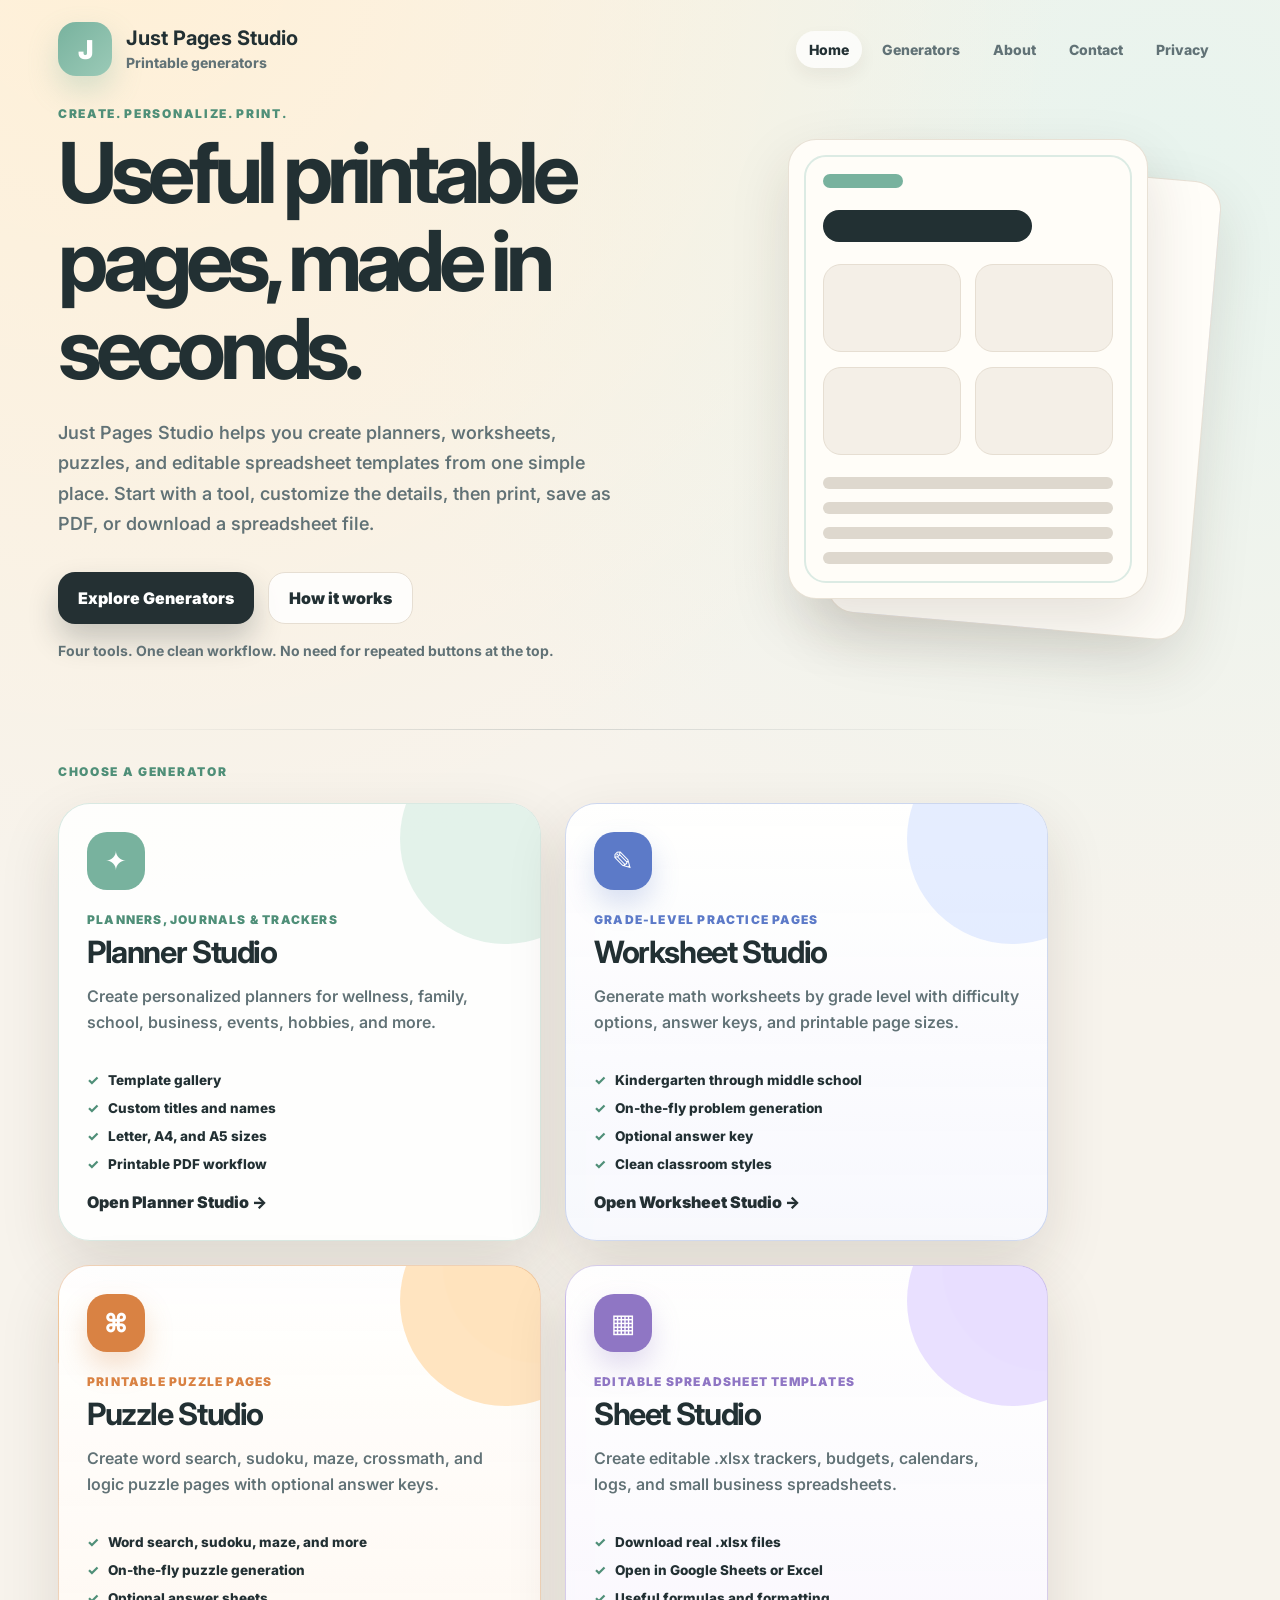
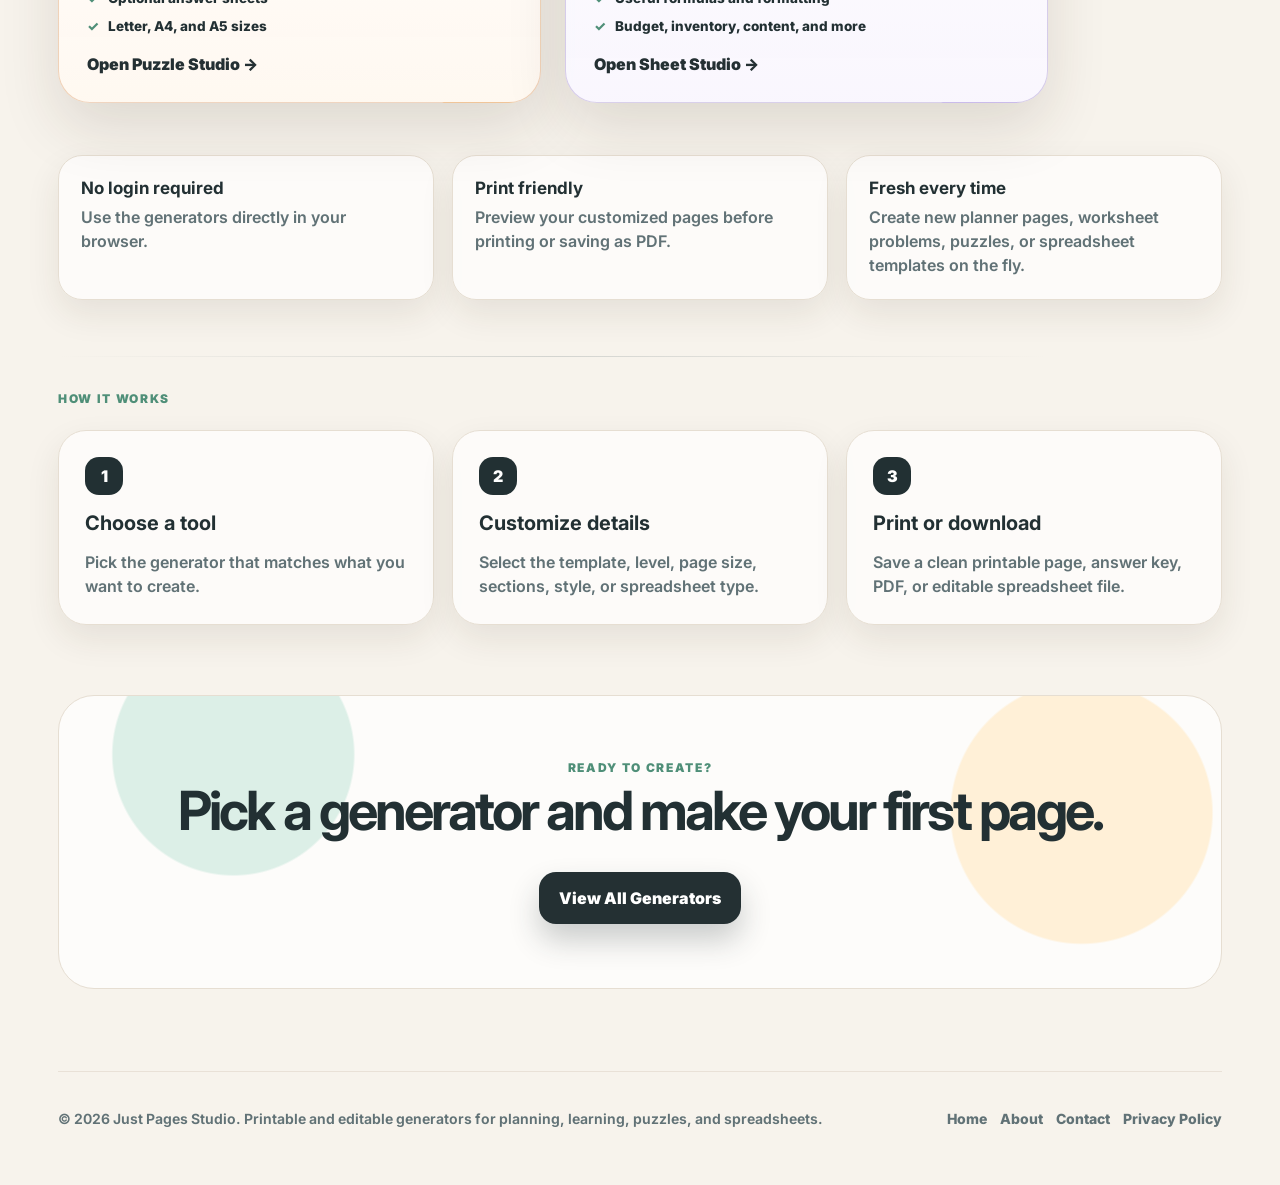
<file: index.html>
<!DOCTYPE html>
<html lang="en">
<head>
  <meta charset="UTF-8" />
  <meta name="viewport" content="width=device-width, initial-scale=1.0" />
  <title>Just Pages Studio | Printable Generators</title>
  <meta name="description" content="Create printable planners, worksheets, puzzle pages, and editable spreadsheet templates instantly with Just Pages Studio." />
  <link rel="preconnect" href="https://fonts.googleapis.com">
  <link rel="preconnect" href="https://fonts.gstatic.com" crossorigin>
  <link href="https://fonts.googleapis.com/css2?family=Inter:wght@400;500;600;700;800;900&display=swap" rel="stylesheet">
  <link rel="stylesheet" href="style.css?v=11" />
</head>
<body>
  <a class="skip-link" href="#main">Skip to content</a>
  <header class="site-header">
    <a class="brand" href="index.html">
      <span class="brand-mark">J</span>
      <span><strong>Just Pages Studio</strong><em>Printable generators</em></span>
    </a>
    <nav class="nav-links" aria-label="Main navigation">
      <a href="index.html" class="active">Home</a>
      <a href="index.html#generators">Generators</a>
      <a href="about.html">About</a>
      <a href="contact.html">Contact</a>
      <a href="privacy-policy.html">Privacy</a>
    </nav>
  </header>
  <main id="main">
    <section class="hero">
      <div class="hero-copy">
        <p class="eyebrow">Create. Personalize. Print.</p>
        <h1>Useful printable pages, made in seconds.</h1>
        <p class="hero-text">
          Just Pages Studio helps you create planners, worksheets, puzzles, and editable spreadsheet templates from one simple place. Start with a tool, customize the details, then print, save as PDF, or download a spreadsheet file.
        </p>
        <div class="hero-actions">
          <a class="primary-btn" href="#generators">Explore Generators</a>
          <a class="secondary-btn" href="#how-it-works">How it works</a>
        </div>
        <p class="hero-note">Four tools. One clean workflow. No need for repeated buttons at the top.</p>
      </div>

      <div class="hero-preview" aria-label="Printable preview illustration">
        <div class="preview-page page-back"></div>
        <div class="preview-page page-front">
          <div class="page-header-line"></div>
          <div class="page-title-line"></div>
          <div class="mini-grid"><span></span><span></span><span></span><span></span></div>
          <div class="line-stack"><span></span><span></span><span></span><span></span></div>
        </div>
      </div>
    </section>

    <div class="section-divider" aria-hidden="true"></div>

    <section class="tool-section" id="generators">
      <div class="section-heading compact-heading">
        <p class="eyebrow">Choose a generator</p>
      </div>

      <div class="tool-grid">
        <a class="tool-card planner-card" href="Planners/">
          <div class="tool-icon">✦</div>
          <p class="card-kicker">Planners, journals & trackers</p>
          <h3>Planner Studio</h3>
          <p>Create personalized planners for wellness, family, school, business, events, hobbies, and more.</p>
          <ul>
            <li>Template gallery</li>
            <li>Custom titles and names</li>
            <li>Letter, A4, and A5 sizes</li>
            <li>Printable PDF workflow</li>
          </ul>
          <span class="card-link">Open Planner Studio →</span>
        </a>

        <a class="tool-card worksheet-card" href="Worksheets/">
          <div class="tool-icon">✎</div>
          <p class="card-kicker">Grade-level practice pages</p>
          <h3>Worksheet Studio</h3>
          <p>Generate math worksheets by grade level with difficulty options, answer keys, and printable page sizes.</p>
          <ul>
            <li>Kindergarten through middle school</li>
            <li>On-the-fly problem generation</li>
            <li>Optional answer key</li>
            <li>Clean classroom styles</li>
          </ul>
          <span class="card-link">Open Worksheet Studio →</span>
        </a>

        <a class="tool-card puzzle-card" href="Puzzles/">
          <div class="tool-icon">⌘</div>
          <p class="card-kicker">Printable puzzle pages</p>
          <h3>Puzzle Studio</h3>
          <p>Create word search, sudoku, maze, crossmath, and logic puzzle pages with optional answer keys.</p>
          <ul>
            <li>Word search, sudoku, maze, and more</li>
            <li>On-the-fly puzzle generation</li>
            <li>Optional answer sheets</li>
            <li>Letter, A4, and A5 sizes</li>
          </ul>
          <span class="card-link">Open Puzzle Studio →</span>
        </a>

        <a class="tool-card sheet-card" href="Sheets/">
          <div class="tool-icon">▦</div>
          <p class="card-kicker">Editable spreadsheet templates</p>
          <h3>Sheet Studio</h3>
          <p>Create editable .xlsx trackers, budgets, calendars, logs, and small business spreadsheets.</p>
          <ul>
            <li>Download real .xlsx files</li>
            <li>Open in Google Sheets or Excel</li>
            <li>Useful formulas and formatting</li>
            <li>Budget, inventory, content, and more</li>
          </ul>
          <span class="card-link">Open Sheet Studio →</span>
        </a>
      </div>
    </section>

    <section class="feature-band" aria-label="Site benefits">
      <div><strong>No login required</strong><span>Use the generators directly in your browser.</span></div>
      <div><strong>Print friendly</strong><span>Preview your customized pages before printing or saving as PDF.</span></div>
      <div><strong>Fresh every time</strong><span>Create new planner pages, worksheet problems, puzzles, or spreadsheet templates on the fly.</span></div>
    </section>

    <div class="section-divider" aria-hidden="true"></div>

    <section class="how-it-works" id="how-it-works">
      <div class="section-heading compact-heading">
        <p class="eyebrow">How it works</p>
      </div>
      <div class="steps">
        <div class="step"><span>1</span><h3>Choose a tool</h3><p>Pick the generator that matches what you want to create.</p></div>
        <div class="step"><span>2</span><h3>Customize details</h3><p>Select the template, level, page size, sections, style, or spreadsheet type.</p></div>
        <div class="step"><span>3</span><h3>Print or download</h3><p>Save a clean printable page, answer key, PDF, or editable spreadsheet file.</p></div>
      </div>
    </section>

    <section class="cta">
      <p class="eyebrow">Ready to create?</p>
      <h2>Pick a generator and make your first page.</h2>
      <div class="hero-actions">
        <a class="primary-btn" href="#generators">View All Generators</a>
      </div>
    </section>
  </main>
  <footer class="site-footer">
    <div class="footer-inner">
      <p>© <span id="year"></span> Just Pages Studio. Printable and editable generators for planning, learning, puzzles, and spreadsheets.</p>
      <nav class="footer-links" aria-label="Footer navigation">
        <a href="index.html">Home</a>
        <a href="about.html">About</a>
        <a href="contact.html">Contact</a>
        <a href="privacy-policy.html">Privacy Policy</a>
      </nav>
    </div>
  </footer>
  <script>document.getElementById('year').textContent = new Date().getFullYear();</script>
</body>
</html>
</file>
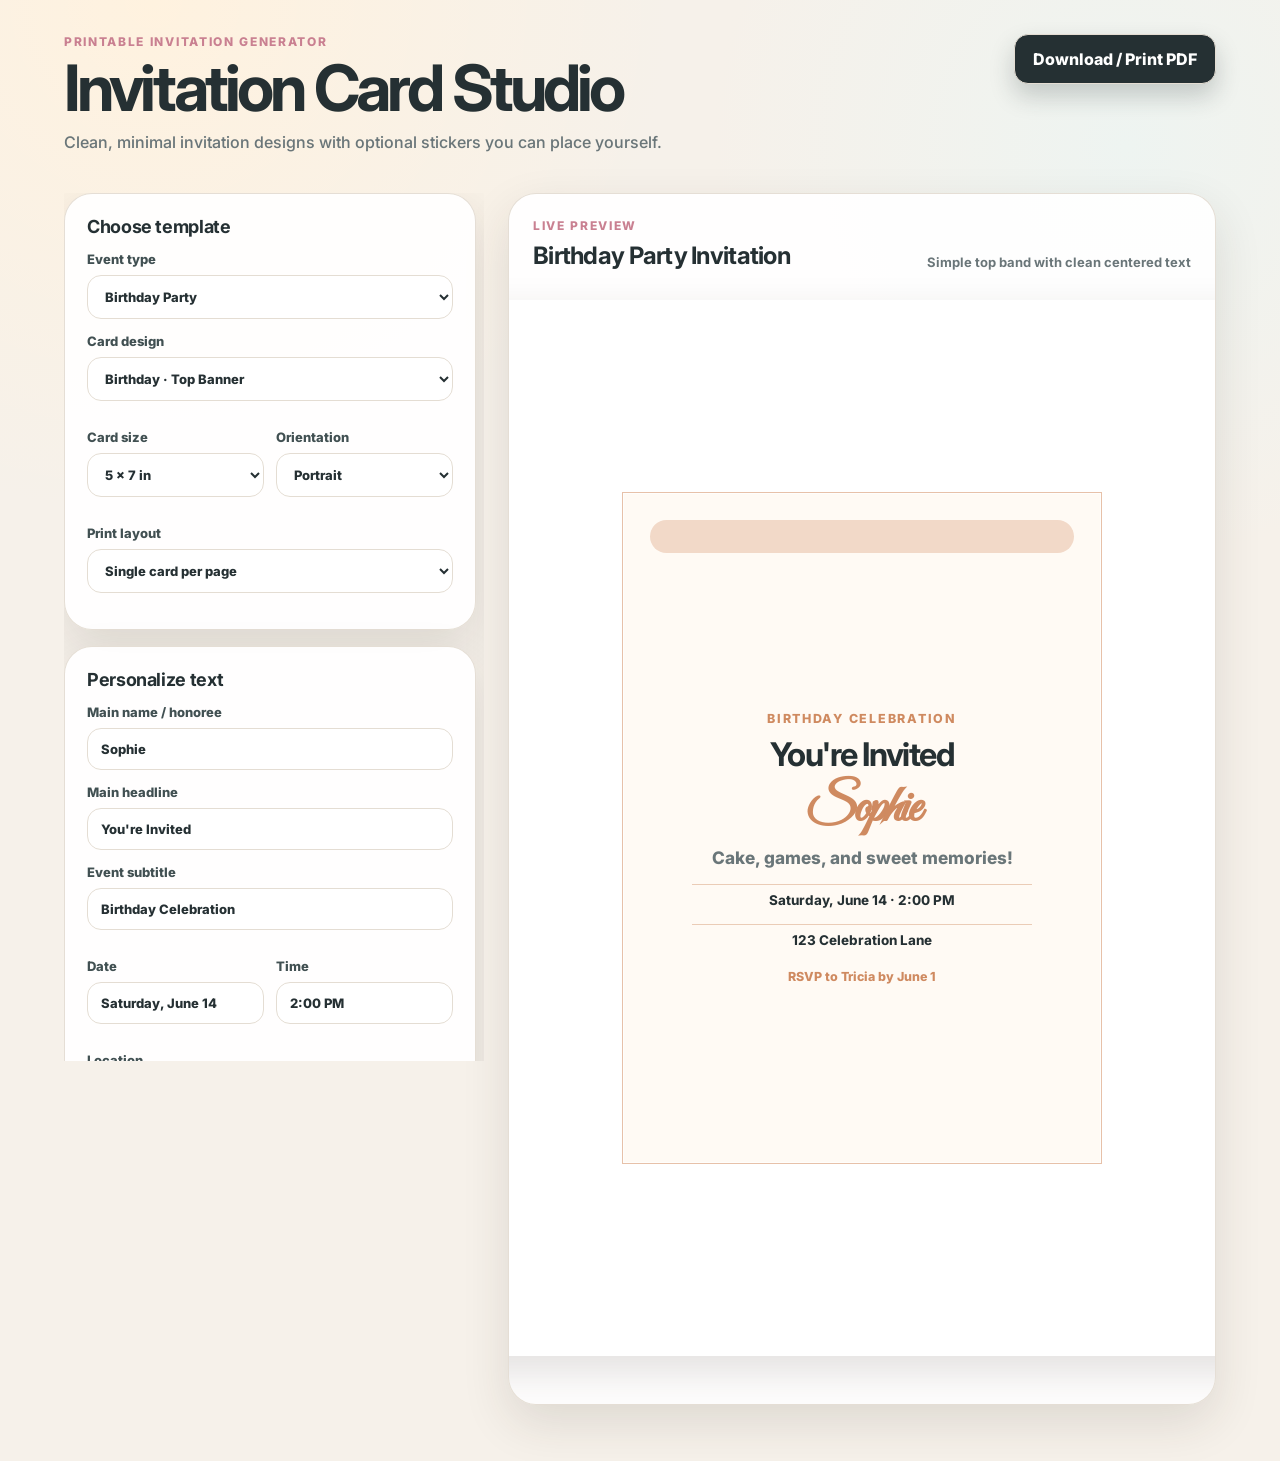
<file: Invitations/index.html>
<!DOCTYPE html>
<html lang="en">
<head>
  <meta charset="UTF-8" />
  <meta name="viewport" content="width=device-width, initial-scale=1.0" />
  <title>Invitation Card Studio | Just Pages Studio</title>
  <meta name="description" content="Create personalized printable invitation cards with clean minimal layouts and optional draggable stickers." />
  <link rel="preconnect" href="https://fonts.googleapis.com">
  <link rel="preconnect" href="https://fonts.gstatic.com" crossorigin>
  <link href="https://fonts.googleapis.com/css2?family=Inter:wght@400;500;600;700;800&family=Playfair+Display:wght@600;700;800&family=Cormorant+Garamond:wght@500;600;700&family=DM+Serif+Display&family=Montserrat:wght@500;600;700;800&family=Great+Vibes&display=swap" rel="stylesheet">
  <link rel="stylesheet" href="style.css?v=8" />
</head>
<body>
  <header class="site-header">
    <div>
      <p class="eyebrow">Printable Invitation Generator</p>
      <h1>Invitation Card Studio</h1>
      <p class="subtitle">Clean, minimal invitation designs with optional stickers you can place yourself.</p>
    </div>
    <button id="printBtn" class="primary-btn">Download / Print PDF</button>
  </header>

  <main class="app-shell">
    <aside class="control-panel">
      <section class="panel-card">
        <h2>Choose template</h2>

        <label>
          Event type
          <select id="eventType">
            <option value="birthday" selected>Birthday Party</option>
            <option value="kidsBirthday">Kids Birthday</option>
            <option value="babyShower">Baby Shower</option>
            <option value="bridalShower">Bridal Shower</option>
            <option value="graduation">Graduation Party</option>
            <option value="wedding">Wedding Save the Date</option>
            <option value="holiday">Holiday Party</option>
            <option value="general">General Celebration</option>
          </select>
        </label>

        <label>
          Card design
          <select id="cardDesign"></select>
        </label>

        <div class="grid-2">
          <label>
            Card size
            <select id="cardSize">
              <option value="5x7" selected>5 × 7 in</option>
              <option value="4x6">4 × 6 in</option>
              <option value="square">5 × 5 in</option>
            </select>
          </label>

          <label>
            Orientation
            <select id="orientation">
              <option value="portrait" selected>Portrait</option>
              <option value="landscape">Landscape</option>
            </select>
          </label>
        </div>

        <label>
          Print layout
          <select id="printLayout">
            <option value="single" selected>Single card per page</option>
            <option value="twoUp">2 cards per page</option>
          </select>
        </label>
      </section>

      <section class="panel-card">
        <h2>Personalize text</h2>

        <label>
          Main name / honoree
          <input id="honoree" type="text" value="Sophie" />
        </label>

        <label>
          Main headline
          <input id="headline" type="text" value="You're Invited" />
        </label>

        <label>
          Event subtitle
          <input id="subtitleText" type="text" value="Birthday Celebration" />
        </label>

        <div class="grid-2">
          <label>
            Date
            <input id="eventDate" type="text" value="Saturday, June 14" />
          </label>
          <label>
            Time
            <input id="eventTime" type="text" value="2:00 PM" />
          </label>
        </div>

        <label>
          Location
          <input id="location" type="text" value="123 Celebration Lane" />
        </label>

        <label>
          RSVP
          <input id="rsvp" type="text" value="RSVP to Tricia by June 1" />
        </label>

        <label>
          Extra note
          <input id="note" type="text" value="Cake, games, and sweet memories!" />
        </label>

        <label class="toggle-row">
          <input id="showBack" type="checkbox" />
          Add simple back side
        </label>

        <label>
          Back side note
          <textarea id="backNote" rows="4">Thank you for celebrating with us!</textarea>
        </label>
      </section>

      <section class="panel-card">
        <h2>Style</h2>

        <label>
          Color palette
          <select id="palette">
            <option value="blush" selected>Blush Rose</option>
            <option value="sage">Sage Garden</option>
            <option value="sky">Soft Sky</option>
            <option value="lavender">Lavender</option>
            <option value="sunny">Sunny Party</option>
            <option value="classic">Classic Ink</option>
          </select>
        </label>

        <label>
          Font preset
          <select id="fontStyle">
            <option value="modern" selected>Modern</option>
            <option value="elegant">Elegant Serif</option>
            <option value="script">Script Accent</option>
            <option value="custom">Custom Font Mix</option>
          </select>
        </label>

        <div class="grid-2">
          <label>
            Headline font
            <select id="headlineFont">
              <option value="inter" selected>Inter</option>
              <option value="playfair">Playfair Display</option>
              <option value="dmserif">DM Serif Display</option>
              <option value="cormorant">Cormorant Garamond</option>
              <option value="montserrat">Montserrat</option>
              <option value="greatvibes">Great Vibes</option>
            </select>
          </label>
          <label>
            Name font
            <select id="nameFont">
              <option value="inter">Inter</option>
              <option value="playfair" selected>Playfair Display</option>
              <option value="dmserif">DM Serif Display</option>
              <option value="cormorant">Cormorant Garamond</option>
              <option value="montserrat">Montserrat</option>
              <option value="greatvibes">Great Vibes</option>
            </select>
          </label>
        </div>

        <label>
          Body / detail font
          <select id="bodyFont">
            <option value="inter" selected>Inter</option>
            <option value="playfair">Playfair Display</option>
            <option value="dmserif">DM Serif Display</option>
            <option value="cormorant">Cormorant Garamond</option>
            <option value="montserrat">Montserrat</option>
          </select>
        </label>

        <div class="grid-2">
          <label>
            Accent color
            <input id="accentColor" type="color" value="#c98091" />
          </label>
          <label>
            Background
            <input id="bgColor" type="color" value="#fff8f5" />
          </label>
        </div>

        <label class="toggle-row">
          <input id="useCustomColors" type="checkbox" />
          Use custom colors
        </label>

        <div class="button-row">
          <button id="sampleBtn" class="secondary-btn full" type="button">Use Sample Text</button>
          <button id="refreshBtn" class="secondary-btn full" type="button">Refresh Preview</button>
        </div>
      </section>

      <section class="panel-card">
        <h2>Stickers</h2>
        <p class="panel-help">Click a sticker to add it. Then drag it on the card preview. You can resize or rotate the selected sticker.</p>
        <div id="stickerLibrary" class="sticker-library"></div>

        <div class="sticker-tools">
          <label>
            Sticker size
            <input id="stickerSize" type="range" min="8" max="28" step="1" value="14" disabled />
          </label>
          <label>
            Sticker rotate
            <input id="stickerRotate" type="range" min="-180" max="180" step="1" value="0" disabled />
          </label>
          <div class="button-row inline-actions">
            <button id="deleteStickerBtn" class="secondary-btn full" type="button" disabled>Delete selected sticker</button>
            <button id="clearStickersBtn" class="secondary-btn full" type="button">Clear all stickers</button>
          </div>
        </div>
      </section>
    </aside>

    <section class="preview-area">
      <div class="preview-toolbar">
        <div>
          <p class="eyebrow">Live Preview</p>
          <h2 id="previewTitle">Birthday Party Invitation</h2>
        </div>
        <p id="designNote" class="design-note">Clean minimal layout</p>
      </div>

      <div id="invitationPreview" class="invitation-preview"></div>
    </section>
  </main>

  <script src="app.js?v=8"></script>
</body>
</html>
</file>
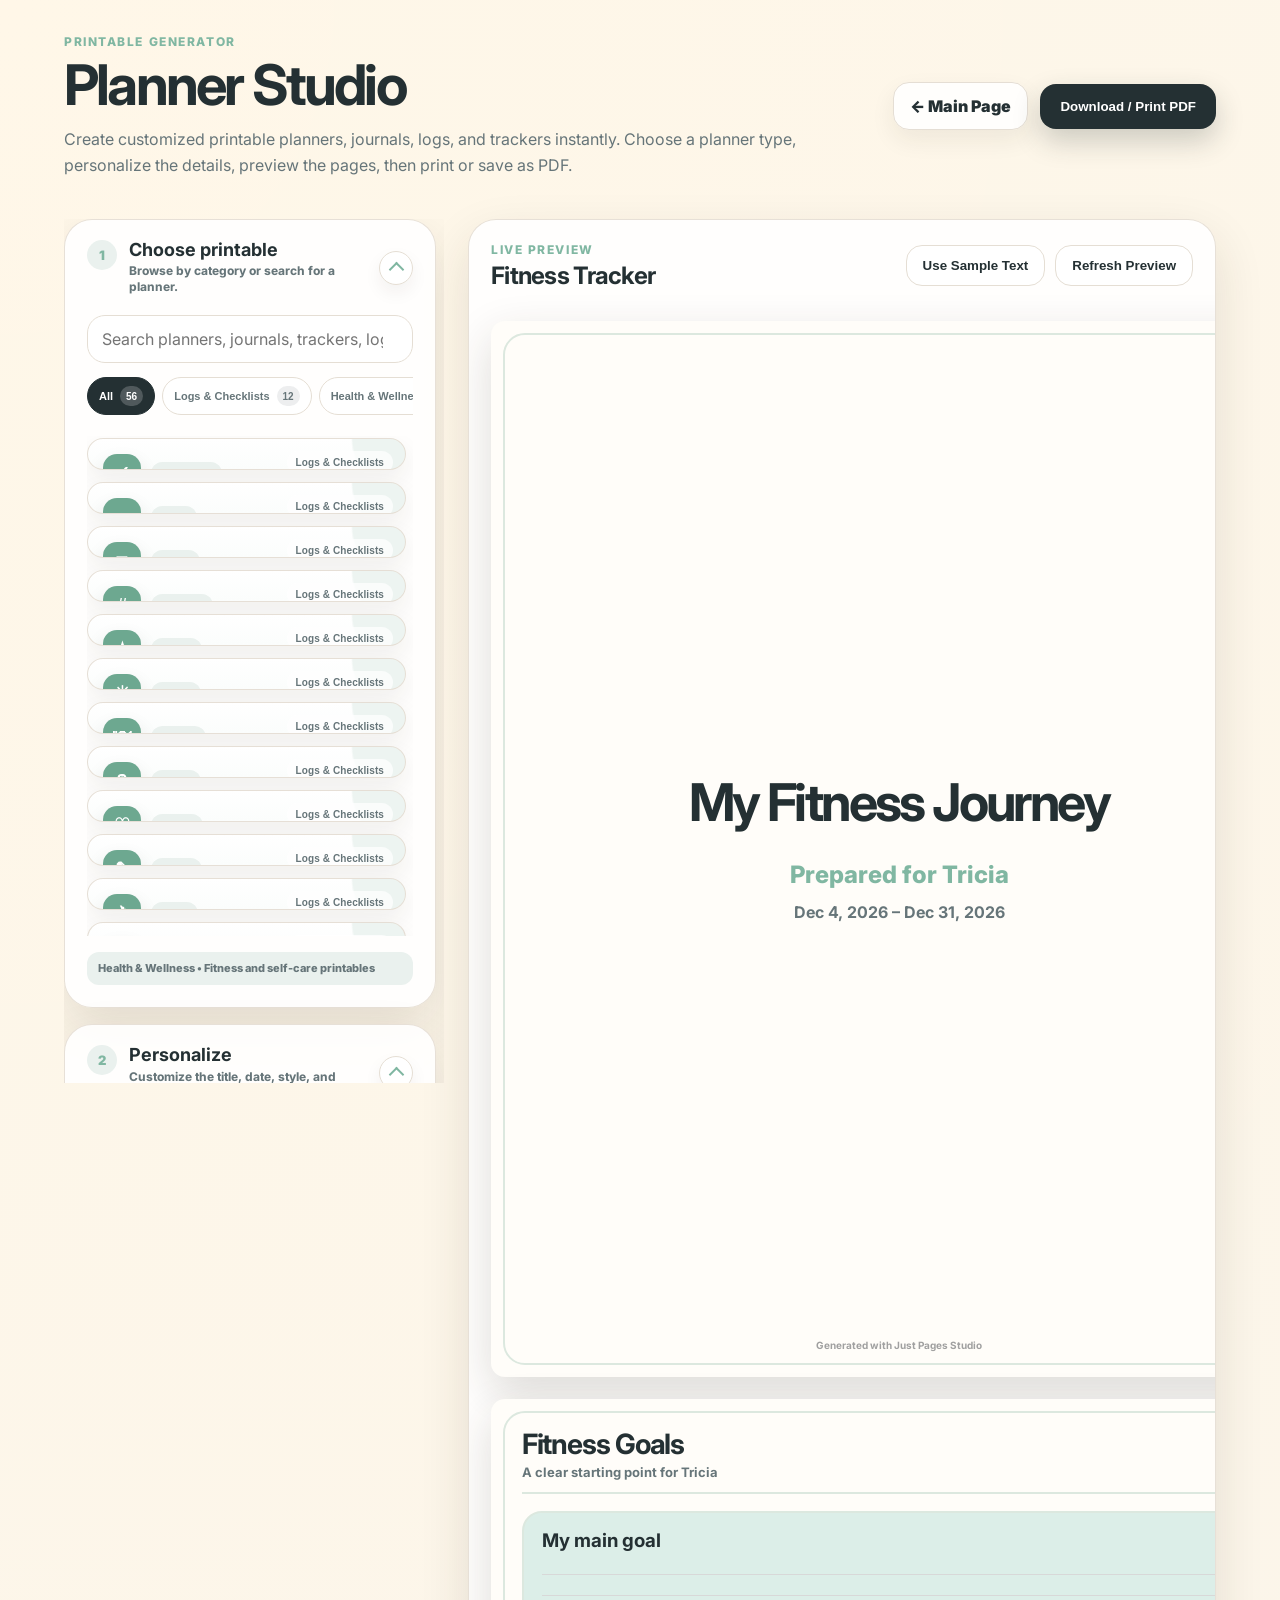
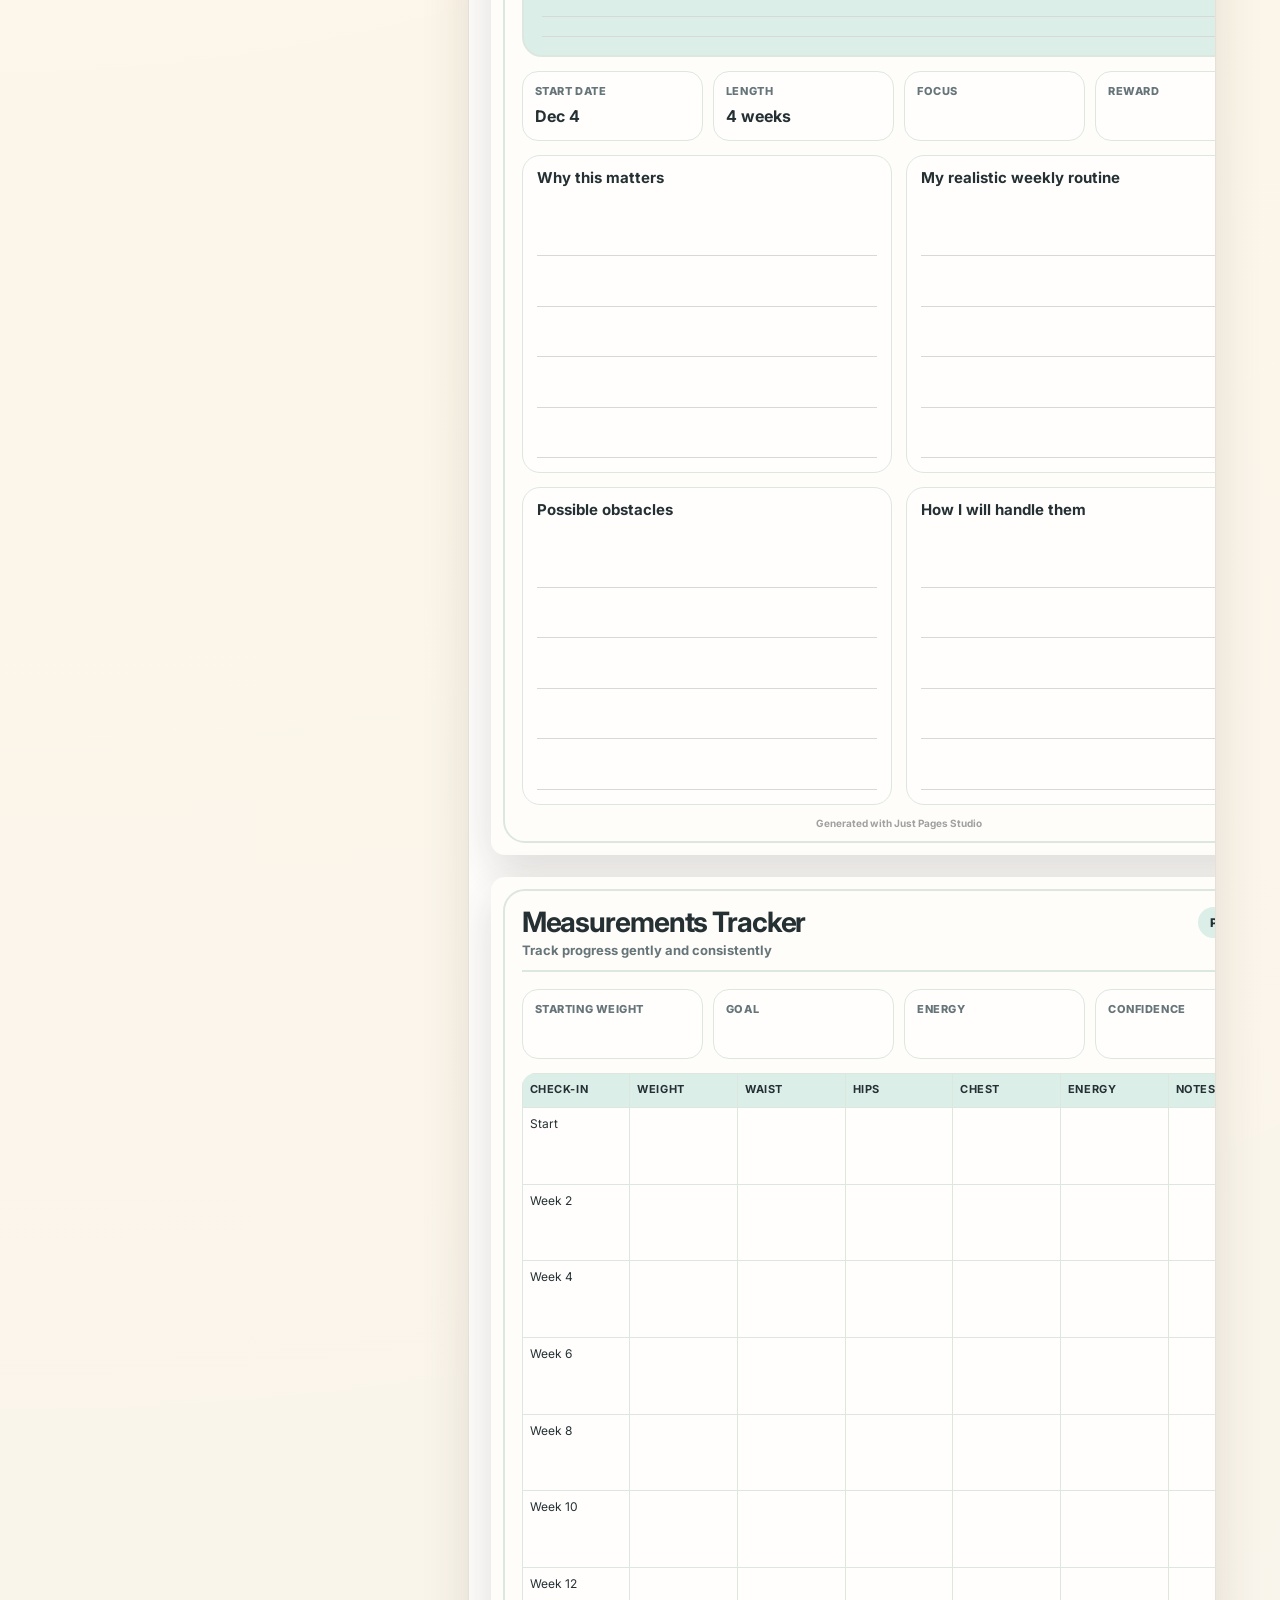
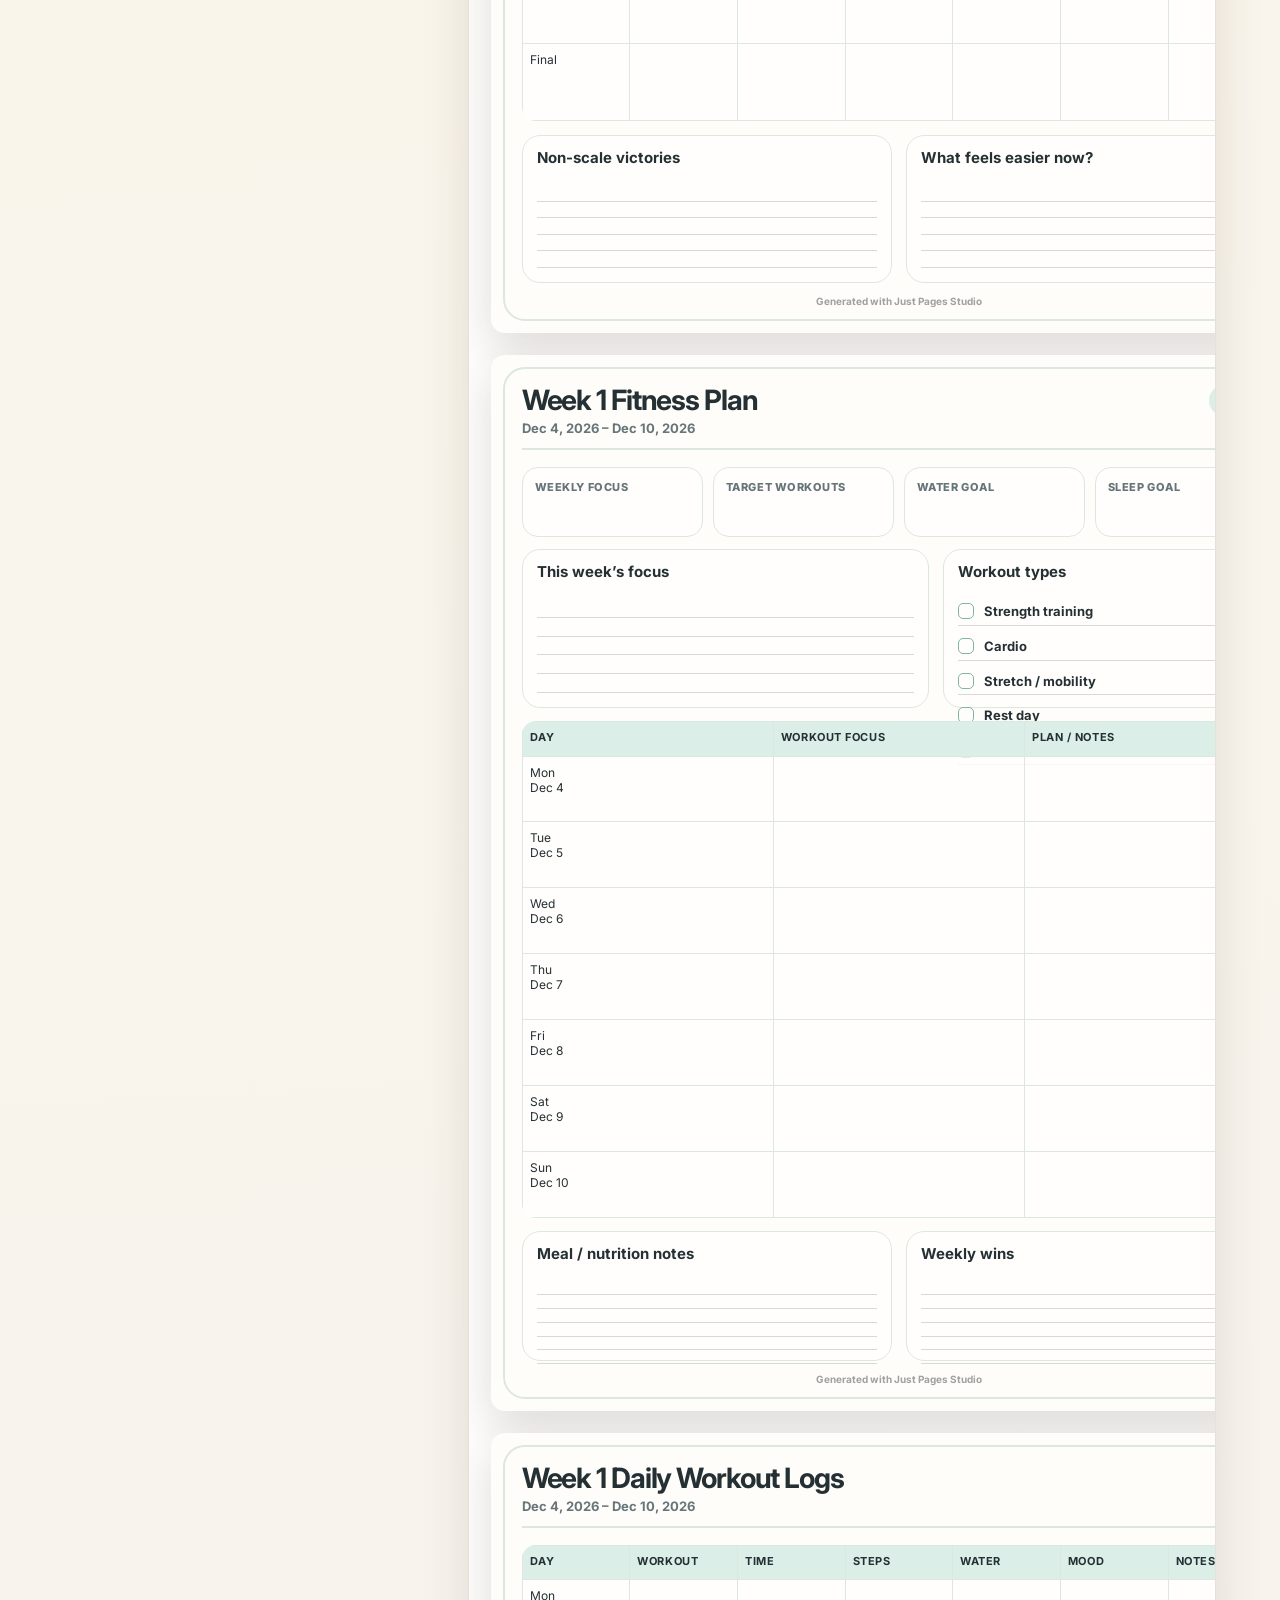
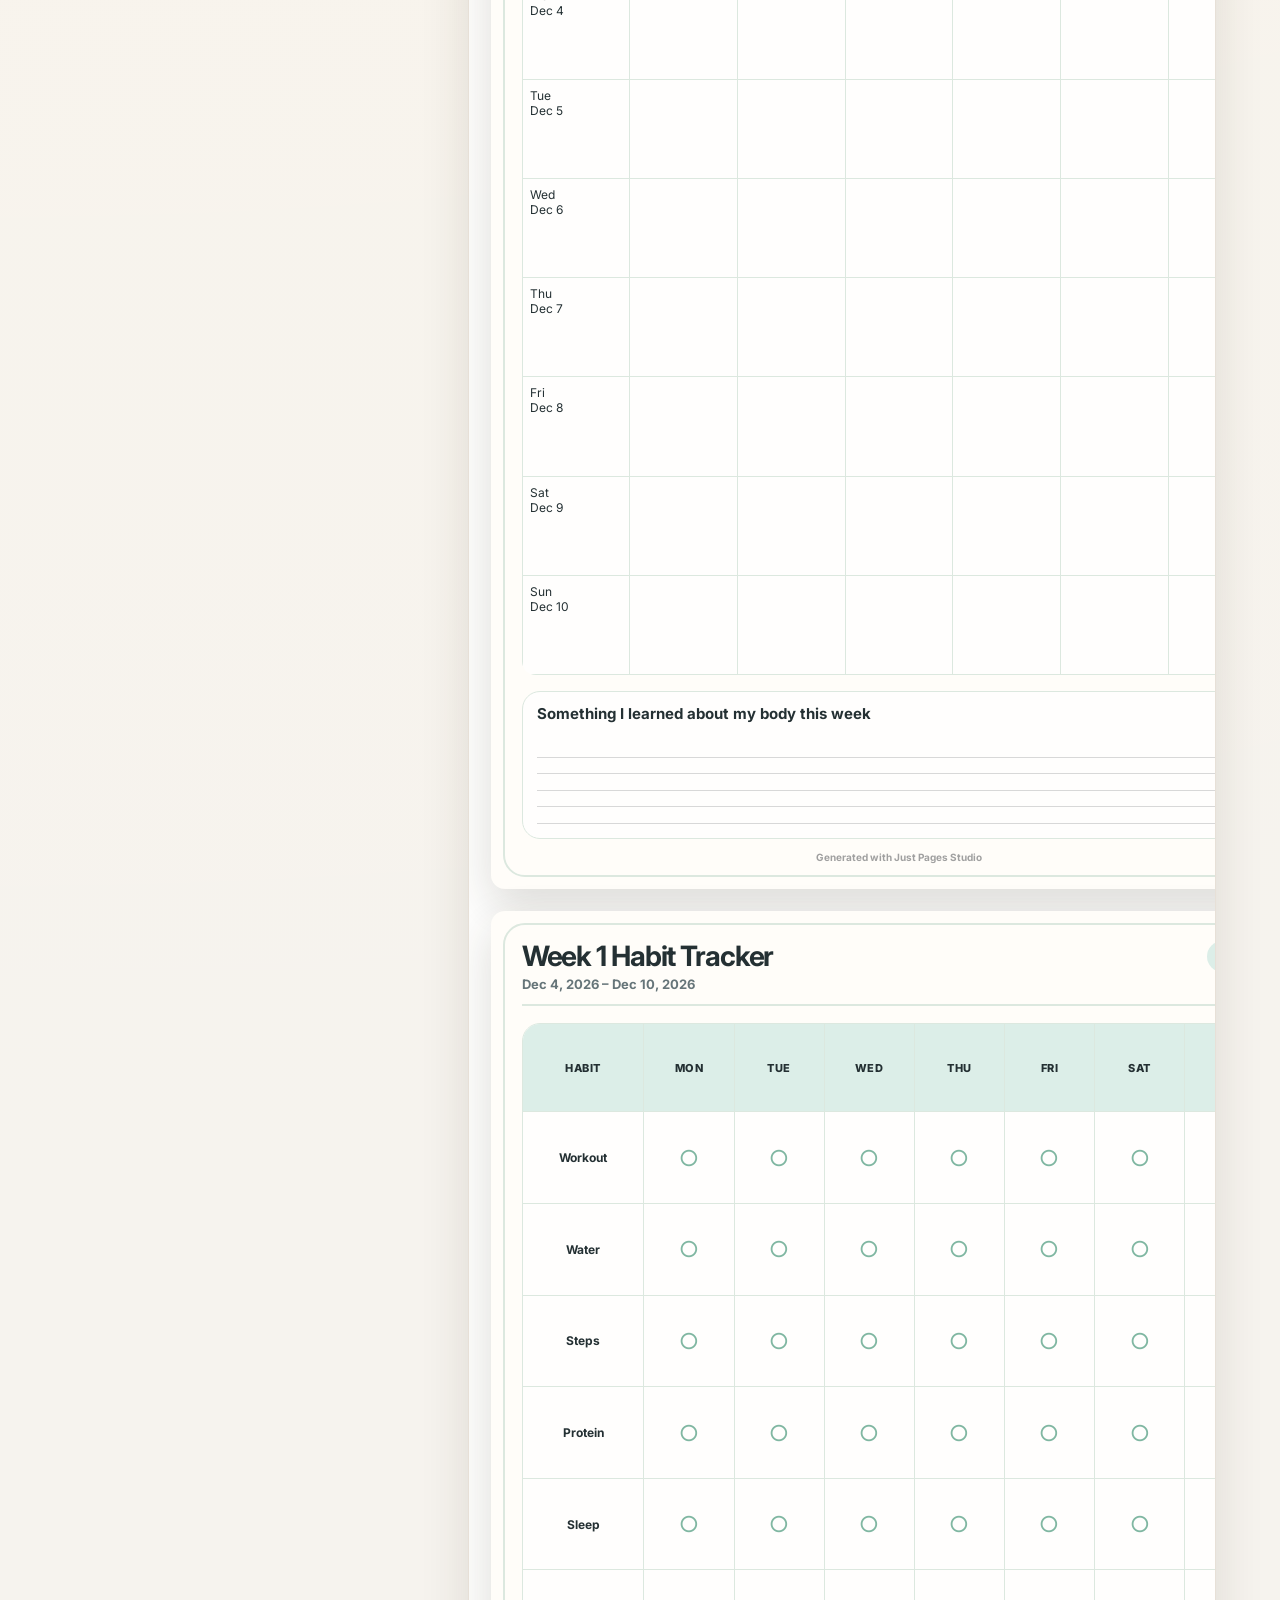
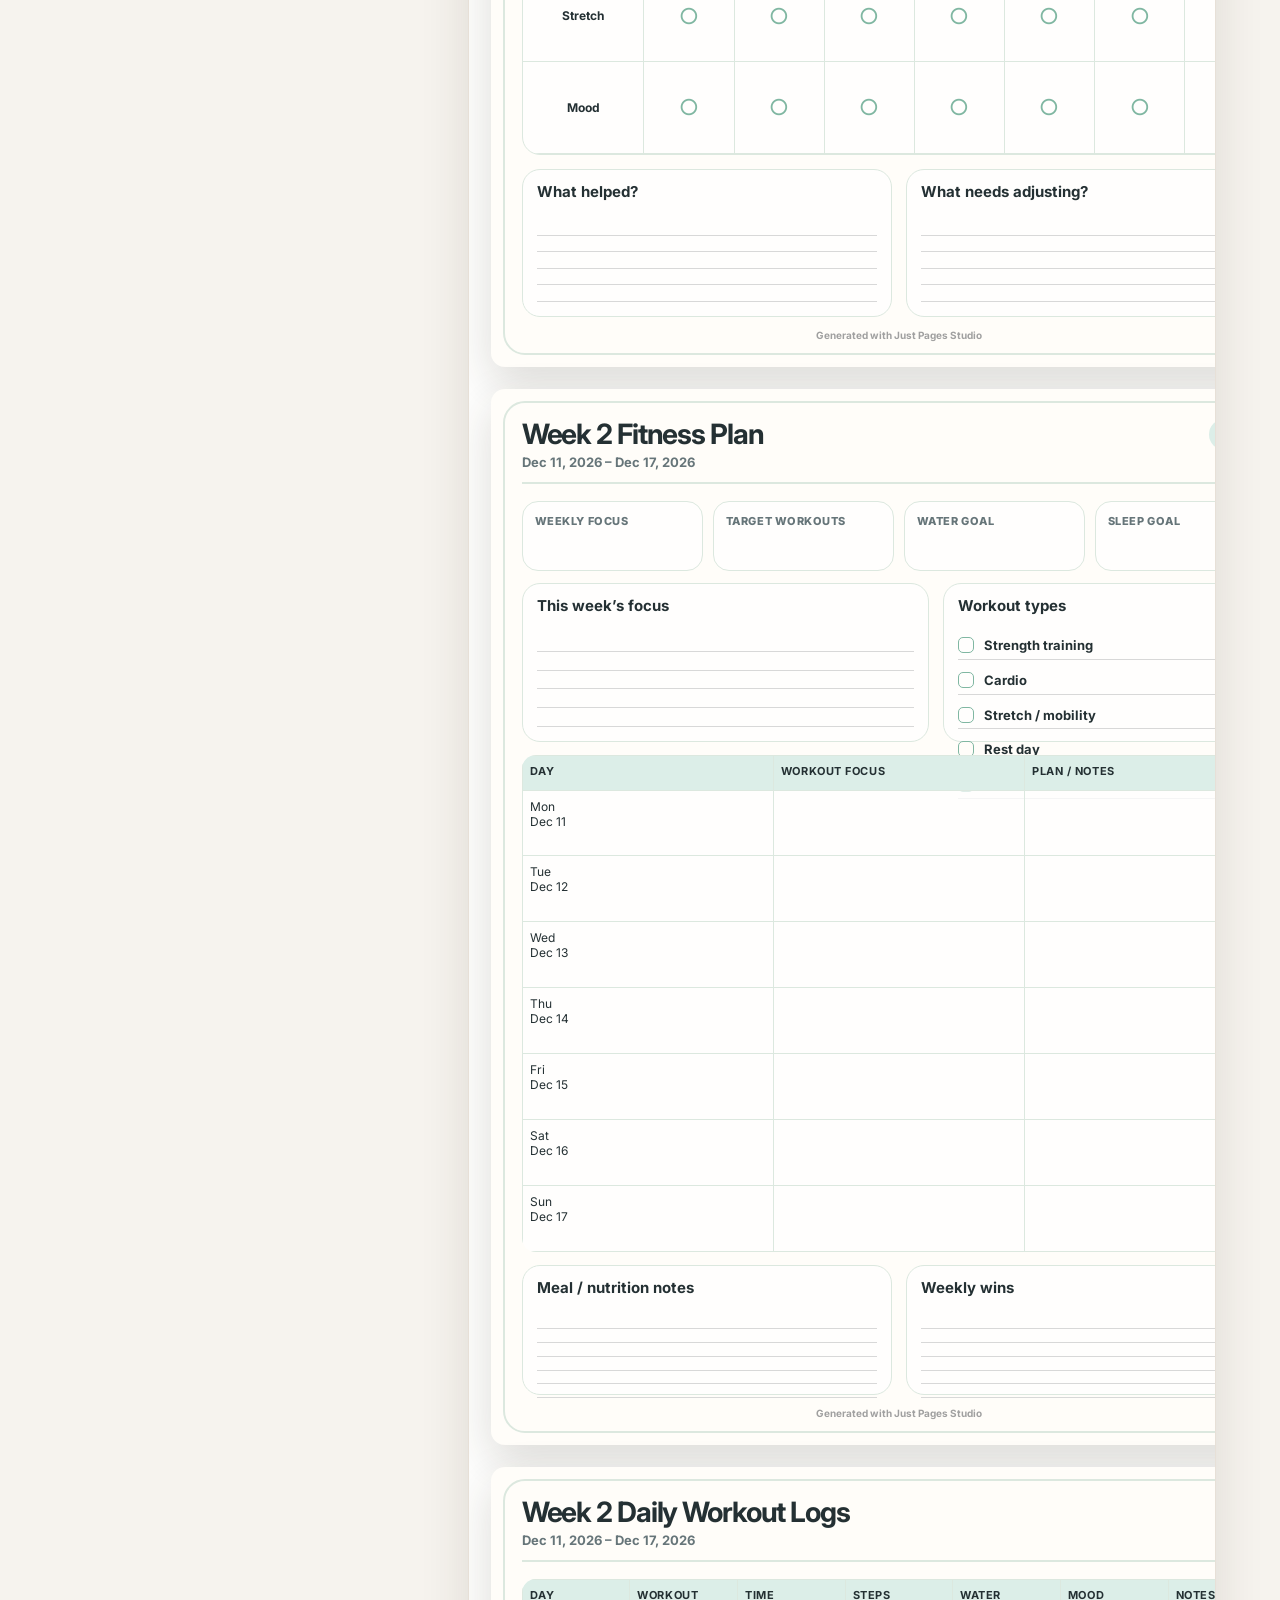
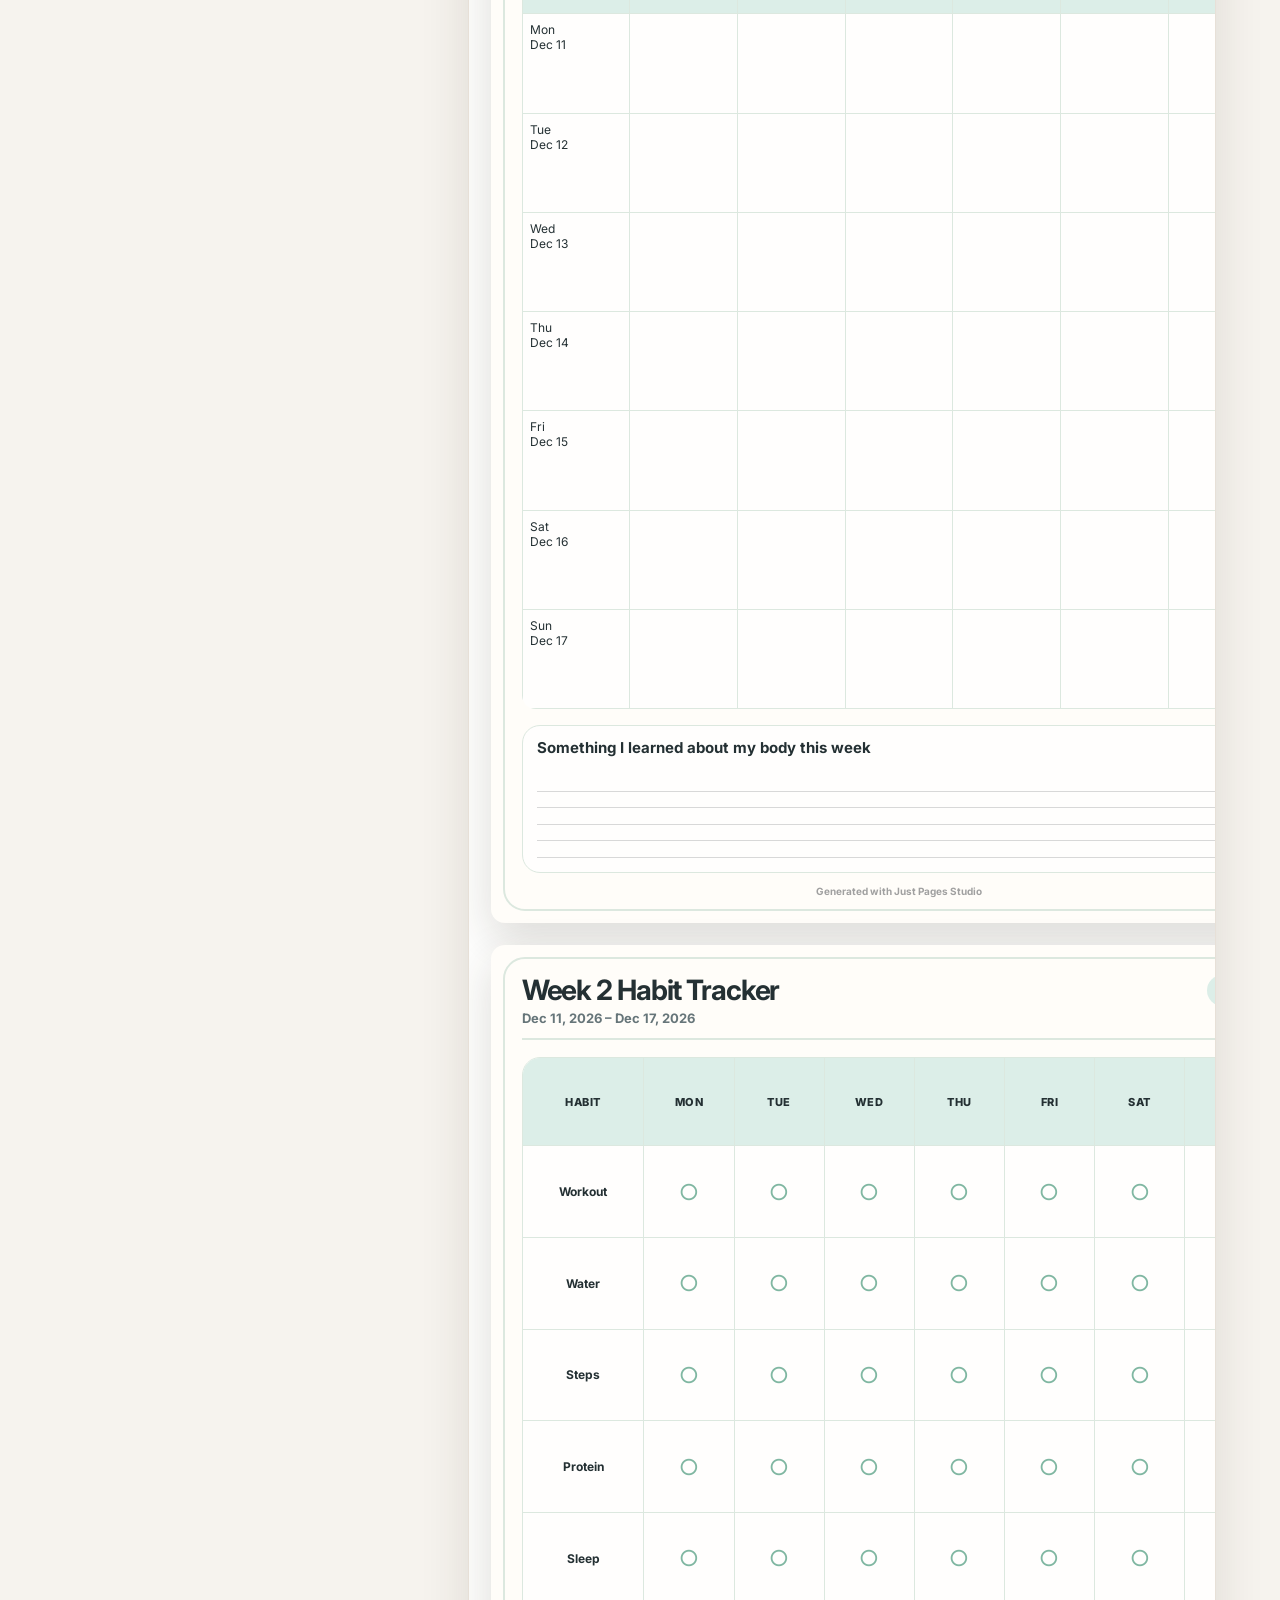
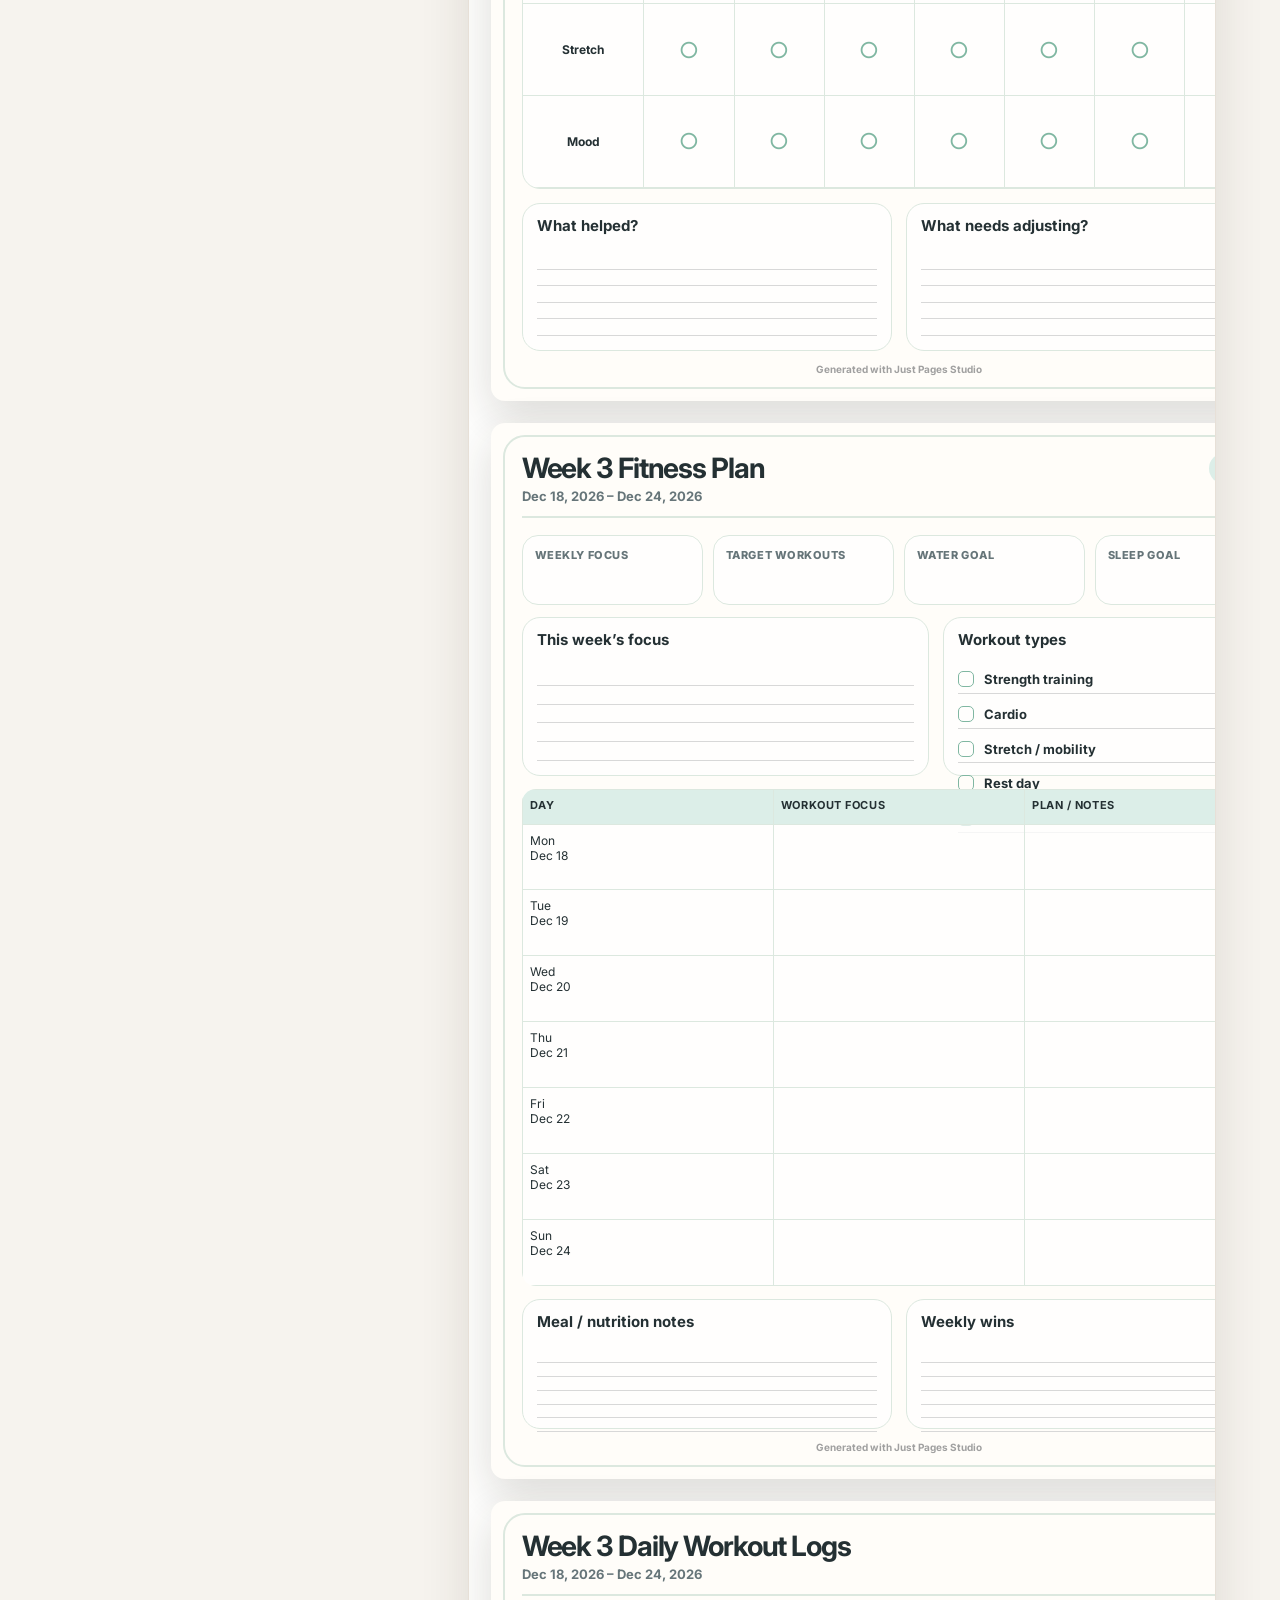
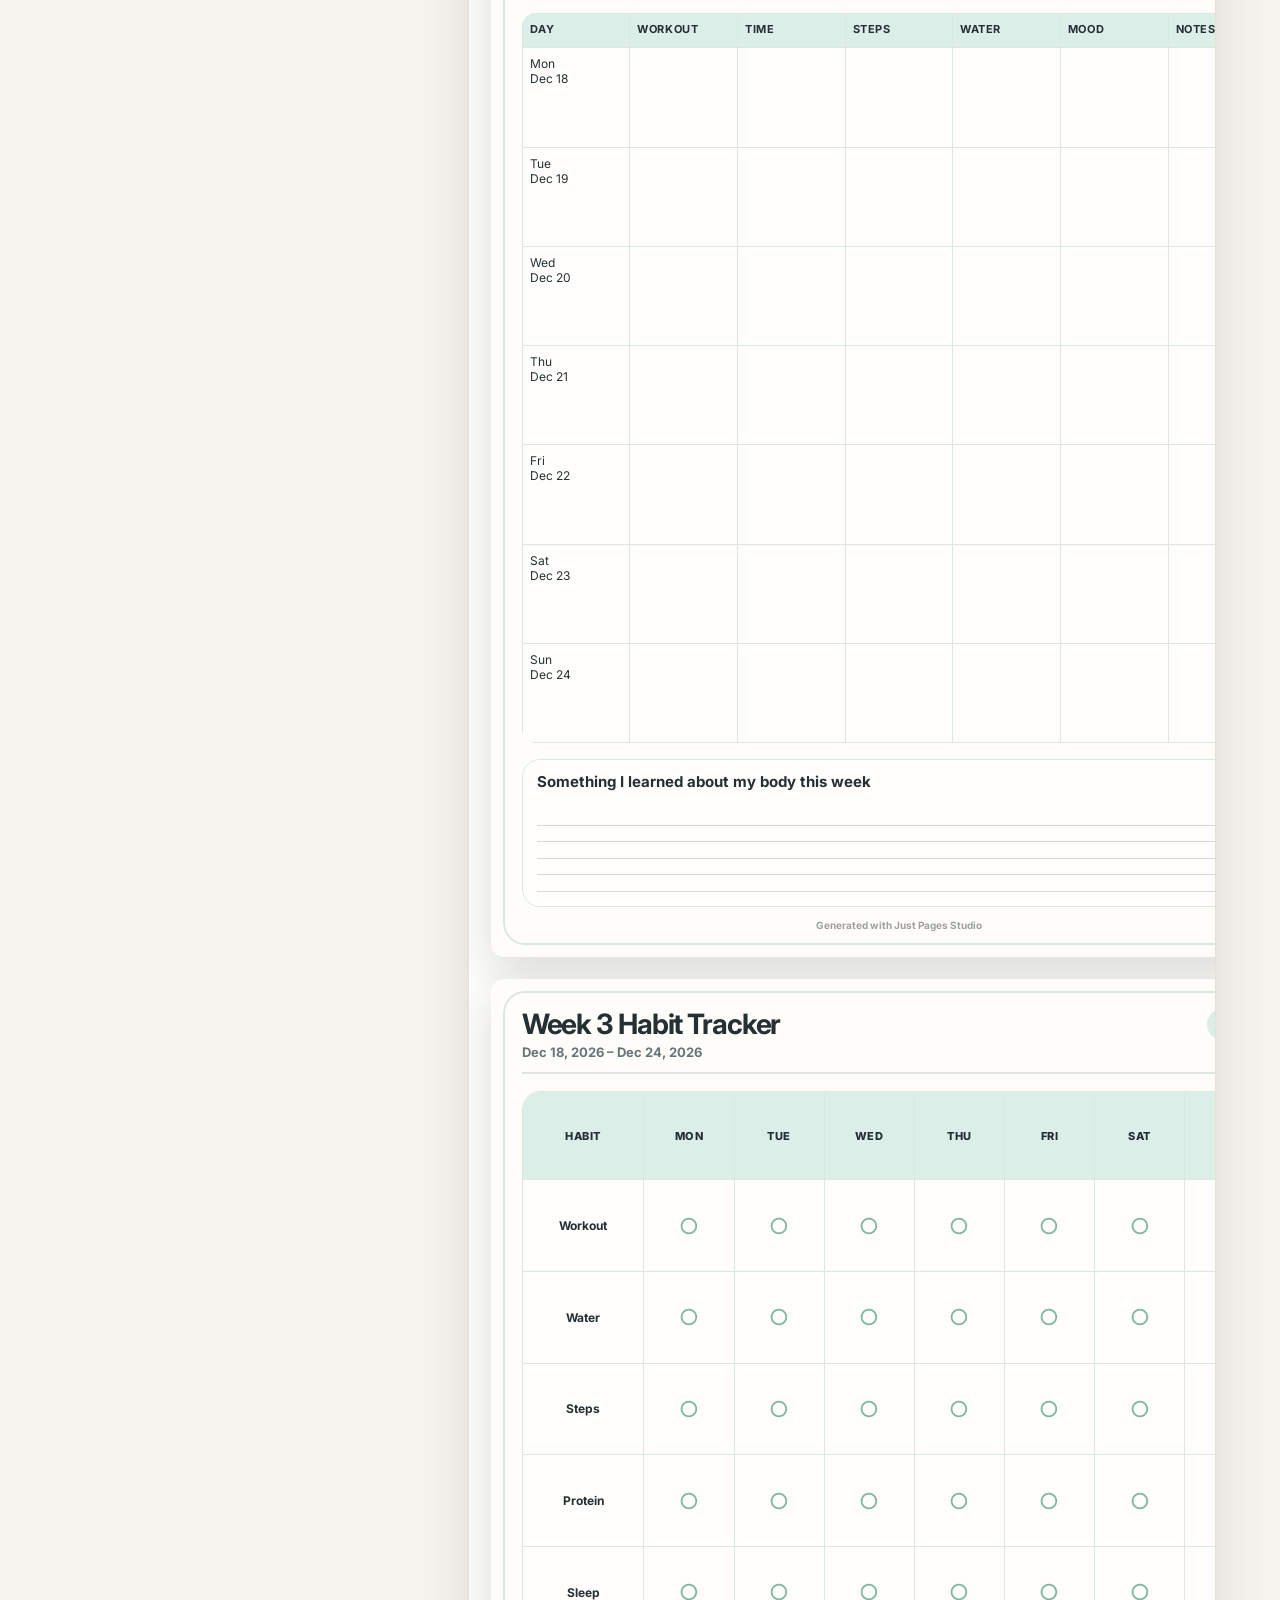
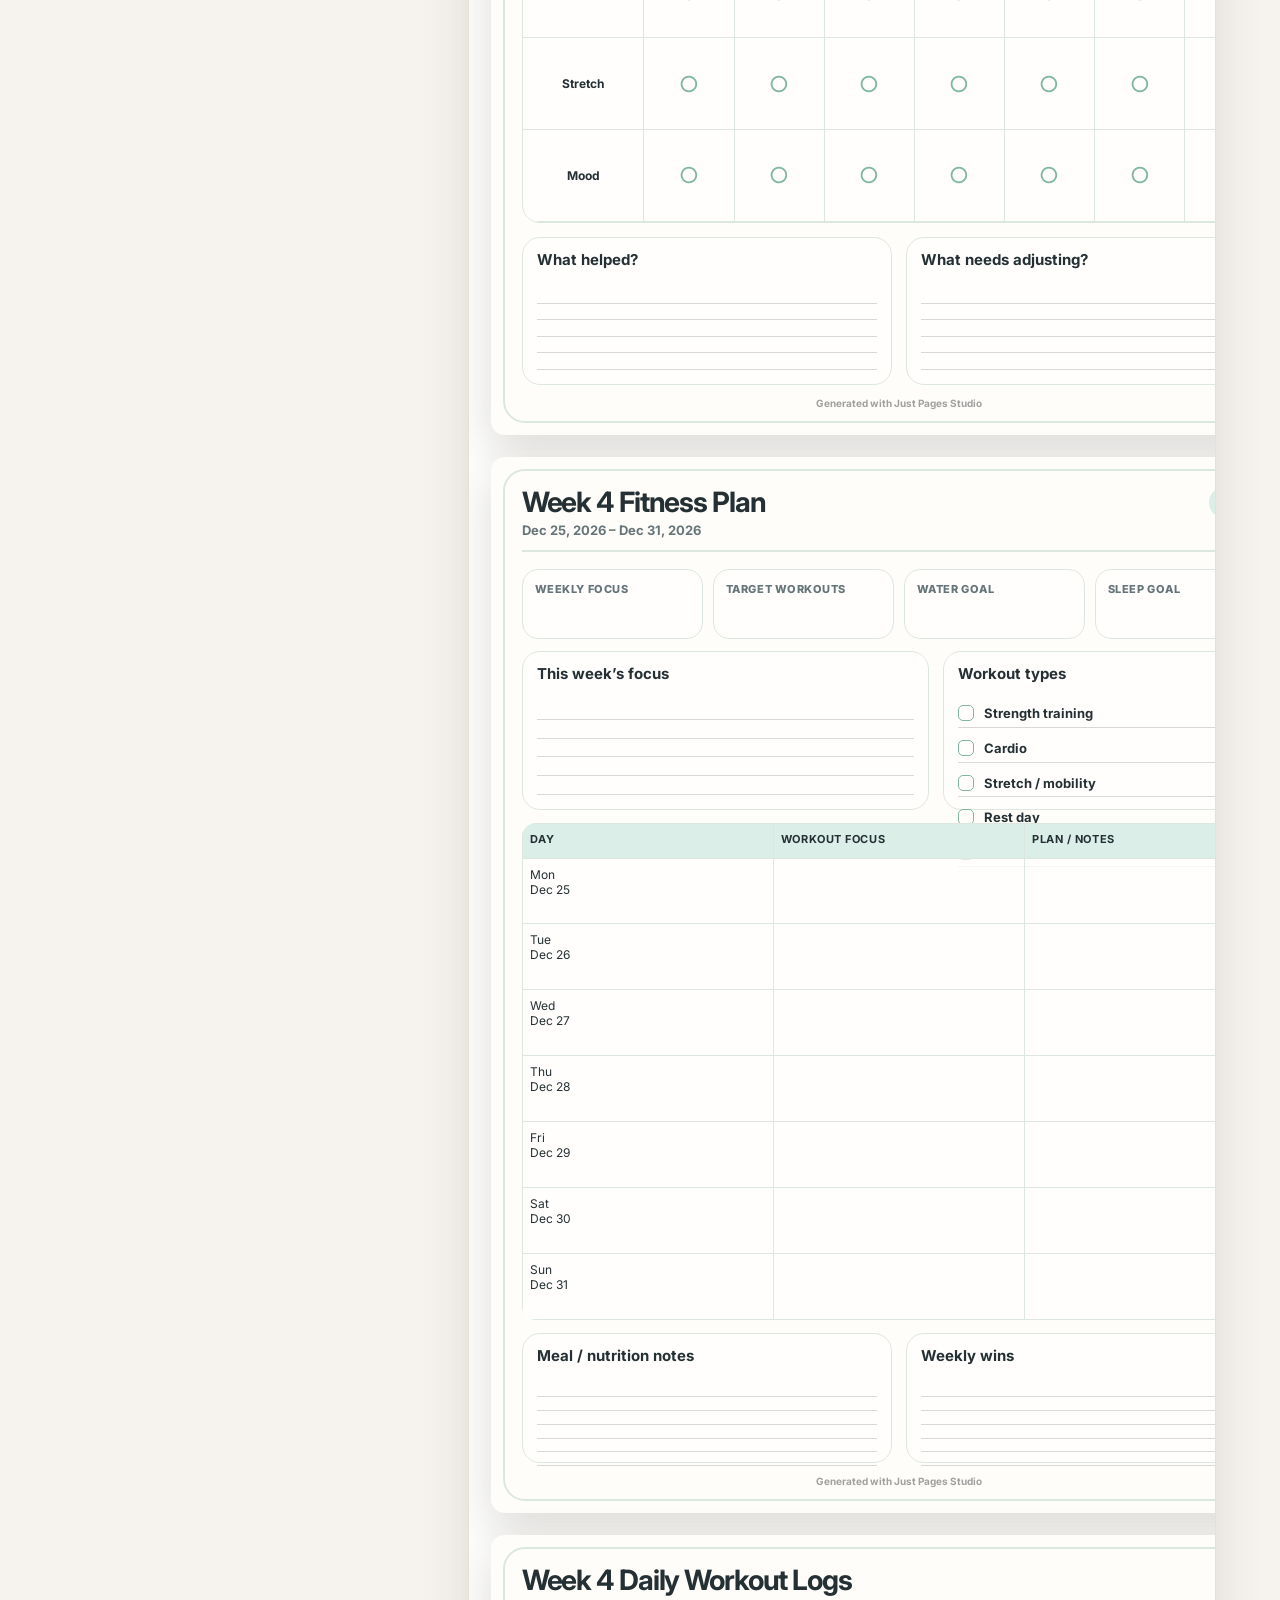
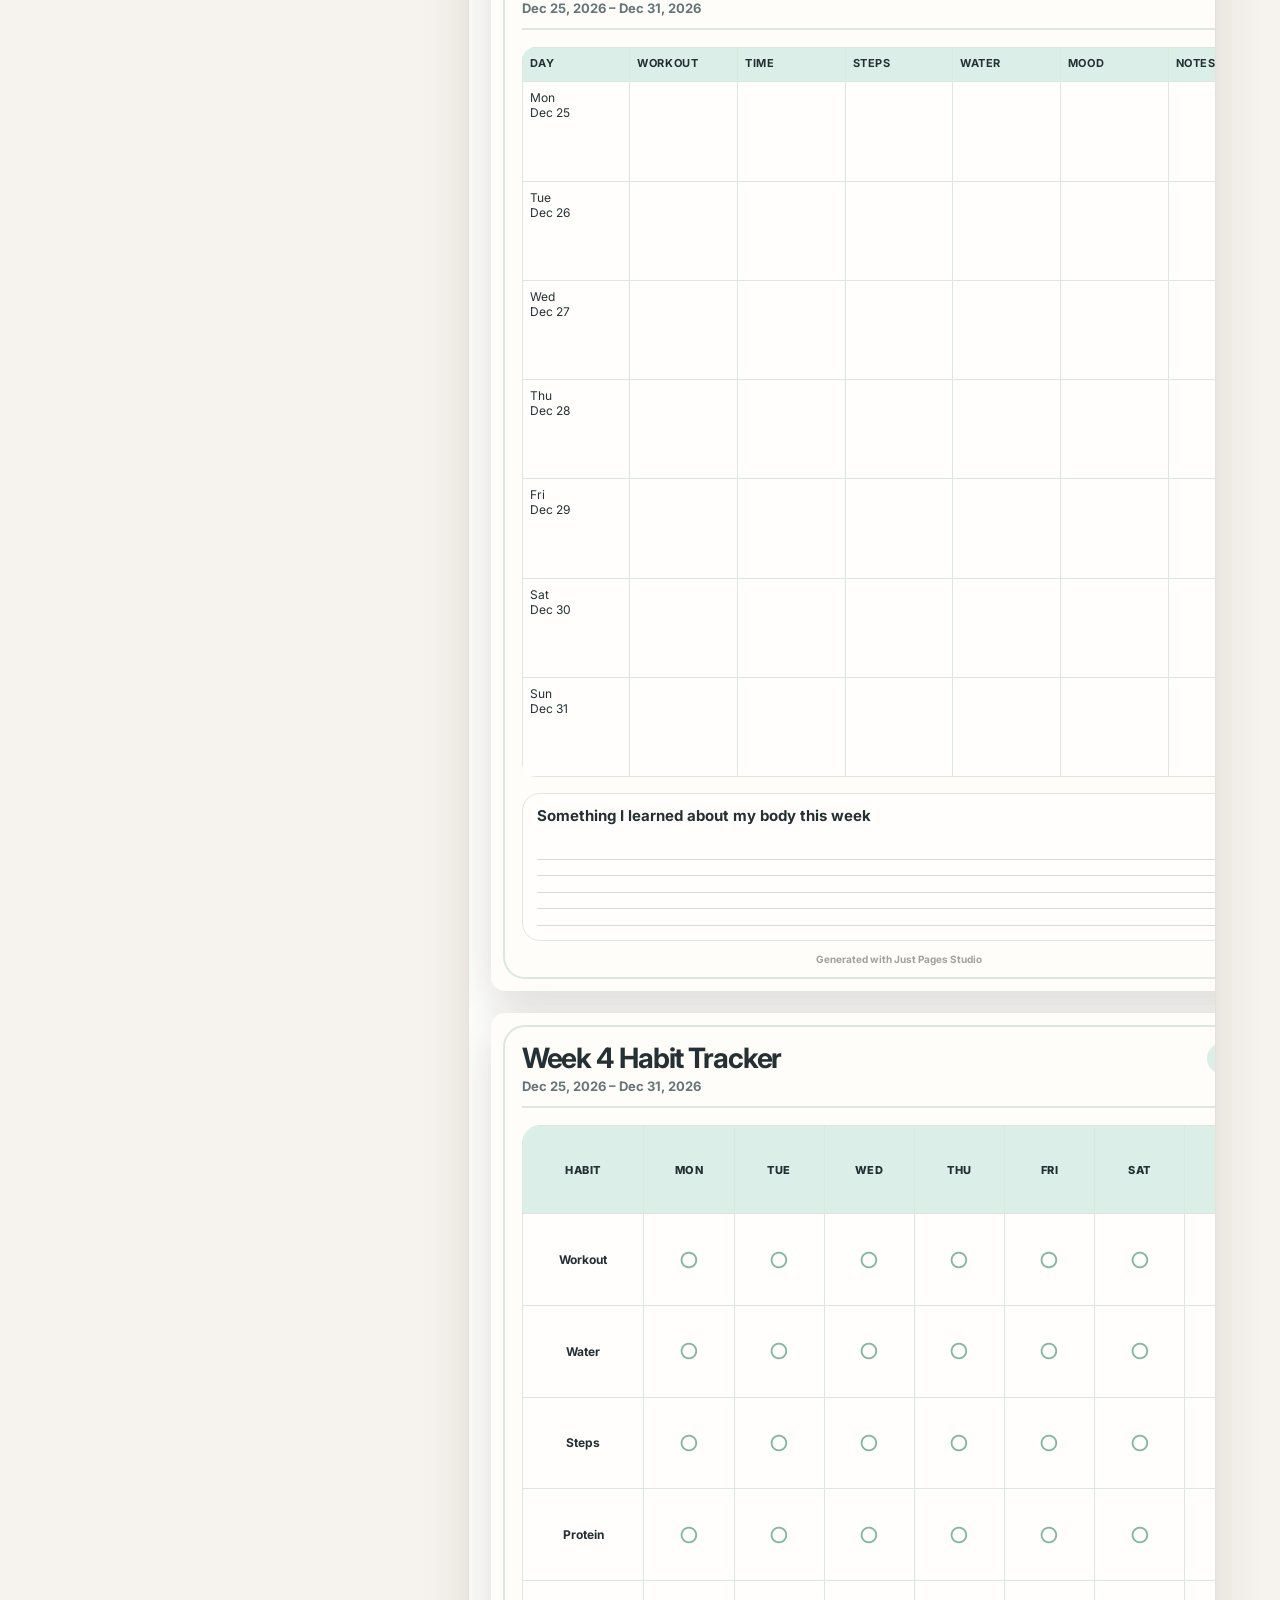
<file: Planners/index.html>
<!DOCTYPE html>
<html lang="en">
<head>
  <meta charset="UTF-8" />
  <meta name="viewport" content="width=device-width, initial-scale=1.0" />
  <title>Personalized Printable Planner Generator</title>
  <link rel="stylesheet" href="style.css?v=17" />
  <link rel="preconnect" href="https://fonts.googleapis.com">
  <link rel="preconnect" href="https://fonts.gstatic.com" crossorigin>
  <link href="https://fonts.googleapis.com/css2?family=Inter:wght@400;500;600;700;800&display=swap" rel="stylesheet">
</head>
<body>
  <header class="site-header">
    <div>
      <p class="eyebrow">Printable Generator</p>
      <h1>Planner Studio</h1>
      <p class="subtitle">Create customized printable planners, journals, logs, and trackers instantly. Choose a planner type, personalize the details, preview the pages, then print or save as PDF.</p>
    </div>
    <div class="header-actions">
      <a class="home-link" href="../index.html" aria-label="Back to Just Pages Studio main page">← Main Page</a>
      <button id="printBtn" class="primary-btn">Download / Print PDF</button>
    </div>
  </header>

  <main class="app-shell">
    <aside class="control-panel" aria-label="Planner builder controls">
      <details class="panel-card collapsible-panel" open>
        <summary class="panel-summary">
          <div class="panel-heading">
            <span class="step-number">1</span>
            <div>
              <h2>Choose printable</h2>
              <p>Browse by category or search for a planner.</p>
            </div>
          </div>
          <span class="collapse-icon" aria-hidden="true"></span>
        </summary>
        <div class="panel-content">
          <div class="template-gallery-control">
            <div class="template-search-wrap">
              <input id="plannerSearch" type="search" placeholder="Search planners, journals, trackers, logs, checklists..." autocomplete="off" />
            </div>

            <div id="categoryTabs" class="category-tabs" aria-label="Planner categories"></div>
            <div id="plannerGallery" class="planner-gallery" aria-label="Planner template gallery"></div>

            <select id="plannerType" class="visually-hidden" aria-hidden="true" tabindex="-1">
              <option value="fitness" selected>Fitness Tracker</option>
            </select>
            <span id="plannerCategoryHint" class="category-hint">Health & Wellness • Fitness and self-care printables</span>
          </div>
        </div>
      </details>

      <details class="panel-card collapsible-panel" open>
        <summary class="panel-summary">
          <div class="panel-heading">
            <span class="step-number">2</span>
            <div>
              <h2>Personalize</h2>
              <p>Customize the title, date, style, and page setup.</p>
            </div>
          </div>
          <span class="collapse-icon" aria-hidden="true"></span>
        </summary>
        <div class="panel-content">
          <label>
            Printable title
            <input id="journalTitle" type="text" value="My Fitness Journey" />
          </label>

          <label>
            Name / owner
            <input id="ownerName" type="text" value="Tricia" />
          </label>

          <div class="grid-2">
            <label>
              Start date
              <input id="startDate" type="date" />
            </label>
            <label>
              Length
              <select id="durationCount">
                <option value="1">1 week</option>
                <option value="4" selected>4 weeks</option>
                <option value="8">8 weeks</option>
                <option value="12">12 weeks</option>
              </select>
            </label>
          </div>

          <label>
            Theme style
            <select id="themeStyle">
              <option value="pastel" selected>Pastel Wellness</option>
              <option value="minimal">Clean Minimal</option>
              <option value="bold">Bold Modern</option>
              <option value="cute">Cute Doodle</option>
              <option value="school">School Bright</option>
              <option value="home">Cozy Home</option>
              <option value="lavender">Soft Lavender</option>
              <option value="sage">Sage Garden</option>
              <option value="rose">Blush Rose</option>
              <option value="sky">Calm Sky</option>
              <option value="sunset">Warm Sunset</option>
              <option value="ink">Classic Ink</option>
            </select>
          </label>

          <details class="advanced-options">
            <summary>Cover and color options</summary>

            <label>
              Cover style
              <select id="coverStyle">
                <option value="softShapes" selected>Soft Shapes</option>
                <option value="minimalFrame">Minimal Frame</option>
                <option value="cornerFlorals">Corner Florals</option>
                <option value="boldBlock">Bold Block</option>
                <option value="doodleStars">Doodle Stars</option>
                <option value="classicMonogram">Classic Monogram</option>
              </select>
            </label>

            <label>
              Cover subtitle
              <input id="coverSubtitle" type="text" value="Personalized printable planner" />
            </label>

            <label>
              Cover note
              <input id="coverNote" type="text" value="Plan it. Track it. Make it yours." />
            </label>

            <div class="grid-2">
              <label>
                Accent color
                <input id="customAccent" type="color" value="#80b7a2" />
              </label>
              <label>
                Line color
                <input id="customLine" type="color" value="#dce8df" />
              </label>
            </div>

            <label class="toggle-row">
              <input id="useCustomColors" type="checkbox" />
              Use my custom colors
            </label>
          </details>

          <label>
            Page size
            <select id="pageSize">
              <option value="letter" selected>US Letter 8.5 × 11</option>
              <option value="a4">A4 8.27 × 11.69</option>
              <option value="a5">A5 5.83 × 8.27</option>
            </select>
          </label>
        </div>
      </details>

      <details class="panel-card collapsible-panel" open>
        <summary class="panel-summary">
          <div class="panel-heading">
            <span class="step-number">3</span>
            <div>
              <h2>Sections</h2>
              <p>Choose which pages to include in your printable.</p>
            </div>
          </div>
          <span class="collapse-icon" aria-hidden="true"></span>
        </summary>
        <div class="panel-content">
          <div class="section-heading-row section-action-row">
            <span class="mini-help">Turn pages on or off.</span>
            <button id="selectAllBtn" type="button" class="tiny-btn">Select all</button>
          </div>
          <div id="sectionsList"></div>
        </div>
      </details>
    </aside>

    <section class="preview-area">
      <div class="preview-toolbar">
        <div>
          <p class="eyebrow">Live Preview</p>
          <h2 id="previewTitle">Your generated printable</h2>
        </div>
        <div class="toolbar-actions">
          <button id="sampleBtn" class="secondary-btn">Use Sample Text</button>
          <button id="refreshBtn" class="secondary-btn">Refresh Preview</button>
        </div>
      </div>

      <div id="journalPreview" class="journal-preview theme-pastel letter-size"></div>
    </section>
  </main>

  <script src="app.js?v=17"></script>
</body>
</html>
</file>
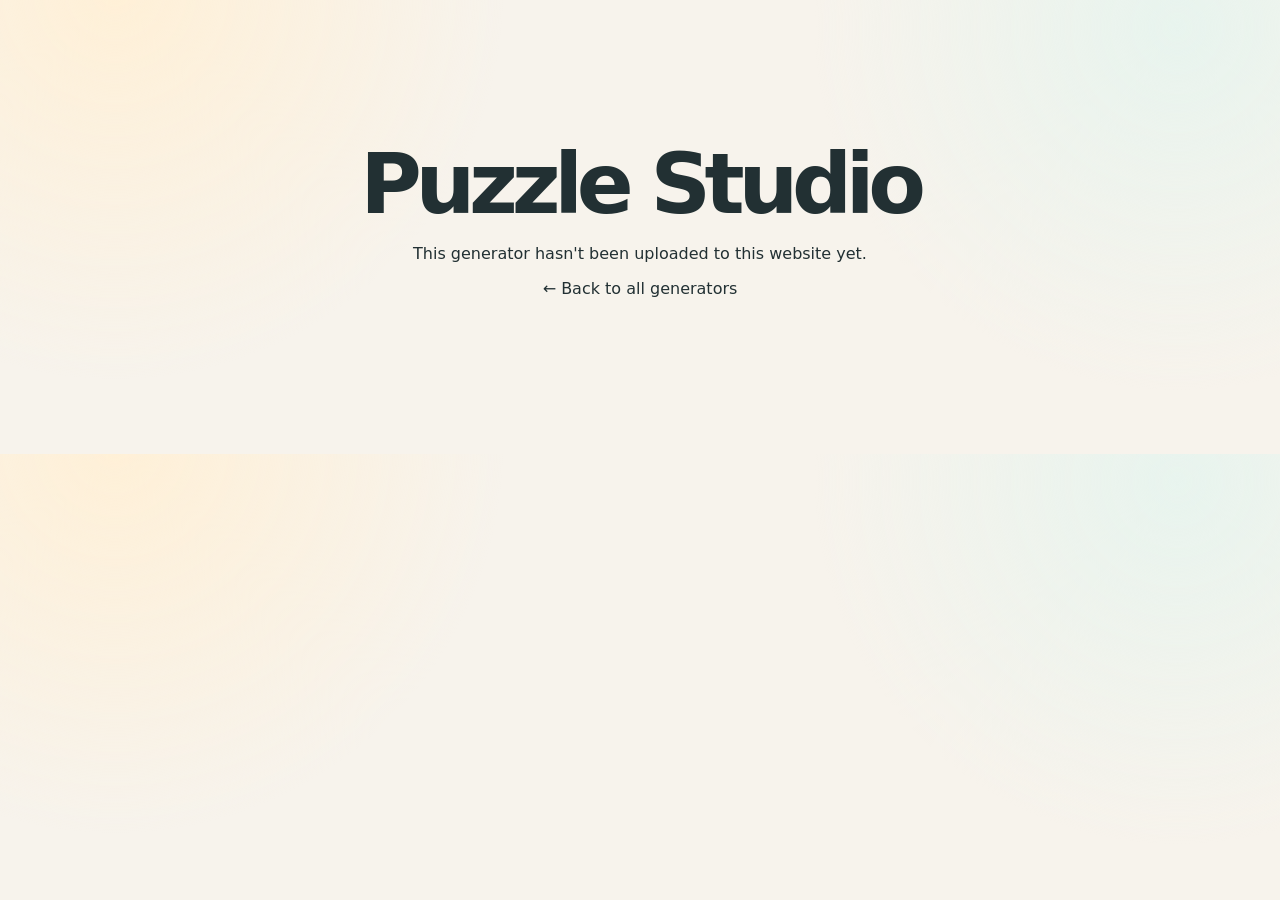
<file: Puzzles/index.html>
<!doctype html><html lang="en"><head><meta charset="utf-8"><meta name="viewport" content="width=device-width,initial-scale=1"><title>Puzzle Studio | Just Pages Studio</title><link rel="stylesheet" href="../style.css"></head><body><main style="max-width:740px;margin:12vh auto;padding:32px;text-align:center"><h1>Puzzle Studio</h1><p>This generator hasn't been uploaded to this website yet.</p><p><a href="../index.html#generators">← Back to all generators</a></p></main></body></html>
</file>
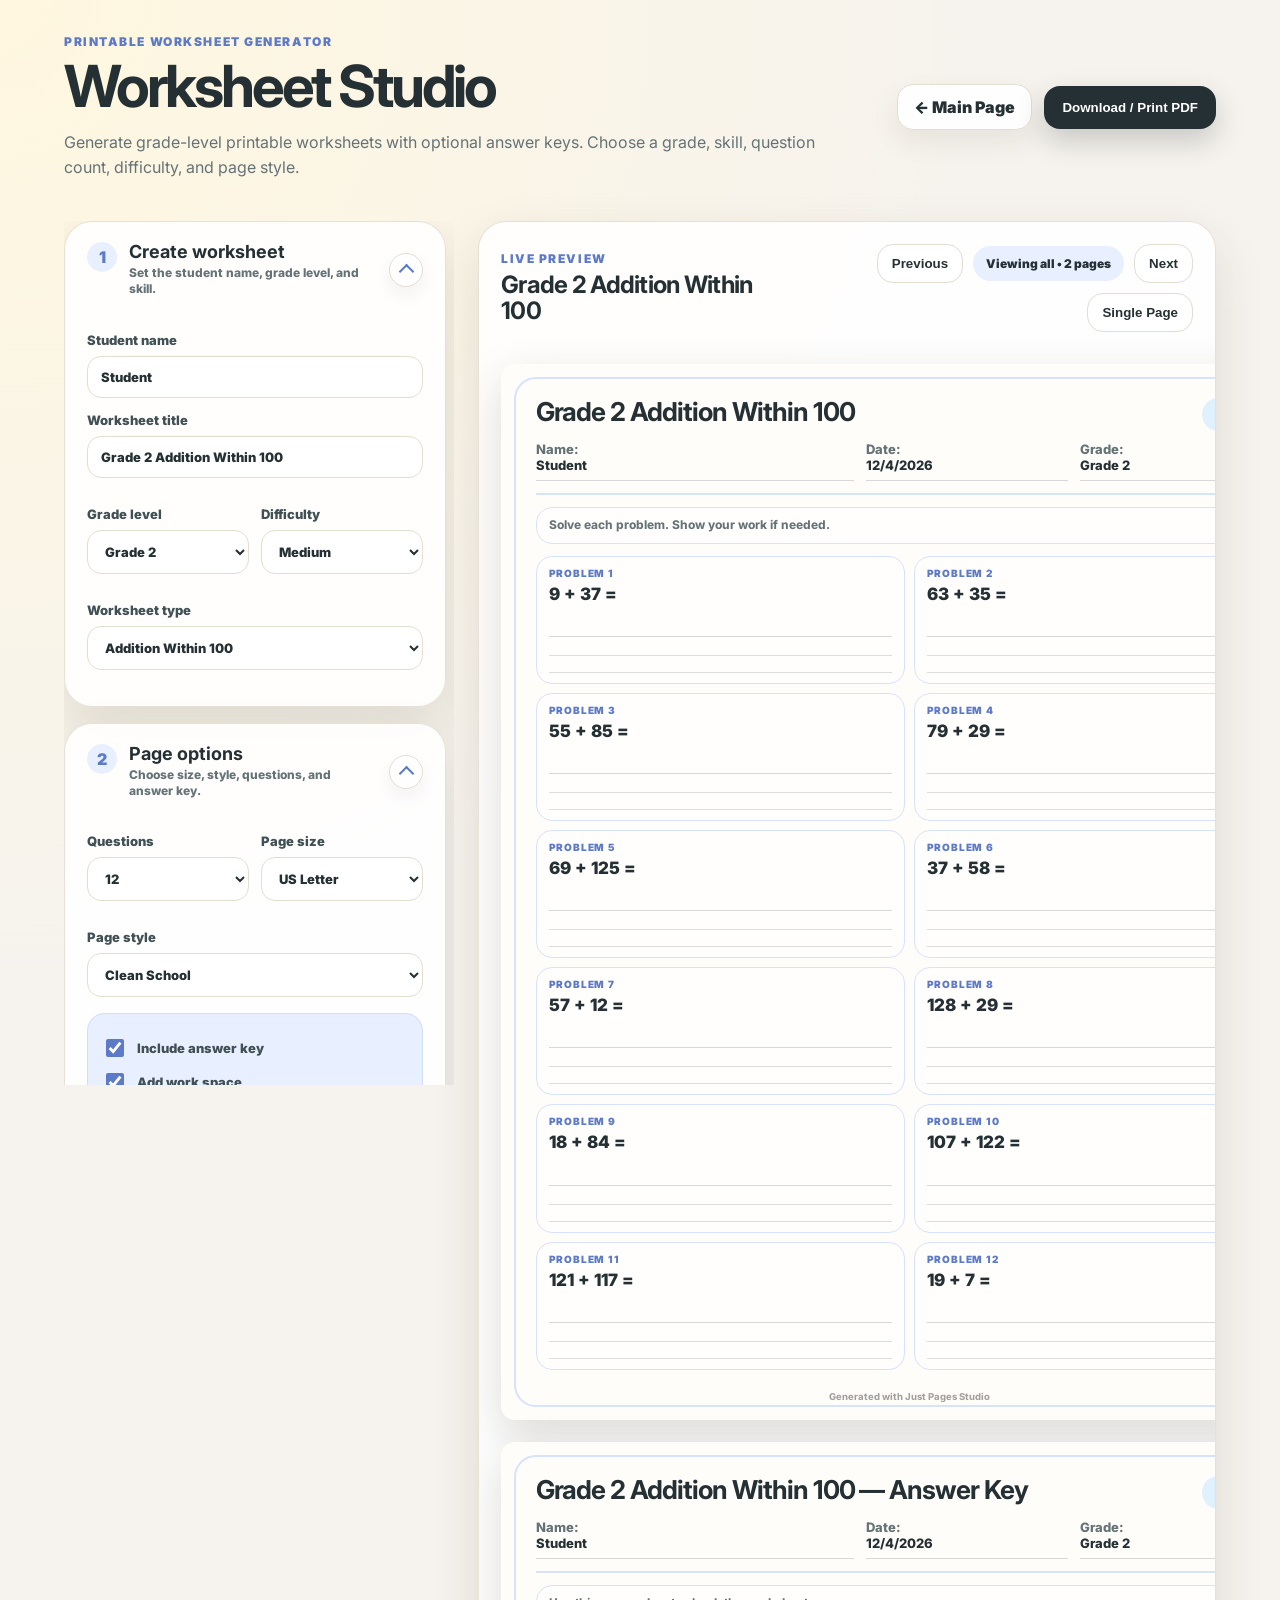
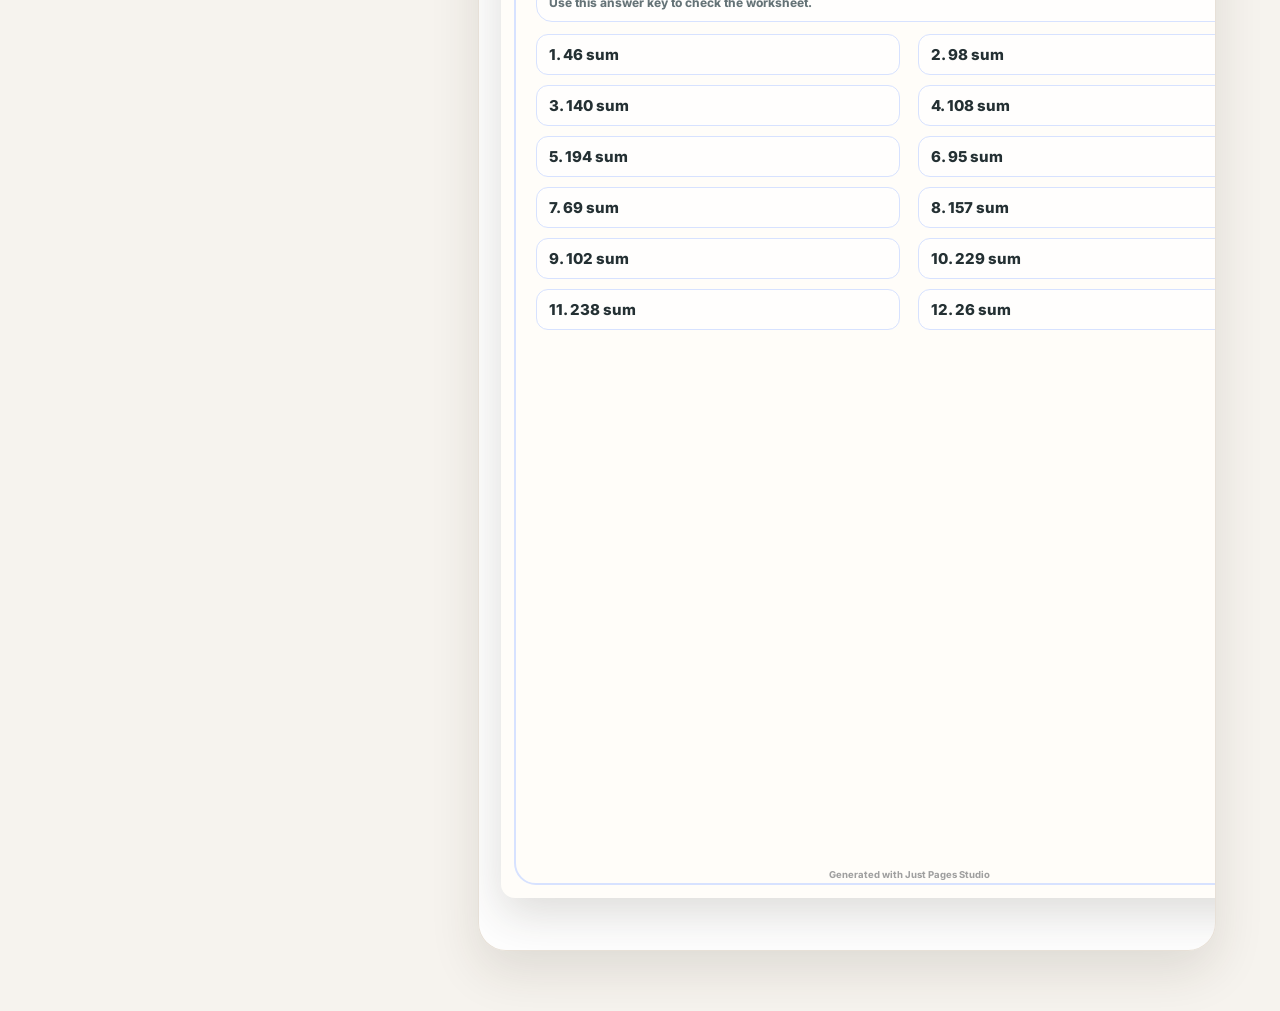
<file: Worksheets/index.html>
<!DOCTYPE html>
<html lang="en">
<head>
<meta charset="UTF-8"><meta name="viewport" content="width=device-width, initial-scale=1.0">
<title>Worksheet Studio</title>
<link rel="preconnect" href="https://fonts.googleapis.com">
<link rel="preconnect" href="https://fonts.gstatic.com" crossorigin>
<link href="https://fonts.googleapis.com/css2?family=Inter:wght@400;600;700;800;900&display=swap" rel="stylesheet">
<link rel="stylesheet" href="style.css?v=7">
</head>
<body>
<header class="site-header">
  <div><p class="eyebrow">Printable Worksheet Generator</p><h1>Worksheet Studio</h1><p class="subtitle">Generate grade-level printable worksheets with optional answer keys. Choose a grade, skill, question count, difficulty, and page style.</p></div>
  <div class="header-actions"><a class="back-link" href="../index.html">← Main Page</a><button id="printBtn" class="primary-btn">Download / Print PDF</button></div>
</header>
<main class="app-shell">
  <aside class="control-panel">
    <details class="panel-card collapsible-panel" open>
      <summary class="panel-summary">
        <div class="panel-heading"><span class="step-number">1</span><div><h2>Create worksheet</h2><p>Set the student name, grade level, and skill.</p></div></div>
        <span class="collapse-icon" aria-hidden="true"></span>
      </summary>
      <div class="panel-content">
        <label>Student name <input id="studentName" type="text" value="Student"></label>
        <label>Worksheet title <input id="worksheetTitle" type="text" value="Math Practice"></label>
        <div class="grid-2">
          <label>Grade level
            <select id="gradeLevel">
              <option value="k">Kindergarten</option>
              <option value="1">Grade 1</option>
              <option value="2" selected>Grade 2</option>
              <option value="3">Grade 3</option>
              <option value="4">Grade 4</option>
              <option value="5">Grade 5</option>
              <option value="6">Grade 6</option>
              <option value="7">Grade 7</option>
              <option value="8">Grade 8</option>
            </select>
          </label>
          <label>Difficulty <select id="difficulty"><option value="easy">Easy</option><option value="medium" selected>Medium</option><option value="challenge">Challenge</option></select></label>
        </div>
        <label>Worksheet type <select id="worksheetType"></select></label>
      </div>
    </details>

    <details class="panel-card collapsible-panel" open>
      <summary class="panel-summary">
        <div class="panel-heading"><span class="step-number">2</span><div><h2>Page options</h2><p>Choose size, style, questions, and answer key.</p></div></div>
        <span class="collapse-icon" aria-hidden="true"></span>
      </summary>
      <div class="panel-content">
        <div class="grid-2">
          <label>Questions <select id="questionCount"><option>8</option><option>10</option><option selected>12</option><option>16</option><option>20</option></select></label>
          <label>Page size <select id="pageSize"><option value="letter" selected>US Letter</option><option value="a4">A4</option><option value="a5">A5</option></select></label>
        </div>
        <label>Page style <select id="themeStyle"><option value="school" selected>Clean School</option><option value="cute">Cute Kids</option><option value="minimal">Minimal Black & White</option><option value="colorful">Colorful Classroom</option></select></label>
        <div class="option-card">
          <label class="toggle-row"><input id="includeAnswerKey" type="checkbox" checked> Include answer key</label>
          <label class="toggle-row"><input id="showWorkSpace" type="checkbox" checked> Add work space</label>
        </div>
        <div class="button-row"><button id="generateBtn" class="primary-btn full">Generate New Worksheet</button><button id="sampleBtn" class="secondary-btn full">Use Sample Settings</button></div>
      </div>
    </details>

    <details class="panel-card collapsible-panel" open>
      <summary class="panel-summary">
        <div class="panel-heading"><span class="step-number">3</span><div><h2>Worksheet info</h2><p>Quick details about the worksheet you are creating.</p></div></div>
        <span class="collapse-icon" aria-hidden="true"></span>
      </summary>
      <div class="panel-content"><div id="worksheetInfo" class="info-list"></div></div>
    </details>
  </aside>
  <section class="preview-area">
    <div class="preview-toolbar">
      <div><p class="eyebrow">Live Preview</p><h2 id="previewTitle">Generated worksheet</h2></div>
      <div class="toolbar-actions"><button id="prevPageBtn" class="secondary-btn">Previous</button><span id="pageIndicator" class="page-indicator">Page 1 of 1</span><button id="nextPageBtn" class="secondary-btn">Next</button><button id="viewAllBtn" class="secondary-btn">Single Page</button></div>
    </div>
    <div id="worksheetPreview" class="worksheet-preview theme-school letter-size"></div>
  </section>
</main>
<script src="app.js?v=7"></script>
</body></html>
</file>
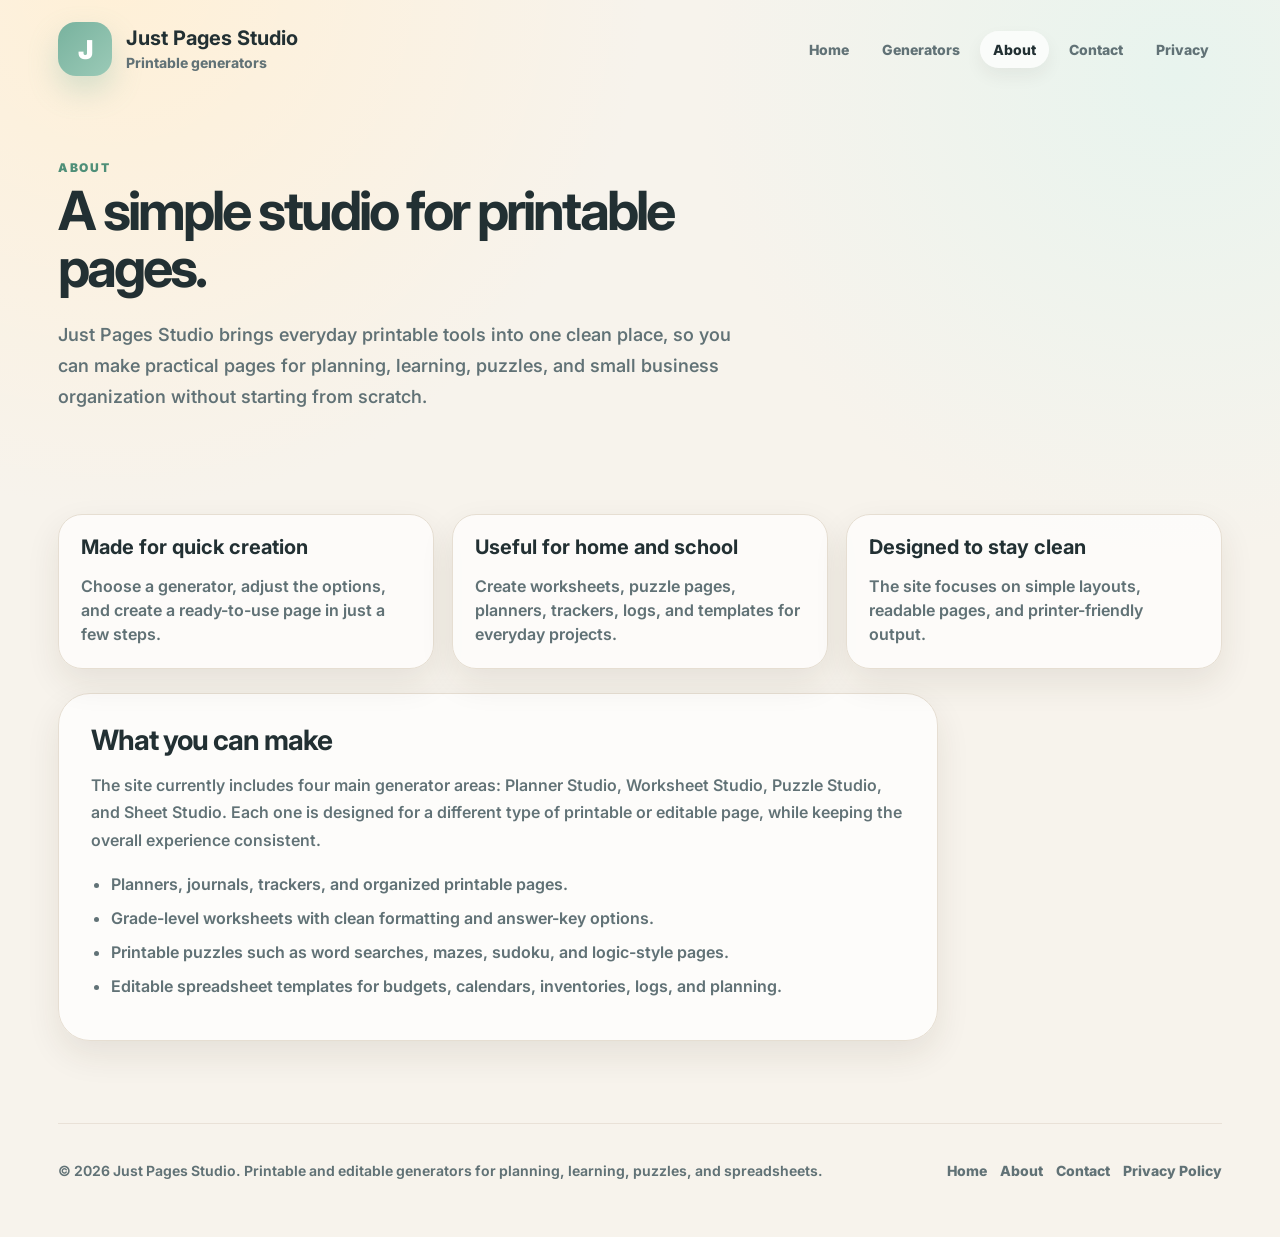
<file: about.html>
<!DOCTYPE html>
<html lang="en">
<head>
  <meta charset="UTF-8" />
  <meta name="viewport" content="width=device-width, initial-scale=1.0" />
  <title>About | Just Pages Studio</title>
  <meta name="description" content="Learn about Just Pages Studio and its printable planner, worksheet, puzzle, and spreadsheet generators." />
  <link rel="preconnect" href="https://fonts.googleapis.com">
  <link rel="preconnect" href="https://fonts.gstatic.com" crossorigin>
  <link href="https://fonts.googleapis.com/css2?family=Inter:wght@400;500;600;700;800;900&display=swap" rel="stylesheet">
  <link rel="stylesheet" href="style.css?v=11" />
</head>
<body>
  <a class="skip-link" href="#main">Skip to content</a>
  <header class="site-header">
    <a class="brand" href="index.html">
      <span class="brand-mark">J</span>
      <span><strong>Just Pages Studio</strong><em>Printable generators</em></span>
    </a>
    <nav class="nav-links" aria-label="Main navigation">
      <a href="index.html">Home</a>
      <a href="index.html#generators">Generators</a>
      <a href="about.html" class="active">About</a>
      <a href="contact.html">Contact</a>
      <a href="privacy-policy.html">Privacy</a>
    </nav>
  </header>
  <main id="main">
    <section class="page-hero">
      <p class="eyebrow">About</p>
      <h1 class="page-title">A simple studio for printable pages.</h1>
      <p class="page-intro">Just Pages Studio brings everyday printable tools into one clean place, so you can make practical pages for planning, learning, puzzles, and small business organization without starting from scratch.</p>
    </section>

    <section class="page-section">
      <div class="info-grid">
        <div class="info-card"><h3>Made for quick creation</h3><p>Choose a generator, adjust the options, and create a ready-to-use page in just a few steps.</p></div>
        <div class="info-card"><h3>Useful for home and school</h3><p>Create worksheets, puzzle pages, planners, trackers, logs, and templates for everyday projects.</p></div>
        <div class="info-card"><h3>Designed to stay clean</h3><p>The site focuses on simple layouts, readable pages, and printer-friendly output.</p></div>
      </div>

      <div class="content-panel">
        <h2>What you can make</h2>
        <p>The site currently includes four main generator areas: Planner Studio, Worksheet Studio, Puzzle Studio, and Sheet Studio. Each one is designed for a different type of printable or editable page, while keeping the overall experience consistent.</p>
        <ul class="simple-list">
          <li>Planners, journals, trackers, and organized printable pages.</li>
          <li>Grade-level worksheets with clean formatting and answer-key options.</li>
          <li>Printable puzzles such as word searches, mazes, sudoku, and logic-style pages.</li>
          <li>Editable spreadsheet templates for budgets, calendars, inventories, logs, and planning.</li>
        </ul>
      </div>
    </section>
  </main>
  <footer class="site-footer">
    <div class="footer-inner">
      <p>© <span id="year"></span> Just Pages Studio. Printable and editable generators for planning, learning, puzzles, and spreadsheets.</p>
      <nav class="footer-links" aria-label="Footer navigation">
        <a href="index.html">Home</a>
        <a href="about.html">About</a>
        <a href="contact.html">Contact</a>
        <a href="privacy-policy.html">Privacy Policy</a>
      </nav>
    </div>
  </footer>
  <script>document.getElementById('year').textContent = new Date().getFullYear();</script>
</body>
</html>
</file>
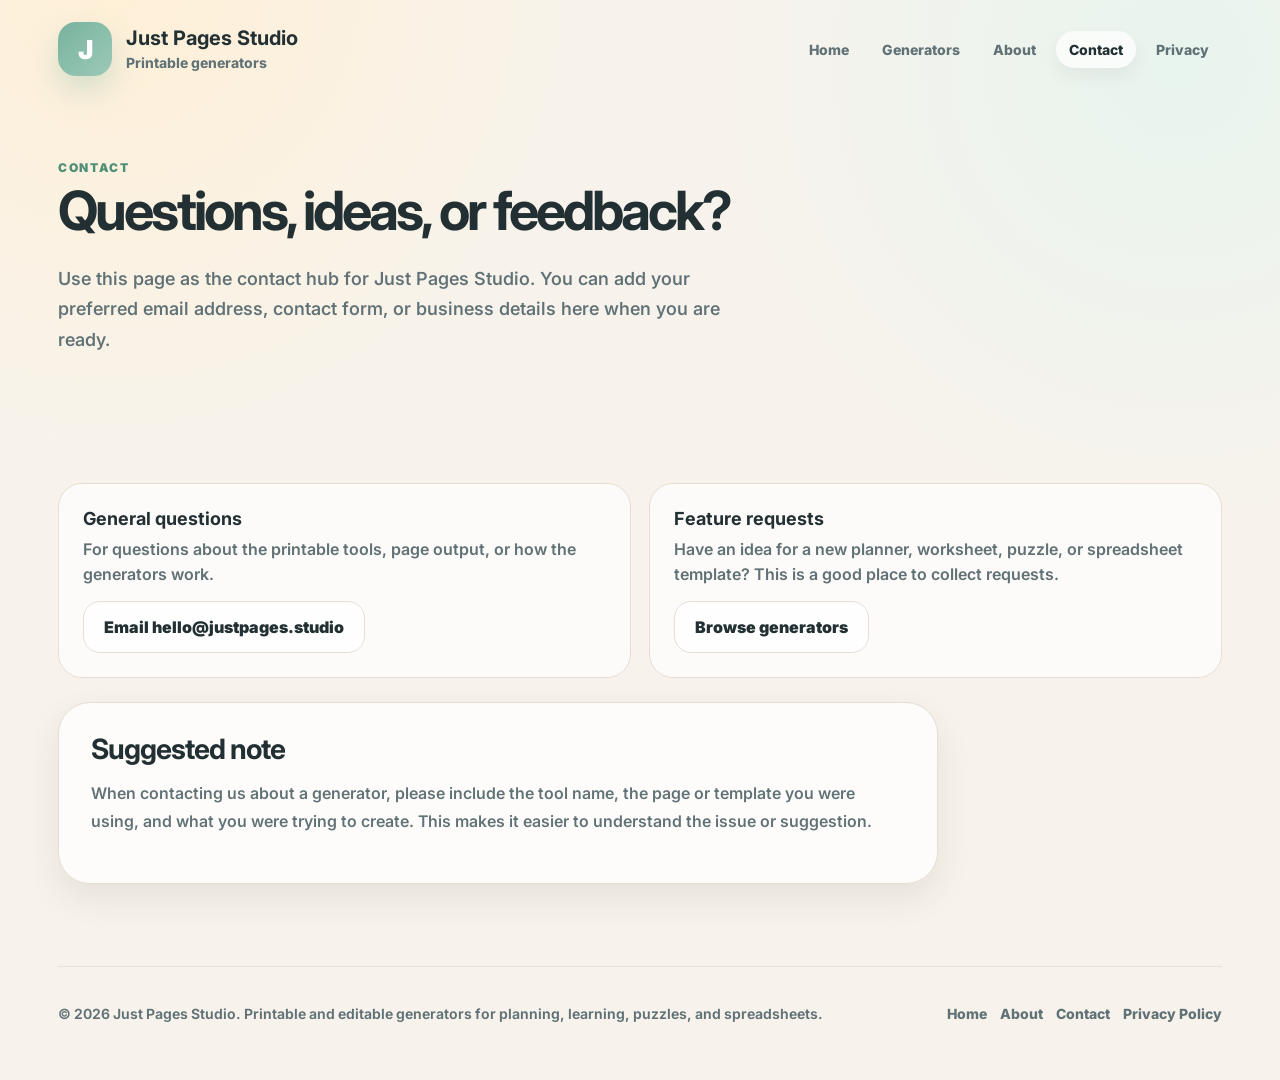
<file: contact.html>
<!DOCTYPE html>
<html lang="en">
<head>
  <meta charset="UTF-8" />
  <meta name="viewport" content="width=device-width, initial-scale=1.0" />
  <title>Contact | Just Pages Studio</title>
  <meta name="description" content="Contact Just Pages Studio with questions, feedback, and printable generator suggestions." />
  <link rel="preconnect" href="https://fonts.googleapis.com">
  <link rel="preconnect" href="https://fonts.gstatic.com" crossorigin>
  <link href="https://fonts.googleapis.com/css2?family=Inter:wght@400;500;600;700;800;900&display=swap" rel="stylesheet">
  <link rel="stylesheet" href="style.css?v=11" />
</head>
<body>
  <a class="skip-link" href="#main">Skip to content</a>
  <header class="site-header">
    <a class="brand" href="index.html">
      <span class="brand-mark">J</span>
      <span><strong>Just Pages Studio</strong><em>Printable generators</em></span>
    </a>
    <nav class="nav-links" aria-label="Main navigation">
      <a href="index.html">Home</a>
      <a href="index.html#generators">Generators</a>
      <a href="about.html">About</a>
      <a href="contact.html" class="active">Contact</a>
      <a href="privacy-policy.html">Privacy</a>
    </nav>
  </header>
  <main id="main">
    <section class="page-hero">
      <p class="eyebrow">Contact</p>
      <h1 class="page-title">Questions, ideas, or feedback?</h1>
      <p class="page-intro">Use this page as the contact hub for Just Pages Studio. You can add your preferred email address, contact form, or business details here when you are ready.</p>
    </section>

    <section class="page-section">
      <div class="contact-options">
        <div class="contact-card">
          <strong>General questions</strong>
          <p>For questions about the printable tools, page output, or how the generators work.</p>
          <a class="secondary-btn" href="mailto:hello@justpages.studio">Email hello@justpages.studio</a>
        </div>
        <div class="contact-card">
          <strong>Feature requests</strong>
          <p>Have an idea for a new planner, worksheet, puzzle, or spreadsheet template? This is a good place to collect requests.</p>
          <a class="secondary-btn" href="index.html#generators">Browse generators</a>
        </div>
      </div>

      <div class="content-panel">
        <h2>Suggested note</h2>
        <p>When contacting us about a generator, please include the tool name, the page or template you were using, and what you were trying to create. This makes it easier to understand the issue or suggestion.</p>
      </div>
    </section>
  </main>
  <footer class="site-footer">
    <div class="footer-inner">
      <p>© <span id="year"></span> Just Pages Studio. Printable and editable generators for planning, learning, puzzles, and spreadsheets.</p>
      <nav class="footer-links" aria-label="Footer navigation">
        <a href="index.html">Home</a>
        <a href="about.html">About</a>
        <a href="contact.html">Contact</a>
        <a href="privacy-policy.html">Privacy Policy</a>
      </nav>
    </div>
  </footer>
  <script>document.getElementById('year').textContent = new Date().getFullYear();</script>
</body>
</html>
</file>
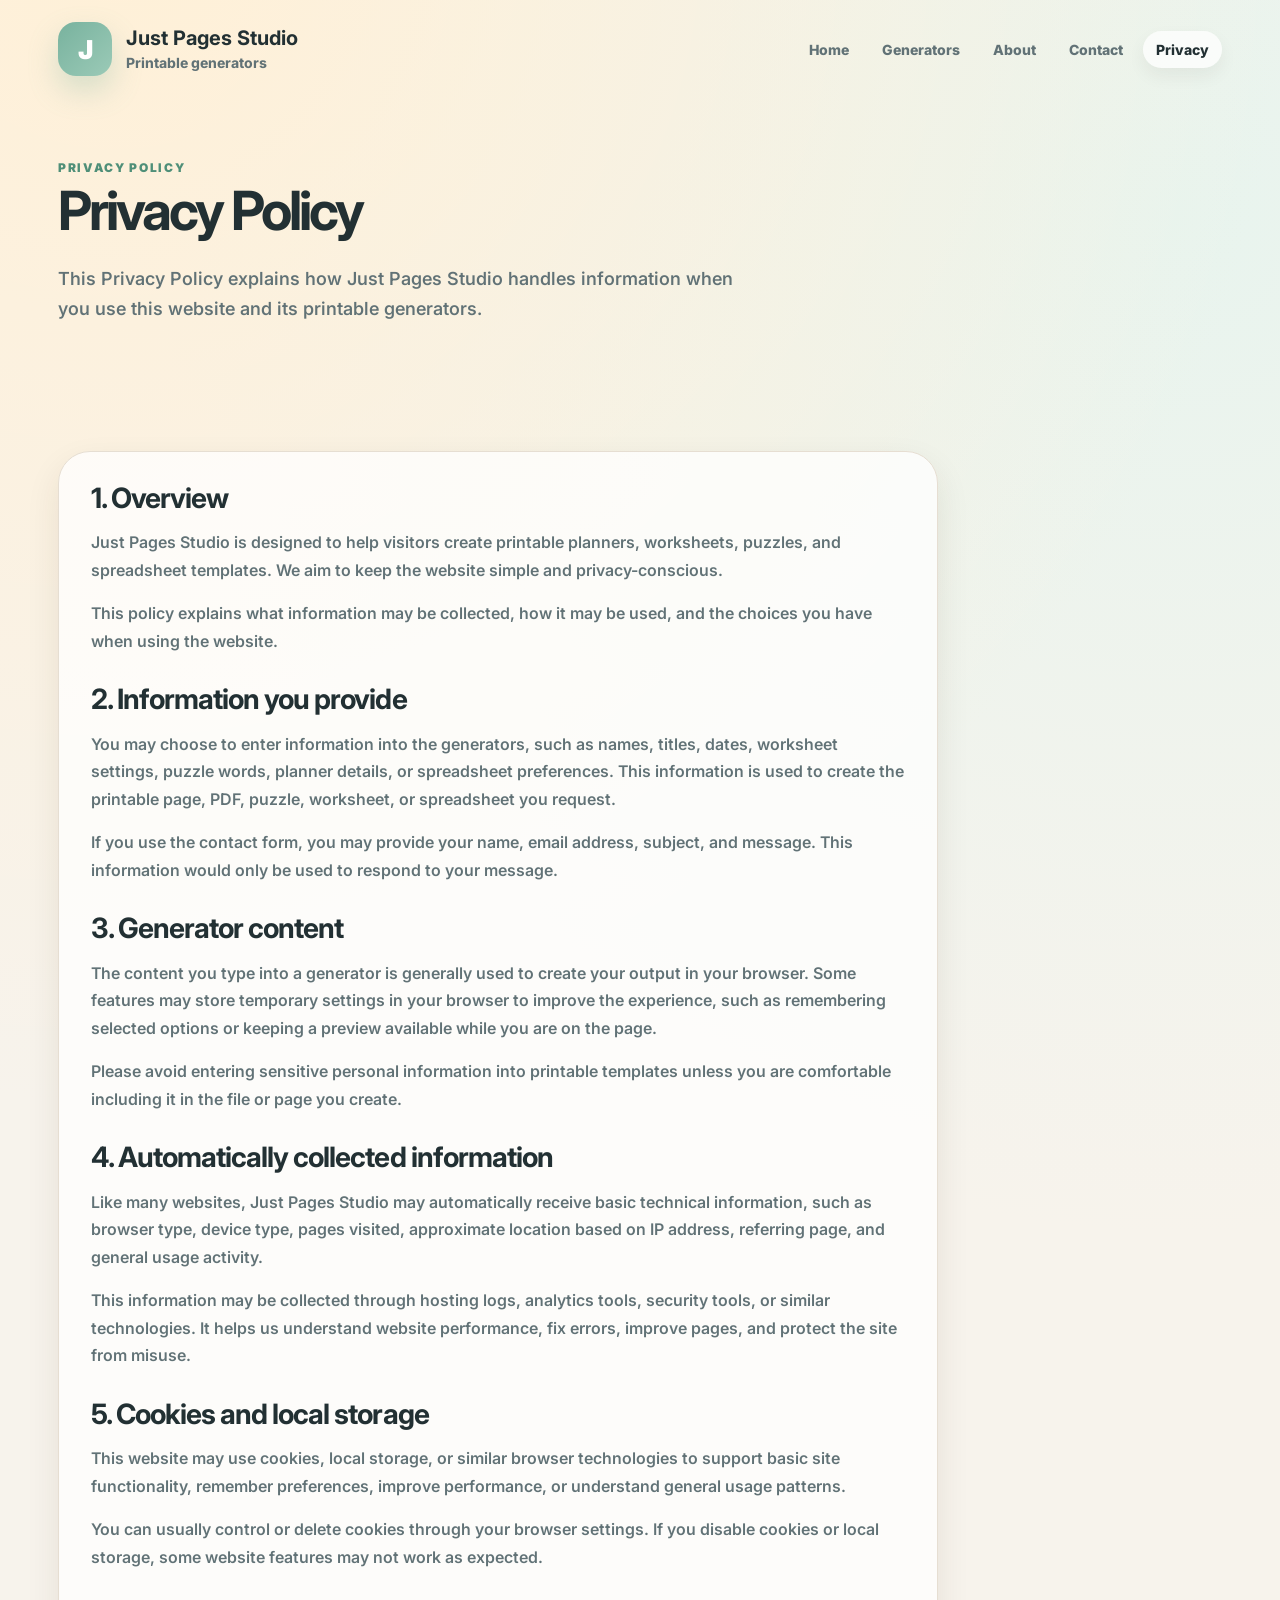
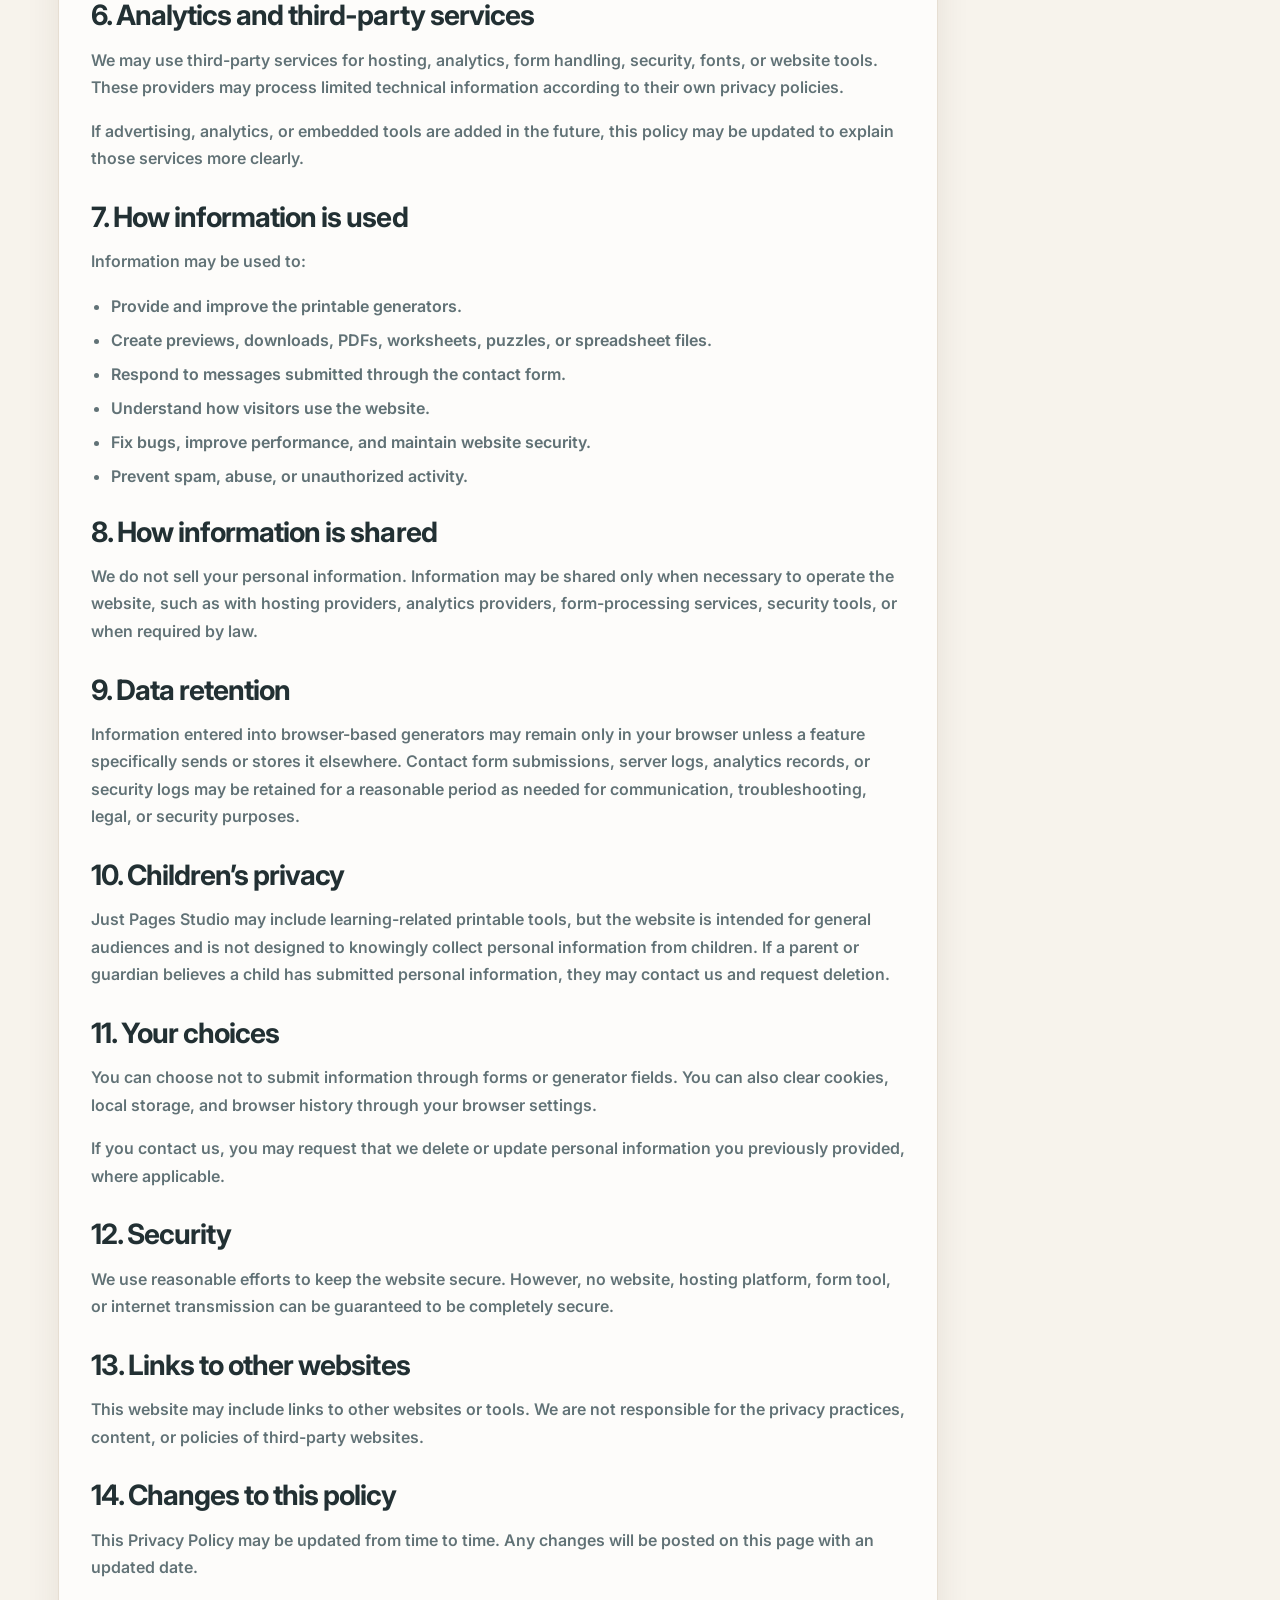
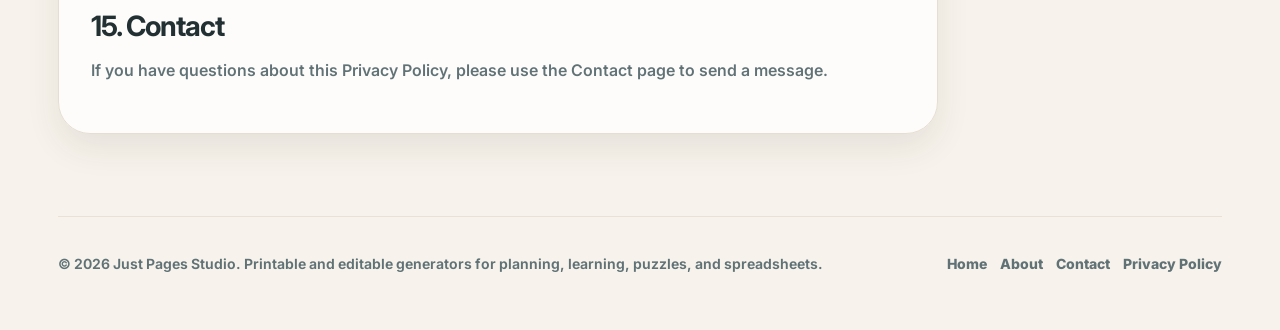
<file: privacy-policy.html>
<!DOCTYPE html>
<html lang="en">
<head>
  <meta charset="UTF-8" />
  <meta name="viewport" content="width=device-width, initial-scale=1.0" />
  <title>Privacy Policy | Just Pages Studio</title>
  <meta name="description" content="Read the Just Pages Studio privacy policy for printable generators and editable templates." />
  <link rel="preconnect" href="https://fonts.googleapis.com">
  <link rel="preconnect" href="https://fonts.gstatic.com" crossorigin>
  <link href="https://fonts.googleapis.com/css2?family=Inter:wght@400;500;600;700;800;900&display=swap" rel="stylesheet">
  <link rel="stylesheet" href="style.css?v=13" />
</head>
<body>
  <a class="skip-link" href="#main">Skip to content</a>
  <header class="site-header">
    <a class="brand" href="index.html">
      <span class="brand-mark">J</span>
      <span><strong>Just Pages Studio</strong><em>Printable generators</em></span>
    </a>
    <nav class="nav-links" aria-label="Main navigation">
      <a href="index.html">Home</a>
      <a href="index.html#generators">Generators</a>
      <a href="about.html">About</a>
      <a href="contact.html">Contact</a>
      <a href="privacy-policy.html" class="active">Privacy</a>
    </nav>
  </header>
  <main id="main">
    <section class="page-hero">
      <p class="eyebrow">Privacy Policy</p>
      <h1 class="page-title">Privacy Policy</h1>
      <p class="page-intro">
        This Privacy Policy explains how Just Pages Studio handles information when you use this website and its printable generators.
      </p>
    </section>

    <section class="page-section">
      <div class="content-panel privacy-panel">
     

        <h2>1. Overview</h2>
        <p>
          Just Pages Studio is designed to help visitors create printable planners, worksheets, puzzles, and spreadsheet templates. We aim to keep the website simple and privacy-conscious.
        </p>
        <p>
          This policy explains what information may be collected, how it may be used, and the choices you have when using the website.
        </p>

        <h2>2. Information you provide</h2>
        <p>
          You may choose to enter information into the generators, such as names, titles, dates, worksheet settings, puzzle words, planner details, or spreadsheet preferences. This information is used to create the printable page, PDF, puzzle, worksheet, or spreadsheet you request.
        </p>
        <p>
          If you use the contact form, you may provide your name, email address, subject, and message. This information would only be used to respond to your message.
        </p>

        <h2>3. Generator content</h2>
        <p>
          The content you type into a generator is generally used to create your output in your browser. Some features may store temporary settings in your browser to improve the experience, such as remembering selected options or keeping a preview available while you are on the page.
        </p>
        <p>
          Please avoid entering sensitive personal information into printable templates unless you are comfortable including it in the file or page you create.
        </p>

        <h2>4. Automatically collected information</h2>
        <p>
          Like many websites, Just Pages Studio may automatically receive basic technical information, such as browser type, device type, pages visited, approximate location based on IP address, referring page, and general usage activity.
        </p>
        <p>
          This information may be collected through hosting logs, analytics tools, security tools, or similar technologies. It helps us understand website performance, fix errors, improve pages, and protect the site from misuse.
        </p>

        <h2>5. Cookies and local storage</h2>
        <p>
          This website may use cookies, local storage, or similar browser technologies to support basic site functionality, remember preferences, improve performance, or understand general usage patterns.
        </p>
        <p>
          You can usually control or delete cookies through your browser settings. If you disable cookies or local storage, some website features may not work as expected.
        </p>

        <h2>6. Analytics and third-party services</h2>
        <p>
          We may use third-party services for hosting, analytics, form handling, security, fonts, or website tools. These providers may process limited technical information according to their own privacy policies.
        </p>
        <p>
          If advertising, analytics, or embedded tools are added in the future, this policy may be updated to explain those services more clearly.
        </p>

        <h2>7. How information is used</h2>
        <p>Information may be used to:</p>
        <ul class="simple-list">
          <li>Provide and improve the printable generators.</li>
          <li>Create previews, downloads, PDFs, worksheets, puzzles, or spreadsheet files.</li>
          <li>Respond to messages submitted through the contact form.</li>
          <li>Understand how visitors use the website.</li>
          <li>Fix bugs, improve performance, and maintain website security.</li>
          <li>Prevent spam, abuse, or unauthorized activity.</li>
        </ul>

        <h2>8. How information is shared</h2>
        <p>
          We do not sell your personal information. Information may be shared only when necessary to operate the website, such as with hosting providers, analytics providers, form-processing services, security tools, or when required by law.
        </p>

        <h2>9. Data retention</h2>
        <p>
          Information entered into browser-based generators may remain only in your browser unless a feature specifically sends or stores it elsewhere. Contact form submissions, server logs, analytics records, or security logs may be retained for a reasonable period as needed for communication, troubleshooting, legal, or security purposes.
        </p>

        <h2>10. Children’s privacy</h2>
        <p>
          Just Pages Studio may include learning-related printable tools, but the website is intended for general audiences and is not designed to knowingly collect personal information from children. If a parent or guardian believes a child has submitted personal information, they may contact us and request deletion.
        </p>

        <h2>11. Your choices</h2>
        <p>
          You can choose not to submit information through forms or generator fields. You can also clear cookies, local storage, and browser history through your browser settings.
        </p>
        <p>
          If you contact us, you may request that we delete or update personal information you previously provided, where applicable.
        </p>

        <h2>12. Security</h2>
        <p>
          We use reasonable efforts to keep the website secure. However, no website, hosting platform, form tool, or internet transmission can be guaranteed to be completely secure.
        </p>

        <h2>13. Links to other websites</h2>
        <p>
          This website may include links to other websites or tools. We are not responsible for the privacy practices, content, or policies of third-party websites.
        </p>

        <h2>14. Changes to this policy</h2>
        <p>
          This Privacy Policy may be updated from time to time. Any changes will be posted on this page with an updated date.
        </p>

        <h2>15. Contact</h2>
        <p>
          If you have questions about this Privacy Policy, please use the Contact page to send a message.
        </p>
      </div>
    </section>
  </main>
  <footer class="site-footer">
    <div class="footer-inner">
      <p>© <span id="year"></span> Just Pages Studio. Printable and editable generators for planning, learning, puzzles, and spreadsheets.</p>
      <nav class="footer-links" aria-label="Footer navigation">
        <a href="index.html">Home</a>
        <a href="about.html">About</a>
        <a href="contact.html">Contact</a>
        <a href="privacy-policy.html">Privacy Policy</a>
      </nav>
    </div>
  </footer>
  <script>document.getElementById('year').textContent = new Date().getFullYear();</script>
</body>
</html>
</file>
<file: style.css>
:root{
  --bg:#f7f3ec;
  --panel:#fffdf8;
  --ink:#223033;
  --muted:#617276;
  --line:#e6ded2;
  --accent:#78b29e;
  --accent-dark:#4f8f78;
  --blue:#5c7ac8;
  --gold:#d98243;
  --lav:#8f76c4;
  --dark:#243033;
  --shadow:0 24px 60px rgba(55,42,27,.13);
  --soft-shadow:0 14px 34px rgba(55,42,27,.09);
}
*{box-sizing:border-box}
html{scroll-behavior:smooth}
body{margin:0;font-family:Inter,system-ui,-apple-system,BlinkMacSystemFont,"Segoe UI",sans-serif;color:var(--ink);background:radial-gradient(circle at 9% -2%,#fff0d7 0,transparent 31%),radial-gradient(circle at 92% 6%,#e8f4ee 0,transparent 29%),var(--bg)}
a{text-decoration:none;color:inherit}.skip-link{position:absolute;left:-999px;top:12px;background:var(--dark);color:#fff;padding:10px 14px;border-radius:12px;z-index:20}.skip-link:focus{left:12px}.site-header{max-width:1280px;margin:0 auto;padding:22px clamp(18px,5vw,58px);display:flex;align-items:center;justify-content:space-between;gap:22px}.brand{display:flex;align-items:center;gap:14px;min-width:max-content}.brand-mark{width:54px;height:54px;border-radius:18px;background:linear-gradient(135deg,var(--accent),#9bcab7);color:#fff;display:grid;place-items:center;font-weight:900;font-size:26px;box-shadow:0 14px 30px rgba(120,178,158,.30)}.brand strong{display:block;font-size:20px;line-height:1.05}.brand em{display:block;margin-top:5px;color:var(--muted);font-size:14px;font-style:normal;font-weight:750}.nav-links{display:flex;gap:7px;align-items:center;flex-wrap:wrap;justify-content:flex-end}.nav-links a{padding:10px 13px;border-radius:999px;color:var(--muted);font-size:14px;font-weight:800}.nav-links a:hover,.nav-links a.active{background:rgba(255,255,255,.74);color:var(--ink);box-shadow:0 8px 18px rgba(55,42,27,.06)}main{max-width:1280px;margin:0 auto;padding:8px clamp(18px,5vw,58px) 54px}.hero{min-height:560px;display:grid;grid-template-columns:minmax(0,1.04fr) minmax(330px,.96fr);gap:clamp(34px,5vw,70px);align-items:center}.eyebrow{margin:0 0 8px;color:var(--accent-dark);font-size:12px;font-weight:900;letter-spacing:.14em;text-transform:uppercase}h1,h2,h3{margin:0;line-height:1.05}h1{max-width:760px;font-size:clamp(44px,7vw,84px);letter-spacing:-.075em}.hero-text,.page-intro{max-width:700px;margin:24px 0 0;color:var(--muted);font-size:18px;line-height:1.7;font-weight:560}.hero-actions{display:flex;flex-wrap:wrap;gap:14px;margin-top:32px}.hero-note{margin-top:18px;color:var(--muted);font-size:14px;font-weight:700}.primary-btn,.secondary-btn,.text-btn{display:inline-flex;align-items:center;justify-content:center;min-height:52px;padding:15px 20px;border-radius:17px;font-weight:900;transition:.18s}.primary-btn{background:var(--dark);color:#fff;box-shadow:0 16px 30px rgba(36,48,51,.23)}.secondary-btn{background:rgba(255,255,255,.84);border:1px solid var(--line);color:var(--ink)}.text-btn{padding-inline:4px;color:var(--accent-dark);min-height:auto}.primary-btn:hover,.secondary-btn:hover{transform:translateY(-2px)}.hero-preview{position:relative;min-height:500px}.preview-page{position:absolute;width:min(360px,72vw);height:460px;border-radius:28px;background:#fffdf8;border:1px solid rgba(230,222,210,.9);box-shadow:var(--shadow)}.page-back{right:18px;top:28px;transform:rotate(5deg);background:linear-gradient(135deg,rgba(223,233,255,.95) 0 28%,transparent 28%),#fffdf8}.page-front{right:74px;top:0;padding:34px;display:grid;grid-template-rows:auto auto 1fr auto;gap:22px}.page-front:before{content:"";position:absolute;inset:15px;border:2px solid #dcebe4;border-radius:22px}.page-header-line,.page-title-line,.mini-grid,.line-stack{position:relative;z-index:1}.page-header-line{width:80px;height:14px;border-radius:999px;background:var(--accent)}.page-title-line{width:72%;height:32px;border-radius:999px;background:var(--ink)}.mini-grid{display:grid;grid-template-columns:1fr 1fr;gap:14px}.mini-grid span{height:88px;border-radius:18px;background:#f4efe7;border:1px solid var(--line)}.line-stack{display:grid;gap:13px}.line-stack span{height:12px;border-radius:999px;background:#ded8ce}.tool-section,.how-it-works,.page-section{padding:80px 0 0}.section-heading{max-width:760px;margin-bottom:28px}.section-heading h2,.cta h2,.page-title{font-size:clamp(32px,4.5vw,54px);letter-spacing:-.055em}.tool-grid{display:grid;grid-template-columns:repeat(2,minmax(0,1fr));gap:24px;max-width:990px}.tool-card{position:relative;overflow:hidden;min-height:405px;padding:28px;border-radius:32px;background:rgba(255,255,255,.86);border:1px solid rgba(230,222,210,.94);box-shadow:var(--shadow);transition:.2s;display:flex;flex-direction:column;align-items:flex-start}.tool-card:hover{transform:translateY(-4px);box-shadow:0 30px 70px rgba(55,42,27,.16)}.tool-card:after{content:"";position:absolute;right:-70px;top:-70px;width:210px;height:210px;border-radius:50%;background:#dcefe7;opacity:.8}.tool-icon{position:relative;z-index:1;width:58px;height:58px;border-radius:20px;background:var(--accent);color:#fff;display:grid;place-items:center;font-size:26px;font-weight:900;margin-bottom:22px}.planner-card{border-color:rgba(120,178,158,.28)}.worksheet-card{border-color:rgba(92,122,200,.28);background:linear-gradient(180deg,rgba(255,255,255,.94),rgba(247,249,255,.9))}.worksheet-card:after{background:#dfe9ff}.worksheet-card .tool-icon{background:var(--blue);box-shadow:0 14px 28px rgba(92,122,200,.24)}.puzzle-card{border-color:rgba(210,132,72,.34);background:radial-gradient(circle at top right,rgba(255,230,193,.95) 0 96px,transparent 98px),linear-gradient(180deg,rgba(255,255,255,.94),rgba(255,249,241,.9))}.puzzle-card:after{background:#ffe3bd;opacity:.95}.puzzle-card .tool-icon{background:var(--gold);box-shadow:0 14px 28px rgba(217,130,67,.26)}.sheet-card{border-color:rgba(143,118,196,.34);background:radial-gradient(circle at top right,rgba(232,223,255,.95) 0 104px,transparent 106px),linear-gradient(180deg,rgba(255,255,255,.94),rgba(249,247,255,.92))}.sheet-card:after{background:#e8dfff;opacity:.95}.sheet-card .tool-icon{background:var(--lav);box-shadow:0 14px 28px rgba(143,118,196,.26)}.card-kicker{position:relative;z-index:1;margin:0 0 9px;color:var(--accent-dark);font-size:12px;font-weight:900;letter-spacing:.1em;text-transform:uppercase}.worksheet-card .card-kicker,.worksheet-card li:before{color:var(--blue)}.puzzle-card .card-kicker,.puzzle-card li:before{color:var(--gold)}.sheet-card .card-kicker,.sheet-card li:before{color:var(--lav)}.tool-card h3{position:relative;z-index:1;font-size:clamp(28px,2.4vw,34px);letter-spacing:-.045em}.tool-card p:not(.card-kicker){position:relative;z-index:1;max-width:560px;color:var(--muted);line-height:1.6;font-weight:580}.tool-card ul{position:relative;z-index:1;display:grid;gap:9px;margin:20px 0 0;padding:0;list-style:none}.tool-card li{font-size:13.5px;font-weight:800;line-height:1.4}.tool-card li:before{content:"✓";color:var(--accent-dark);margin-right:9px}.tool-card > *{position:relative;z-index:1}.card-link{position:relative;z-index:1;left:auto;bottom:auto;color:var(--dark);font-weight:900;display:inline-flex;align-items:center;margin-top:auto;padding-top:18px}.feature-band{display:grid;grid-template-columns:repeat(3,1fr);gap:18px;margin-top:52px}.feature-band div,.step,.info-card{padding:22px;border-radius:24px;background:rgba(255,255,255,.72);border:1px solid var(--line);box-shadow:var(--soft-shadow)}.feature-band strong{display:block;margin-bottom:7px;font-size:17px}.feature-band span,.step p,.info-card p,.simple-list li{color:var(--muted);line-height:1.5;font-weight:620}.steps,.info-grid{display:grid;grid-template-columns:repeat(3,1fr);gap:18px}.step{padding:26px;border-radius:28px}.step span{width:38px;height:38px;border-radius:14px;background:var(--ink);color:#fff;display:grid;place-items:center;font-weight:900;margin-bottom:18px}.step h3,.info-card h3{font-size:20px}.step p,.info-card p{margin-bottom:0}.cta{margin-top:70px;padding:64px 24px;text-align:center;border-radius:36px;background:radial-gradient(circle at 15% 20%,#dcefe7 0 120px,transparent 122px),radial-gradient(circle at 88% 40%,#fff0d7 0 130px,transparent 132px),rgba(255,255,255,.76);border:1px solid var(--line)}.cta .hero-actions{justify-content:center}.page-hero{padding:54px 0 22px}.content-panel{margin-top:24px;max-width:880px;padding:32px;border-radius:32px;background:rgba(255,255,255,.76);border:1px solid var(--line);box-shadow:var(--soft-shadow)}.content-panel h2{font-size:28px;letter-spacing:-.035em;margin-top:30px}.content-panel h2:first-child{margin-top:0}.content-panel p{color:var(--muted);line-height:1.72;font-weight:580}.simple-list{margin:18px 0 0;padding-left:20px}.simple-list li{margin:10px 0}.contact-options{display:grid;grid-template-columns:repeat(2,1fr);gap:18px;margin-top:26px}.contact-card{padding:24px;border:1px solid var(--line);border-radius:24px;background:rgba(255,255,255,.72)}.contact-card strong{display:block;font-size:18px;margin-bottom:8px}.contact-card p{margin:0 0 14px;color:var(--muted);line-height:1.55;font-weight:610}.site-footer{max-width:1280px;margin:0 auto;padding:28px clamp(18px,5vw,58px) 44px;color:var(--muted);font-size:14px;font-weight:650}.footer-inner{display:flex;justify-content:space-between;gap:20px;align-items:center;border-top:1px solid rgba(230,222,210,.8);padding-top:24px}.footer-links{display:flex;flex-wrap:wrap;gap:13px}.footer-links a{font-weight:800;color:var(--muted)}.footer-links a:hover{color:var(--ink)}@media(max-width:920px){.hero,.feature-band,.steps,.info-grid{grid-template-columns:1fr}.hero{min-height:auto;padding-top:28px}.hero-preview{min-height:470px}.page-front{right:50%;transform:translateX(50%)}.page-back{right:calc(50% - 96px)}.tool-grid{grid-template-columns:1fr;max-width:none}.contact-options{grid-template-columns:1fr}.footer-inner{align-items:flex-start;flex-direction:column}}@media(max-width:720px){.site-header{align-items:flex-start;flex-direction:column}.nav-links{width:100%;justify-content:flex-start}.nav-links a{background:rgba(255,255,255,.72)}.hero-actions{display:grid}.primary-btn,.secondary-btn{width:100%}.tool-card{min-height:430px;padding:24px}.card-link{padding-top:16px}.content-panel{padding:24px}.page-hero{padding-top:34px}.brand-mark{width:50px;height:50px;font-size:24px}.brand strong{font-size:19px}.brand em{font-size:13px}}


/* v10: cleaner homepage section transitions */
.section-divider{
  height:1px;
  width:100%;
  max-width:990px;
  margin:56px 0 0;
  background:linear-gradient(90deg, transparent, rgba(97,114,118,.24), transparent);
}

.compact-heading{
  margin-bottom:24px;
}

.tool-section{
  padding-top:34px;
}

.how-it-works .section-heading{
  margin-bottom:24px;
}


/* v11: divider above how it works */
.how-it-works{
  padding-top:34px;
}
</file>
<file: Invitations/style.css>
:root {
  --bg: #f6f1ea;
  --panel: rgba(255,255,255,0.92);
  --ink: #253033;
  --muted: #6a7679;
  --line: #e4ddd3;
  --accent: #c98091;
  --card-bg: #fffaf7;
  --soft: #f4e7eb;
  --shadow: 0 18px 48px rgba(52, 43, 34, 0.12);
  --headline-font: Inter, sans-serif;
  --name-font: "Playfair Display", Georgia, serif;
  --body-font: Inter, sans-serif;
}

* { box-sizing: border-box; }
html, body { margin: 0; }
body {
  font-family: Inter, system-ui, -apple-system, BlinkMacSystemFont, "Segoe UI", sans-serif;
  color: var(--ink);
  background:
    radial-gradient(circle at 12% 0%, #fff2df 0, transparent 28%),
    radial-gradient(circle at 88% 10%, #eef4f1 0, transparent 24%),
    var(--bg);
}

h1, h2, h3, p { margin-top: 0; }
button { font: inherit; }

.site-header {
  display: flex;
  align-items: flex-start;
  justify-content: space-between;
  gap: 24px;
  padding: 34px clamp(18px, 5vw, 64px) 18px;
}

.eyebrow {
  margin: 0 0 8px;
  color: var(--accent);
  font-size: 12px;
  font-weight: 800;
  letter-spacing: 0.14em;
  text-transform: uppercase;
}

.site-header h1 {
  margin: 0 0 10px;
  font-size: clamp(36px, 5vw, 64px);
  line-height: 0.98;
  letter-spacing: -0.06em;
}

.subtitle {
  margin: 0;
  max-width: 760px;
  color: var(--muted);
  line-height: 1.6;
  font-weight: 520;
}

.primary-btn,
.secondary-btn {
  border-radius: 14px;
  border: 1px solid var(--line);
  cursor: pointer;
  transition: transform 0.16s ease, box-shadow 0.16s ease;
}

.primary-btn:hover,
.secondary-btn:hover { transform: translateY(-1px); }

.primary-btn {
  padding: 14px 18px;
  background: var(--ink);
  color: #fff;
  font-weight: 800;
  box-shadow: 0 12px 24px rgba(37,48,51,0.22);
  white-space: nowrap;
}

.secondary-btn {
  padding: 11px 14px;
  background: #fff;
  color: var(--ink);
  font-weight: 700;
}

.secondary-btn:disabled {
  opacity: 0.5;
  cursor: not-allowed;
  transform: none;
}

.full { width: 100%; }

.app-shell {
  display: grid;
  grid-template-columns: minmax(315px, 420px) 1fr;
  gap: 24px;
  padding: 20px clamp(18px, 5vw, 64px) 56px;
  align-items: start;
}

.control-panel {
  position: sticky;
  top: 16px;
  max-height: calc(100vh - 32px);
  overflow-y: auto;
  display: grid;
  gap: 16px;
  padding-right: 8px;
}

.panel-card,
.preview-area {
  background: var(--panel);
  border: 1px solid rgba(228,221,211,0.95);
  border-radius: 28px;
  box-shadow: var(--shadow);
}

.panel-card { padding: 22px; }
.preview-area { padding: 24px; min-height: 760px; overflow: auto; }
.panel-card h2 { margin: 0 0 14px; font-size: 18px; letter-spacing: -0.02em; }

.panel-help {
  margin: 0 0 14px;
  color: var(--muted);
  line-height: 1.5;
  font-size: 13px;
}

label {
  display: grid;
  gap: 8px;
  margin: 14px 0;
  color: #415052;
  font-size: 13px;
  font-weight: 800;
}

input, select, textarea {
  width: 100%;
  border: 1px solid var(--line);
  background: #fff;
  border-radius: 14px;
  padding: 12px 13px;
  color: var(--ink);
  font: inherit;
}

textarea { resize: vertical; }
input[type="color"] { min-height: 44px; padding: 5px; }

.grid-2 {
  display: grid;
  grid-template-columns: 1fr 1fr;
  gap: 12px;
}

.toggle-row {
  display: flex;
  align-items: center;
  gap: 10px;
}
.toggle-row input {
  width: 18px;
  height: 18px;
  accent-color: var(--accent);
}

.button-row { display: grid; gap: 10px; margin-top: 14px; }
.inline-actions { grid-template-columns: 1fr; }

.preview-toolbar {
  display: flex;
  align-items: end;
  justify-content: space-between;
  gap: 16px;
  margin-bottom: 18px;
}
.preview-toolbar h2 {
  margin: 0;
  font-size: 24px;
  letter-spacing: -0.03em;
}
.design-note {
  margin: 0;
  color: var(--muted);
  font-size: 13px;
  font-weight: 700;
}

.invitation-preview {
  display: grid;
  justify-content: center;
  gap: 24px;
  padding: 12px 0 24px;
}

.print-sheet {
  width: 8.5in;
  min-height: 11in;
  background: #fff;
  display: grid;
  place-items: center;
  padding: 0.28in;
  gap: 0.18in;
  border-radius: 14px;
  box-shadow: 0 16px 42px rgba(52,43,34,0.14);
}

.two-layout .print-sheet { grid-template-rows: 1fr 1fr; }

.invitation-card {
  position: relative;
  overflow: hidden;
  width: 5in;
  height: 7in;
  background: var(--card-bg);
  color: var(--ink);
  border: 1px solid color-mix(in srgb, var(--accent), transparent 50%);
  box-shadow: inset 0 0 0 1px rgba(255,255,255,0.75);
}

.size-4x6.portrait .invitation-card { width: 4in; height: 6in; }
.size-4x6.landscape .invitation-card { width: 6in; height: 4in; }
.size-5x7.portrait .invitation-card { width: 5in; height: 7in; }
.size-5x7.landscape .invitation-card { width: 7in; height: 5in; }
.size-square .invitation-card { width: 5in; height: 5in; }

.card-surface {
  position: absolute;
  inset: 0;
}

.card-inner {
  position: absolute;
  inset: 0.54in 0.52in;
  z-index: 3;
  display: grid;
  align-content: center;
  justify-items: center;
  text-align: center;
  gap: 0.12in;
}

.landscape .card-inner {
  inset: 0.45in 0.6in;
}

.content-box {
  width: min(100%, 3.7in);
  display: grid;
  justify-items: center;
  gap: 0.12in;
}

.size-square .content-box { width: min(100%, 3.45in); }
.landscape .content-box { width: min(100%, 5.2in); }

.invite-kicker {
  color: var(--accent);
  font: 800 0.13in var(--body-font);
  letter-spacing: 0.14em;
  text-transform: uppercase;
}

.invite-headline {
  margin: 0;
  font-family: var(--headline-font);
  font-size: 0.34in;
  line-height: 1.06;
  letter-spacing: -0.045em;
}

.invite-name {
  margin: 0;
  color: var(--accent);
  font-family: var(--name-font);
  font-size: 0.56in;
  line-height: 0.98;
  letter-spacing: -0.045em;
}

.invite-subtitle,
.invite-note,
.invite-rsvp {
  margin: 0;
  font-family: var(--body-font);
  color: var(--muted);
}

.invite-subtitle {
  font-size: 0.18in;
  font-weight: 780;
}

.invite-note,
.invite-rsvp {
  font-size: 0.13in;
  line-height: 1.42;
  font-weight: 650;
}

.invite-rsvp { color: var(--accent); font-weight: 800; }

.detail-stack {
  width: min(100%, 3.55in);
  display: grid;
  gap: 0.08in;
  margin-top: 0.04in;
}

.detail-item {
  padding: 0.08in 0.08in;
  border-top: 1px solid color-mix(in srgb, var(--accent), transparent 58%);
  color: var(--ink);
  font-family: var(--body-font);
  font-size: 0.14in;
  font-weight: 750;
}

.back-card .content-box { width: min(100%, 3.4in); }
.back-card .invite-name { font-size: 0.38in; }
.back-card .invite-note { font-size: 0.16in; max-width: 3.2in; }

/* Sticker layer */
.sticker-layer {
  position: absolute;
  inset: 0;
  z-index: 4;
  pointer-events: none;
}

.sticker {
  position: absolute;
  left: calc(var(--x) * 1%);
  top: calc(var(--y) * 1%);
  width: calc(var(--size) * 1%);
  aspect-ratio: 1;
  transform: translate(-50%, -50%) rotate(calc(var(--rotate) * 1deg));
  color: var(--accent);
  pointer-events: auto;
  cursor: grab;
  touch-action: none;
  z-index: 6;
}

.sticker svg {
  width: 100%;
  height: 100%;
  display: block;
  overflow: visible;
  filter: drop-shadow(0 3px 10px rgba(37,48,51,0.08));
}

.sticker.selected::after {
  content: "";
  position: absolute;
  inset: -6px;
  border: 1px dashed color-mix(in srgb, var(--accent), #000 8%);
  border-radius: 12px;
  pointer-events: none;
}

/* Sticker library */
.sticker-library {
  display: grid;
  grid-template-columns: repeat(3, minmax(0, 1fr));
  gap: 10px;
}

.sticker-chip {
  display: grid;
  justify-items: center;
  gap: 8px;
  padding: 10px 8px;
  border: 1px solid var(--line);
  border-radius: 16px;
  background: #fff;
  cursor: pointer;
  color: var(--ink);
}
.sticker-chip:hover { border-color: color-mix(in srgb, var(--accent), transparent 45%); }
.sticker-chip svg { width: 28px; height: 28px; color: var(--accent); }
.sticker-chip span { font-size: 11px; font-weight: 700; text-align: center; }

/* Minimal design families */
.invitation-card::before,
.invitation-card::after,
.card-surface::before,
.card-surface::after,
.card-inner::before,
.card-inner::after { pointer-events: none; }

.design-minimal-border::before {
  content: "";
  position: absolute;
  inset: 0.18in;
  border: 1px solid color-mix(in srgb, var(--accent), transparent 18%);
}

.design-double-border::before,
.design-double-border::after {
  content: "";
  position: absolute;
  inset: 0.16in;
  border: 1px solid color-mix(in srgb, var(--accent), transparent 20%);
}
.design-double-border::after { inset: 0.27in; }

.design-editorial::before,
.design-editorial::after {
  content: "";
  position: absolute;
  left: 0.42in;
  right: 0.42in;
  height: 1px;
  background: color-mix(in srgb, var(--accent), transparent 32%);
}
.design-editorial::before { top: 0.42in; }
.design-editorial::after { bottom: 0.42in; }

.design-side-stripe::before {
  content: "";
  position: absolute;
  left: 0;
  top: 0;
  bottom: 0;
  width: 0.42in;
  background: color-mix(in srgb, var(--soft), var(--accent) 18%);
}
.design-side-stripe .card-inner {
  inset-left: 0.9in;
  inset: 0.54in 0.52in 0.54in 0.95in;
  justify-items: start;
  text-align: left;
}
.design-side-stripe .content-box,
.design-side-plaque .content-box,
.design-split-band .content-box { justify-items: start; text-align: left; }
.design-side-stripe .detail-stack,
.design-side-plaque .detail-stack,
.design-split-band .detail-stack { width: min(100%, 3.9in); }

.design-top-band::before {
  content: "";
  position: absolute;
  left: 0.28in;
  right: 0.28in;
  top: 0.28in;
  height: 0.34in;
  background: color-mix(in srgb, var(--soft), var(--accent) 18%);
  border-radius: 999px;
}
.design-top-band .card-inner { inset-top: 0.95in; inset: 0.95in 0.52in 0.54in; }

.design-bottom-band::after {
  content: "";
  position: absolute;
  left: 0.28in;
  right: 0.28in;
  bottom: 0.28in;
  height: 0.28in;
  background: color-mix(in srgb, var(--soft), var(--accent) 18%);
  border-radius: 999px;
}

.design-arch-frame::before {
  content: "";
  position: absolute;
  left: 0.42in;
  right: 0.42in;
  top: 0.34in;
  bottom: 0.34in;
  border: 1px solid color-mix(in srgb, var(--accent), transparent 16%);
  border-top-left-radius: 1.35in 1in;
  border-top-right-radius: 1.35in 1in;
  border-bottom-left-radius: 0.12in;
  border-bottom-right-radius: 0.12in;
}

.design-plaque .content-box,
.design-side-plaque .content-box {
  background: rgba(255,255,255,0.82);
  border: 1px solid color-mix(in srgb, var(--accent), transparent 58%);
  border-radius: 20px;
  padding: 0.24in 0.2in;
  box-shadow: 0 6px 18px rgba(37,48,51,0.05);
}
.design-side-plaque::before {
  content: "";
  position: absolute;
  left: 0.22in;
  top: 0.22in;
  bottom: 0.22in;
  width: 0.22in;
  border-radius: 999px;
  background: color-mix(in srgb, var(--soft), var(--accent) 20%);
}
.design-side-plaque .card-inner {
  inset: 0.56in 0.5in 0.56in 0.78in;
  justify-items: start;
  text-align: left;
}

.design-fine-stripes {
  background-image:
    linear-gradient(90deg, color-mix(in srgb, var(--soft), #fff 32%) 0, color-mix(in srgb, var(--soft), #fff 32%) 0.09in, transparent 0.09in, transparent 0.24in),
    linear-gradient(180deg, transparent, transparent);
  background-size: 0.24in 100%, 100% 100%;
}

.design-split-band::before {
  content: "";
  position: absolute;
  top: 0;
  bottom: 0;
  left: 0;
  width: 34%;
  background: color-mix(in srgb, var(--soft), #fff 15%);
}
.design-split-band::after {
  content: "";
  position: absolute;
  top: 0.42in;
  bottom: 0.42in;
  left: 34%;
  width: 1px;
  background: color-mix(in srgb, var(--accent), transparent 40%);
}
.design-split-band .card-inner {
  inset: 0.54in 0.48in 0.54in 2in;
  justify-items: start;
  text-align: left;
}

.design-corner-lines::before,
.design-corner-lines::after,
.design-corner-lines .card-surface::before,
.design-corner-lines .card-surface::after {
  content: "";
  position: absolute;
  width: 0.55in;
  height: 0.55in;
  border-color: color-mix(in srgb, var(--accent), transparent 18%);
}
.design-corner-lines::before { top: 0.28in; left: 0.28in; border-top: 1px solid; border-left: 1px solid; }
.design-corner-lines::after { top: 0.28in; right: 0.28in; border-top: 1px solid; border-right: 1px solid; }
.design-corner-lines .card-surface::before { bottom: 0.28in; left: 0.28in; border-bottom: 1px solid; border-left: 1px solid; }
.design-corner-lines .card-surface::after { bottom: 0.28in; right: 0.28in; border-bottom: 1px solid; border-right: 1px solid; }

/* Font presets */
.font-modern .invite-headline, .font-modern .invite-name, .font-modern .invite-subtitle, .font-modern .invite-note, .font-modern .invite-rsvp, .font-modern .detail-item, .font-modern .invite-kicker { font-family: var(--body-font); }
.font-elegant .invite-headline { font-family: var(--headline-font); }
.font-elegant .invite-name { font-family: var(--name-font); }
.font-script .invite-name { font-family: var(--name-font); }
.font-script .invite-headline { font-family: var(--headline-font); }

/* size tweaks */
.size-square .invite-name { font-size: 0.48in; }
.size-square .invite-headline { font-size: 0.30in; }
.landscape .invite-name { font-size: 0.48in; }
.landscape .invite-headline { font-size: 0.30in; }
.landscape .detail-stack { width: min(100%, 4.3in); }

/* Responsive */
@media (max-width: 1100px) {
  .app-shell { grid-template-columns: 1fr; }
  .control-panel { position: static; max-height: none; overflow: visible; }
}
@media (max-width: 760px) {
  .site-header { flex-direction: column; align-items: stretch; }
  .grid-2 { grid-template-columns: 1fr; }
  .preview-toolbar { flex-direction: column; align-items: flex-start; }
  .sticker-library { grid-template-columns: repeat(2, minmax(0, 1fr)); }
}

/* Print */
@media print {
  body { background: #fff; }
  .site-header, .control-panel, .preview-toolbar { display: none !important; }
  .app-shell { display: block; padding: 0; }
  .preview-area {
    padding: 0;
    border: 0;
    box-shadow: none;
    background: transparent;
  }
  .invitation-preview { padding: 0; gap: 0; }
  .print-sheet {
    width: 8.5in;
    min-height: 11in;
    padding: 0.25in;
    border-radius: 0;
    box-shadow: none;
    page-break-after: always;
  }
}
</file>
<file: Planners/style.css>
:root {
  --bg: #f6f3ee;
  --panel: #ffffff;
  --ink: #243033;
  --muted: #667579;
  --line: #e5ded4;
  --accent: #80b7a2;
  --accent-2: #f2c9b5;
  --accent-3: #f7e8bf;
  --shadow: 0 20px 50px rgba(48, 39, 28, 0.12);
}

* { box-sizing: border-box; }

body {
  margin: 0;
  font-family: Inter, system-ui, -apple-system, BlinkMacSystemFont, "Segoe UI", sans-serif;
  background: radial-gradient(circle at top left, #fff7e8 0, transparent 34%), var(--bg);
  color: var(--ink);
}

.site-header {
  display: flex;
  align-items: center;
  justify-content: space-between;
  gap: 24px;
  padding: 34px clamp(18px, 5vw, 64px) 20px;
}

.eyebrow {
  margin: 0 0 6px;
  font-size: 12px;
  font-weight: 800;
  letter-spacing: 0.13em;
  text-transform: uppercase;
  color: var(--accent);
}

h1, h2, h3 { margin: 0; line-height: 1.08; }
h1 { font-size: clamp(30px, 5vw, 56px); letter-spacing: -0.05em; }
.subtitle { max-width: 780px; margin: 12px 0 0; color: var(--muted); font-size: 16px; line-height: 1.6; }

button {
  border: 0;
  border-radius: 16px;
  font-weight: 800;
  cursor: pointer;
  transition: transform 0.18s ease, box-shadow 0.18s ease, background 0.18s ease;
}
button:hover { transform: translateY(-1px); }
.primary-btn { padding: 15px 20px; background: #243033; color: #fff; box-shadow: 0 12px 28px rgba(36, 48, 51, 0.22); white-space: nowrap; }
.secondary-btn { padding: 12px 16px; background: #fff; color: var(--ink); border: 1px solid var(--line); }
.tiny-btn { padding: 8px 10px; border-radius: 999px; background: var(--journal-soft2, #eaf1ee); color: var(--ink); font-size: 12px; }

.app-shell { display: grid; grid-template-columns: minmax(300px, 380px) 1fr; gap: 24px; padding: 20px clamp(18px, 5vw, 64px) 60px; align-items: start; }
.control-panel { position: sticky; top: 18px; display: grid; gap: 16px; }
.panel-card, .preview-area { background: rgba(255, 255, 255, 0.88); border: 1px solid rgba(229, 222, 212, 0.92); border-radius: 28px; box-shadow: var(--shadow); }
.panel-card { padding: 22px; }
.panel-card h2 { font-size: 18px; margin-bottom: 18px; }
.section-heading-row { display: flex; justify-content: space-between; align-items: center; gap: 12px; margin-bottom: 10px; }
.section-heading-row h2 { margin-bottom: 0; }

label { display: grid; gap: 8px; margin: 14px 0; color: #405054; font-size: 13px; font-weight: 800; }
input, select { width: 100%; border: 1px solid var(--line); background: #fff; border-radius: 14px; padding: 12px 13px; color: var(--ink); font: inherit; }
.grid-2 { display: grid; grid-template-columns: 1fr 1fr; gap: 12px; }
.check-row { display: flex; align-items: center; gap: 10px; margin: 12px 0; font-weight: 700; line-height: 1.25; }
.check-row input { width: 18px; height: 18px; accent-color: var(--accent); flex: 0 0 auto; }
.hint-card p { color: var(--muted); line-height: 1.55; margin: 0 0 12px; }
.hint-card p:last-child { margin-bottom: 0; }

.preview-area { padding: 22px; overflow: auto; }
.preview-toolbar { display: flex; align-items: center; justify-content: space-between; gap: 18px; margin-bottom: 18px; }
.preview-toolbar h2 { font-size: 24px; letter-spacing: -0.03em; }
.toolbar-actions { display: flex; flex-wrap: wrap; gap: 10px; justify-content: flex-end; }

.journal-preview { display: grid; gap: 22px; justify-items: center; padding: 14px 0 30px; }
.page {
  position: relative;
  width: 8.5in;
  height: 11in;
  padding: 0.36in;
  padding-bottom: 0.62in;
  background: #fffdf9;
  border-radius: 14px;
  box-shadow: 0 16px 45px rgba(52, 43, 34, 0.16);
  overflow: hidden;
  page-break-after: always;
  display: flex;
  flex-direction: column;
}
.letter-size .page { width: 8.5in; height: 11in; }
.a4-size .page { width: 8.27in; height: 11.69in; }
.a5-size .page { width: 5.83in; height: 8.27in; padding: 0.28in; padding-bottom: 0.5in; }
.page::before { content: ""; position: absolute; inset: 12px; border: 2px solid var(--journal-line, #dfe8df); border-radius: 22px; pointer-events: none; }
.a5-size .page::before { inset: 9px; border-radius: 18px; }

.cover-page { display: flex; flex-direction: column; justify-content: center; text-align: center; background: radial-gradient(circle at 18% 18%, var(--journal-soft, #f8e2d3) 0 90px, transparent 92px), radial-gradient(circle at 84% 24%, var(--journal-soft2, #dceee8) 0 110px, transparent 112px), #fffdf9; }
.cover-badge { margin: 0 auto 28px; width: 118px; height: 118px; border-radius: 38px; display: grid; place-items: center; background: var(--journal-accent, #80b7a2); color: #fff; font-size: 46px; box-shadow: 0 18px 40px rgba(51, 87, 74, 0.18); }
.cover-page h1 { font-size: 52px; max-width: 650px; margin: 0 auto 18px; }
.cover-owner { font-size: 24px; color: var(--journal-accent, #80b7a2); font-weight: 800; }
.cover-dates { color: var(--muted); font-weight: 700; margin-top: 14px; }

.page-header { position: relative; z-index: 1; display: flex; justify-content: space-between; gap: 14px; border-bottom: 2px solid var(--journal-line, #dfe8df); padding-bottom: 12px; margin-bottom: 14px; flex: 0 0 auto; }
.page-header h2 { font-size: 28px; letter-spacing: -0.04em; }
.page-header p { margin: 4px 0 0; color: var(--muted); font-size: 13px; font-weight: 700; }
.pill { align-self: start; background: var(--journal-soft2, #dceee8); color: var(--ink); padding: 8px 12px; border-radius: 999px; font-size: 12px; font-weight: 800; white-space: nowrap; }
.content-grid { position: relative; z-index: 1; display: grid; gap: 14px; flex: 1 1 auto; min-height: 0; }
.two-col { grid-template-columns: 1fr 1fr; }
.three-col { grid-template-columns: repeat(3, 1fr); }
.four-col { grid-template-columns: repeat(4, 1fr); }
.box { border: 1.5px solid var(--journal-line, #dfe8df); border-radius: 18px; padding: 14px; min-height: 0; background: rgba(255,255,255,0.74); }
.box.tall { min-height: 0; }
.box h3 { font-size: 15px; margin-bottom: 12px; }
.line-stack { display: grid; gap: 14px; }
.blank-line { border-bottom: 1.5px solid #d8d8d8; height: 20px; }

.tracker-table { width: 100%; border-collapse: collapse; font-size: 12px; overflow: hidden; border-radius: 14px; position: relative; z-index: 1; background: rgba(255,255,255,0.75); flex: 1 1 auto; table-layout: fixed; }
.tracker-table th, .tracker-table td { border: 1px solid var(--journal-line, #dfe8df); padding: 8px 7px; height: 40px; text-align: left; vertical-align: top; }
.tracker-table th { background: var(--journal-soft2, #e8f2ed); font-size: 11px; text-transform: uppercase; letter-spacing: 0.05em; }
.tracker-table.big-rows td { height: 66px; }
.day-grid { position: relative; z-index: 1; display: grid; grid-template-columns: repeat(7, 1fr); gap: 8px; flex: 1 1 auto; min-height: 0; }
.day-cell { min-height: 0; border: 1.5px solid var(--journal-line, #dfe8df); border-radius: 16px; padding: 10px; background: rgba(255,255,255,0.75); font-size: 12px; }
.day-cell strong { display: block; margin-bottom: 10px; }
.day-cell span { display: block; height: 22px; border-bottom: 1px solid #d8d8d8; }
.habit-grid, .chore-grid { position: relative; z-index: 1; display: grid; grid-template-columns: 1.35fr repeat(7, 1fr); border: 1px solid var(--journal-line, #dfe8df); border-radius: 18px; overflow: hidden; background: rgba(255,255,255,0.76); flex: 1 1 auto; min-height: 0; }
.habit-grid > div, .chore-grid > div { border-right: 1px solid var(--journal-line, #dfe8df); border-bottom: 1px solid var(--journal-line, #dfe8df); min-height: 44px; padding: 10px; display: grid; place-items: center; font-size: 12px; text-align: center; }
.habit-grid .head, .chore-grid .head { background: var(--journal-soft2, #e8f2ed); font-weight: 800; text-transform: uppercase; letter-spacing: 0.04em; font-size: 11px; }
.circle { font-size: 22px !important; color: var(--journal-accent, #80b7a2); }
.reward-row { display: grid; grid-template-columns: repeat(10, 1fr); gap: 8px; }
.star-box { border: 1.5px solid var(--journal-line); border-radius: 12px; min-height: 54px; display: grid; place-items: center; font-size: 24px; color: var(--journal-accent); }
.footer-note { position: absolute; z-index: 1; bottom: 26px; left: 0; right: 0; text-align: center; color: #a0a0a0; font-size: 10px; font-weight: 700; }

.a5-size .cover-badge { width: 78px; height: 78px; border-radius: 26px; font-size: 32px; margin-bottom: 18px; }
.a5-size .cover-page h1 { font-size: 31px; max-width: 4.7in; }
.a5-size .cover-owner { font-size: 17px; }
.a5-size .page-header h2 { font-size: 20px; }
.a5-size .page-header p, .a5-size .pill { font-size: 9px; }
.a5-size .content-grid { gap: 9px; }
.a5-size .box { border-radius: 14px; padding: 10px; }
.a5-size .box h3 { font-size: 11px; margin-bottom: 7px; }
.a5-size .line-stack { gap: 7px; }
.a5-size .blank-line { height: 13px; }
.a5-size .tracker-table { font-size: 8.5px; }
.a5-size .tracker-table th, .a5-size .tracker-table td { padding: 5px 4px; height: 25px; }
.a5-size .tracker-table.big-rows td { height: 40px; }
.a5-size .day-grid { gap: 5px; }
.a5-size .day-cell { border-radius: 12px; padding: 6px; font-size: 8.5px; }
.a5-size .day-cell span { height: 13px; }
.a5-size .habit-grid > div, .a5-size .chore-grid > div { min-height: 28px; padding: 5px; font-size: 8.5px; }
.a5-size .habit-grid .head, .a5-size .chore-grid .head { font-size: 8px; }
.a5-size .circle { font-size: 15px !important; }
.a5-size .footer-note { bottom: 16px; font-size: 7px; }

.theme-pastel { --journal-accent: #80b7a2; --journal-soft: #f8e2d3; --journal-soft2: #dceee8; --journal-line: #dce8df; }
.theme-minimal { --journal-accent: #4e5960; --journal-soft: #eeeeee; --journal-soft2: #f5f5f5; --journal-line: #d8dde0; }
.theme-bold { --journal-accent: #29324f; --journal-soft: #ffe0a7; --journal-soft2: #dfe7ff; --journal-line: #cbd4ef; }
.theme-cute { --journal-accent: #d9829d; --journal-soft: #ffe0ef; --journal-soft2: #fff1b9; --journal-line: #f0d5df; }
.theme-school { --journal-accent: #5c7ac8; --journal-soft: #dff0ff; --journal-soft2: #fff0b8; --journal-line: #d7e2ff; }
.theme-home { --journal-accent: #b87950; --journal-soft: #f3dfc9; --journal-soft2: #e6f0d5; --journal-line: #ead9c7; }


/* ------------------------------------------------------------
   Template redesign overrides
   These rules make writing areas breathe, reduce wasted bottom space,
   and give each printable type a more specific layout.
------------------------------------------------------------ */

.box h3,
.note-card h3,
.kanban-card h3,
.routine-card h3,
.money-box h3 {
  margin-bottom: 16px;
}

.box {
  display: flex;
  flex-direction: column;
}

.line-stack {
  gap: 11px;
  flex: 1 1 auto;
  align-content: start;
}

.blank-line {
  height: 17px;
}

.wide-note {
  position: relative;
  z-index: 1;
  margin-top: 14px;
}

.compact-bottom {
  margin-top: 14px;
  flex: 0 0 auto;
}

.metric-row,
.goal-strip,
.money-summary-row {
  position: relative;
  z-index: 1;
  display: grid;
  grid-template-columns: repeat(4, 1fr);
  gap: 10px;
  margin-bottom: 14px;
}

.money-summary-row {
  grid-template-columns: repeat(3, 1fr);
}

.mini-metric,
.money-box,
.note-card {
  border: 1.5px solid var(--journal-line, #dfe8df);
  background: rgba(255,255,255,0.78);
  border-radius: 16px;
  padding: 12px;
  min-height: 70px;
}

.mini-metric span,
.money-box h3 {
  display: block;
  font-size: 11px;
  font-weight: 800;
  color: var(--muted);
  text-transform: uppercase;
  letter-spacing: 0.05em;
}

.mini-metric strong {
  display: block;
  margin-top: 8px;
  font-size: 16px;
  color: var(--ink);
}

.money-line {
  border-bottom: 2px solid #d8d8d8;
  height: 28px;
  font-weight: 900;
  color: var(--journal-accent);
}

.checklist {
  display: grid;
  gap: 12px;
  padding-top: 2px;
}

.checklist > div {
  display: flex;
  align-items: center;
  gap: 10px;
  min-height: 28px;
  border-bottom: 1px solid #d8d8d8;
  font-size: 13px;
  font-weight: 700;
}

.check-square {
  width: 16px;
  height: 16px;
  border: 1.6px solid var(--journal-accent);
  border-radius: 5px;
  flex: 0 0 auto;
}

/* Fitness */
.hero-goal-box {
  position: relative;
  z-index: 1;
  border: 2px solid var(--journal-line);
  background: var(--journal-soft2);
  border-radius: 20px;
  padding: 18px;
  margin-bottom: 14px;
}

.goal-layout .box { min-height: 1.8in; }
.measurement-table { min-height: 4.85in; }
.bottom-notes { margin-top: 14px; flex: 0 0 auto; }
.weekly-focus-grid { grid-template-columns: 1fr 1fr; flex: 0 0 auto; }
.fitness-week-days { flex: 0 0 1.55in; margin-top: 14px; }
.daily-workout-page .daily-workout-table { flex: 1 1 auto; min-height: 6.75in; }
.daily-workout-page .daily-workout-table tbody tr { height: calc(6.25in / 7); }
.daily-reflection-box { position: relative; z-index: 1; flex: 0 0 auto; margin-top: 0.16in; }
.daily-reflection-box .box { min-height: 1.28in; }
.box.compact .line-stack { gap: 8px; }
.box.compact .blank-line { height: 13px; }
.reflection-hero {
  position: relative;
  z-index: 1;
  display: grid;
  grid-template-columns: 1.2fr 1fr;
  gap: 14px;
  margin-bottom: 14px;
}
.reflection-grid .box { min-height: 2.15in; }

/* Daily planner */
.weekly-dashboard {
  position: relative;
  z-index: 1;
  display: grid;
  grid-template-columns: 1.15fr 1fr 1fr;
  gap: 12px;
  margin-bottom: 14px;
}
.priority-box ol {
  margin: 10px 0 0 22px;
  padding: 0;
}
.priority-box li {
  height: 34px;
  border-bottom: 1.5px solid #d8d8d8;
}
.planner-week-days { flex: 1 1 auto; min-height: 3in; }
.daily-plan-table { min-height: 7.45in; }
.daily-plan-table tbody tr { height: calc(6.85in / 7); }
.kanban-grid {
  position: relative;
  z-index: 1;
  display: grid;
  grid-template-columns: repeat(3, 1fr);
  gap: 14px;
  flex: 1 1 auto;
}
.kanban-card {
  border: 1.5px solid var(--journal-line);
  border-radius: 20px;
  padding: 16px;
  background: rgba(255,255,255,0.78);
}
.reflection-layout {
  position: relative;
  z-index: 1;
  display: grid;
  grid-template-columns: 1fr 1fr;
  gap: 14px;
  flex: 1 1 auto;
}
.reflection-layout .box { min-height: 3.15in; }

/* Reading */
.book-review-top {
  position: relative;
  z-index: 1;
  display: grid;
  grid-template-columns: 1.2fr 0.7fr 1.1fr;
  gap: 12px;
  margin-bottom: 14px;
}
.rating-stars {
  font-size: 25px;
  letter-spacing: 3px;
  color: var(--journal-accent);
  margin-top: 10px;
}
.book-review-main .box { min-height: 2.25in; }
.challenge-grid {
  position: relative;
  z-index: 1;
  display: grid;
  grid-template-columns: repeat(6, 1fr);
  gap: 10px;
  flex: 1 1 auto;
}
.challenge-box {
  border: 1.5px solid var(--journal-line);
  background: rgba(255,255,255,0.78);
  border-radius: 16px;
  display: grid;
  place-items: center;
  font-weight: 900;
  font-size: 18px;
  color: var(--journal-accent);
}
.reading-log-table,
.wishlist-table,
.quote-table { min-height: 7.3in; }

/* Kids chore */
.routine-columns {
  position: relative;
  z-index: 1;
  display: grid;
  grid-template-columns: 1fr 1fr;
  gap: 16px;
  flex: 1 1 auto;
}
.routine-card {
  border: 1.5px solid var(--journal-line);
  border-radius: 22px;
  padding: 18px;
  background: rgba(255,255,255,0.78);
}
.routine-card.morning { background: linear-gradient(180deg, var(--journal-soft2), rgba(255,255,255,0.76)); }
.routine-card.evening { background: linear-gradient(180deg, var(--journal-soft), rgba(255,255,255,0.76)); }
.chore-page .chore-grid { min-height: 7.25in; }
.reward-row { position: relative; z-index: 1; }

/* Meal planner */
.grocery-grid {
  position: relative;
  z-index: 1;
  display: grid;
  grid-template-columns: repeat(3, 1fr);
  gap: 14px;
  flex: 1 1 auto;
}
.grocery-grid .box { min-height: 2.55in; }
.prep-layout,
.recipe-layout,
.training-layout,
.milestone-layout,
.pet-profile-grid {
  position: relative;
  z-index: 1;
  display: grid;
  grid-template-columns: 1fr 1fr;
  gap: 14px;
  flex: 1 1 auto;
}
.prep-layout .box,
.training-layout .box,
.milestone-layout .box { min-height: 3.15in; }
.recipe-layout .box:nth-child(1) { grid-column: 1 / -1; min-height: 1.05in; }
.recipe-layout .box { min-height: 2.15in; }
.meal-table { min-height: 7.4in; }

/* Budget */
.budget-table,
.bill-table,
.expense-table,
.debt-table { min-height: 6.65in; }
.savings-header {
  position: relative;
  z-index: 1;
  display: grid;
  grid-template-columns: 1.4fr 1fr 1fr;
  gap: 12px;
  margin-bottom: 14px;
}
.savings-grid {
  position: relative;
  z-index: 1;
  display: grid;
  grid-template-columns: repeat(8, 1fr);
  gap: 8px;
  flex: 1 1 auto;
}
.savings-grid div {
  border: 1.5px solid var(--journal-line);
  border-radius: 14px;
  display: grid;
  place-items: center;
  color: var(--journal-accent);
  font-weight: 900;
  background: rgba(255,255,255,0.78);
}
.budget-summary-layout {
  position: relative;
  z-index: 1;
  display: grid;
  grid-template-columns: 1fr 1fr;
  gap: 14px;
  flex: 1 1 auto;
}
.budget-summary-layout .box { min-height: 2.4in; }

/* Pet and baby */
.pet-profile-grid .box { min-height: 1.95in; }
.pet-table,
.sleep-table,
.diaper-table { min-height: 7.2in; }
.baby-table,
.pumping-table,
.medicine-table,
.pet-health-table,
.vet-table { min-height: 7.1in; }

/* A5 keeps the same structure but tighter and readable */
.a5-size .box h3,
.a5-size .note-card h3,
.a5-size .kanban-card h3,
.a5-size .routine-card h3,
.a5-size .money-box h3 {
  margin-bottom: 9px;
}

.a5-size .blank-line { height: 10px; }
.a5-size .line-stack { gap: 5px; }
.a5-size .mini-metric,
.a5-size .money-box,
.a5-size .note-card {
  min-height: 45px;
  padding: 7px;
  border-radius: 11px;
}
.a5-size .mini-metric span,
.a5-size .money-box h3 { font-size: 7px; }
.a5-size .mini-metric strong { font-size: 10px; margin-top: 4px; }
.a5-size .metric-row,
.a5-size .goal-strip,
.a5-size .money-summary-row { gap: 6px; margin-bottom: 8px; }
.a5-size .daily-workout-page .daily-workout-table { min-height: 4.55in; }
.a5-size .daily-workout-page .daily-workout-table tbody tr { height: calc(4.2in / 7); }
.a5-size .daily-reflection-box { margin-top: 0.11in; }
.a5-size .daily-reflection-box .box { min-height: 0.9in; }
.a5-size .daily-plan-table { min-height: 4.75in; }
.a5-size .daily-plan-table tbody tr { height: calc(4.35in / 7); }
.a5-size .weekly-dashboard,
.a5-size .weekly-focus-grid,
.a5-size .reflection-layout,
.a5-size .grocery-grid,
.a5-size .prep-layout,
.a5-size .recipe-layout,
.a5-size .training-layout,
.a5-size .milestone-layout,
.a5-size .pet-profile-grid,
.a5-size .budget-summary-layout { gap: 8px; }
.a5-size .challenge-grid { grid-template-columns: repeat(5, 1fr); gap: 5px; }
.a5-size .challenge-box { border-radius: 10px; font-size: 11px; }
.a5-size .checklist { gap: 5px; }
.a5-size .checklist > div { min-height: 17px; font-size: 8px; gap: 5px; }
.a5-size .check-square { width: 10px; height: 10px; border-radius: 3px; }

@media (max-width: 1120px) {
  .app-shell { grid-template-columns: 1fr; }
  .control-panel { position: static; }
  .site-header { flex-direction: column; align-items: flex-start; }
  .page { transform: scale(0.82); transform-origin: top center; margin-bottom: -1.8in; }
}
@media (max-width: 760px) {
  .grid-2, .two-col, .three-col, .four-col { grid-template-columns: 1fr; }
  .preview-toolbar { align-items: flex-start; flex-direction: column; }
  .page { transform: scale(0.56); margin-bottom: -4.6in; }
}

@media print {
  body { background: #fff; }
  .site-header, .control-panel, .preview-toolbar { display: none !important; }
  .app-shell, .preview-area, .journal-preview { display: block; padding: 0; margin: 0; box-shadow: none; border: 0; background: #fff; }
  .page { border-radius: 0; box-shadow: none; margin: 0; transform: none !important; break-after: page; page-break-after: always; }
  .letter-size .page { width: 8.5in; height: 11in; }
  .a4-size .page { width: 8.27in; height: 11.69in; }
  .a5-size .page { width: 5.83in; height: 8.27in; }
}


/* ============================================================
   v5 practical layout fix
   Main goal: no more writing lines stuck at the top with huge empty bottoms.
   Lines now distribute through the available writing area.
============================================================ */

.page {
  padding: 0.32in 0.32in 0.52in;
}

.page-header {
  margin-bottom: 0.18in;
}

.box h3,
.note-card h3,
.kanban-card h3,
.routine-card h3,
.money-box h3,
.followup-panel h3 {
  margin-bottom: 0.16in !important;
}

/* Make lined writing areas use the whole available height */
.box .line-stack,
.hero-goal-box .line-stack,
.kanban-card .line-stack {
  display: flex !important;
  flex-direction: column;
  justify-content: space-between;
  gap: 0 !important;
  flex: 1 1 auto;
  min-height: 0.9in;
  padding-top: 0.04in;
}

.blank-line {
  height: 0 !important;
  min-height: 0;
  flex: 1 1 auto;
  border-bottom: 1.4px solid #d8d8d8;
}

.box {
  display: flex;
  flex-direction: column;
  min-height: 0;
}

/* Task-board rows look more useful than plain line stacks */
.task-rows {
  display: grid;
  grid-auto-rows: 1fr;
  gap: 0.09in;
  flex: 1 1 auto;
}

.task-rows > div {
  display: grid;
  grid-template-columns: 0.2in 1fr;
  align-items: center;
  gap: 0.08in;
  min-height: 0.34in;
  border-bottom: 1.4px solid #d8d8d8;
}

/* Priority page: real task board, not three nearly-empty columns */
.pro-priority-page .priority-instructions {
  position: relative;
  z-index: 1;
  background: var(--journal-soft2);
  border: 1.5px solid var(--journal-line);
  border-radius: 14px;
  padding: 0.11in 0.14in;
  font-size: 12px;
  font-weight: 700;
  color: var(--muted);
  margin-bottom: 0.14in;
}

.pro-priority-page .kanban-grid {
  flex: 1 1 auto;
  min-height: 5.95in;
}

.pro-priority-page .kanban-card {
  display: flex;
  flex-direction: column;
  padding: 0.18in;
}

.pro-priority-page .followup-panel {
  position: relative;
  z-index: 1;
  border: 1.5px solid var(--journal-line);
  border-radius: 18px;
  background: rgba(255,255,255,0.78);
  padding: 0.15in 0.18in;
  margin-top: 0.14in;
  min-height: 1.35in;
  display: flex;
  flex-direction: column;
}

/* Fitness weekly page: fill the page with useful scheduling areas */
.pro-weekly-fitness .fitness-top-strip {
  position: relative;
  z-index: 1;
  display: grid;
  grid-template-columns: repeat(4, 1fr);
  gap: 0.1in;
  margin-bottom: 0.13in;
}

.pro-weekly-fitness .weekly-fitness-main {
  grid-template-columns: 1.1fr 0.9fr;
  flex: 0 0 1.65in;
  margin-bottom: 0.14in;
}

.pro-weekly-fitness .weekly-schedule-table {
  flex: 1 1 auto;
  min-height: 3.45in;
  margin-bottom: 0.14in;
}

.pro-weekly-fitness .weekly-schedule-table tbody tr {
  height: calc(3.05in / 7);
}

.pro-weekly-fitness .weekly-fitness-bottom {
  flex: 0 0 1.35in;
}

.pro-weekly-fitness .checklist {
  gap: 0.07in;
}

/* Budget summary should feel like a budget worksheet */
.pro-budget-summary .budget-category-grid {
  position: relative;
  z-index: 1;
  display: grid;
  grid-template-columns: repeat(4, 1fr);
  gap: 0.1in;
  margin-bottom: 0.14in;
}

.pro-budget-summary .budget-review-row {
  position: relative;
  z-index: 1;
  display: grid;
  grid-template-columns: 1fr 1fr;
  gap: 0.14in;
  flex: 1 1 auto;
}

.pro-budget-summary .budget-review-row .box {
  min-height: 2.15in;
}

/* Better default for many big tables */
.tracker-table {
  border-spacing: 0;
}

.tracker-table th {
  height: 0.36in;
}

.tracker-table td {
  line-height: 1.25;
}

/* Prevent pages from appearing half empty when one element is meant to fill space */
.reading-log-table,
.wishlist-table,
.quote-table,
.budget-table,
.bill-table,
.expense-table,
.debt-table,
.pet-table,
.sleep-table,
.diaper-table,
.baby-table,
.pumping-table,
.medicine-table,
.pet-health-table,
.vet-table,
.meal-table {
  flex: 1 1 auto;
}

/* A5 version */
.a5-size .page {
  padding: 0.24in 0.24in 0.42in;
}

.a5-size .page-header {
  margin-bottom: 0.12in;
}

.a5-size .box h3,
.a5-size .note-card h3,
.a5-size .kanban-card h3,
.a5-size .routine-card h3,
.a5-size .money-box h3,
.a5-size .followup-panel h3 {
  margin-bottom: 0.09in !important;
}

.a5-size .box .line-stack,
.a5-size .hero-goal-box .line-stack,
.a5-size .kanban-card .line-stack {
  min-height: 0.55in;
}

.a5-size .task-rows {
  gap: 0.04in;
}

.a5-size .task-rows > div {
  grid-template-columns: 0.13in 1fr;
  min-height: 0.2in;
  gap: 0.04in;
}

.a5-size .pro-priority-page .priority-instructions {
  font-size: 8px;
  padding: 0.07in;
  margin-bottom: 0.08in;
}

.a5-size .pro-priority-page .kanban-grid {
  min-height: 3.6in;
}

.a5-size .pro-priority-page .kanban-card {
  padding: 0.1in;
}

.a5-size .pro-priority-page .followup-panel {
  padding: 0.09in;
  min-height: 0.82in;
  margin-top: 0.08in;
}

.a5-size .pro-weekly-fitness .fitness-top-strip {
  gap: 0.05in;
  margin-bottom: 0.08in;
}

.a5-size .pro-weekly-fitness .weekly-fitness-main {
  flex-basis: 1.05in;
  margin-bottom: 0.08in;
}

.a5-size .pro-weekly-fitness .weekly-schedule-table {
  min-height: 2.25in;
  margin-bottom: 0.08in;
}

.a5-size .pro-weekly-fitness .weekly-schedule-table tbody tr {
  height: calc(2in / 7);
}

.a5-size .pro-weekly-fitness .weekly-fitness-bottom {
  flex-basis: 0.86in;
}

.a5-size .pro-budget-summary .budget-category-grid {
  gap: 0.05in;
  margin-bottom: 0.08in;
}

.a5-size .pro-budget-summary .budget-review-row {
  gap: 0.08in;
}



/* ============================================================
   v6 added planner categories: wedding, party, travel, moving,
   home, student, teacher, Etsy, social, self-care, garden, recipe, goals
============================================================ */

.specialty-page .page-header {
  margin-bottom: 0.18in;
}

.specialty-page .specialty-table {
  flex: 1 1 auto;
  min-height: 7.25in;
}

.specialty-page .specialty-table tbody tr {
  height: 0.42in;
}

.specialty-box-grid .box {
  min-height: 3.05in;
}

.category-grid,
.journal-prompt-grid {
  position: relative;
  z-index: 1;
  display: grid;
  grid-template-columns: repeat(2, 1fr);
  gap: 0.14in;
  flex: 1 1 auto;
}

.category-grid .box,
.journal-prompt-grid .box {
  min-height: 2.4in;
}

.big-checklist {
  position: relative;
  z-index: 1;
  display: grid;
  grid-template-columns: 1fr 1fr;
  gap: 0.12in 0.16in;
  flex: 1 1 auto;
}

.big-checklist > div {
  border: 1.5px solid var(--journal-line);
  background: rgba(255,255,255,0.78);
  border-radius: 16px;
  padding: 0.13in;
  display: grid;
  grid-template-columns: 0.22in 1fr;
  gap: 0.1in;
  align-items: start;
}

.big-checklist > div > span:last-child {
  grid-column: 1 / -1;
  border-bottom: 1.4px solid #d8d8d8;
  min-height: 0.38in;
}

.timeline-list {
  position: relative;
  z-index: 1;
  display: grid;
  gap: 0.11in;
  flex: 1 1 auto;
}

.timeline-list > div {
  border: 1.5px solid var(--journal-line);
  border-radius: 16px;
  background: rgba(255,255,255,0.78);
  padding: 0.12in 0.15in;
  display: grid;
  grid-template-columns: 1.1in 1fr;
  gap: 0.13in;
  align-items: start;
}

.timeline-list strong {
  color: var(--journal-accent);
  font-size: 13px;
}

.project-top,
.project-middle,
.project-bottom,
.budget-review-row {
  position: relative;
  z-index: 1;
}

.project-top,
.project-middle {
  display: grid;
  grid-template-columns: 1fr 1fr;
  gap: 0.14in;
  margin-bottom: 0.14in;
}

.project-top .box {
  min-height: 1.15in;
}

.project-middle {
  flex: 1 1 auto;
}

.project-middle .box {
  min-height: 3.2in;
}

.project-bottom .box {
  min-height: 1.6in;
}

.recipe-card-layout {
  position: relative;
  z-index: 1;
  display: grid;
  grid-template-columns: 1fr 1fr;
  gap: 0.14in;
  flex: 1 1 auto;
}

.recipe-card-layout .box:first-child {
  grid-column: 1 / -1;
  min-height: 1in;
}

.recipe-card-layout .box {
  min-height: 2.45in;
}

.recipe-card-layout .box:last-child {
  grid-column: 1 / -1;
  min-height: 1.35in;
}

.budget-worksheet-table {
  flex: 1 1 auto;
  min-height: 6.15in;
}

.overview-specialty .metric-row {
  margin-bottom: 0.16in;
}

.table-specialty .tracker-table,
.contact-specialty .tracker-table,
.schedule-specialty .tracker-table {
  flex: 1 1 auto;
}

/* Make new categories feel slightly different by using useful worksheet blocks */
.checklist-specialty .wide-note {
  flex: 0 0 1.35in;
}

.grid-specialty .specialty-box-grid {
  flex: 1 1 auto;
}

/* A5 adjustments for the added templates */
.a5-size .specialty-page .specialty-table {
  min-height: 4.55in;
}

.a5-size .specialty-page .specialty-table tbody tr {
  height: 0.26in;
}

.a5-size .specialty-box-grid .box {
  min-height: 1.85in;
}

.a5-size .category-grid,
.a5-size .journal-prompt-grid {
  gap: 0.08in;
}

.a5-size .category-grid .box,
.a5-size .journal-prompt-grid .box {
  min-height: 1.45in;
}

.a5-size .big-checklist {
  gap: 0.06in;
}

.a5-size .big-checklist > div {
  border-radius: 11px;
  padding: 0.07in;
  grid-template-columns: 0.14in 1fr;
  gap: 0.05in;
}

.a5-size .big-checklist > div > span:last-child {
  min-height: 0.22in;
}

.a5-size .timeline-list {
  gap: 0.06in;
}

.a5-size .timeline-list > div {
  border-radius: 11px;
  padding: 0.07in;
  grid-template-columns: 0.72in 1fr;
  gap: 0.06in;
}

.a5-size .timeline-list strong {
  font-size: 8px;
}

.a5-size .project-top,
.a5-size .project-middle,
.a5-size .recipe-card-layout {
  gap: 0.08in;
  margin-bottom: 0.08in;
}

.a5-size .project-top .box {
  min-height: 0.7in;
}

.a5-size .project-middle .box,
.a5-size .recipe-card-layout .box {
  min-height: 1.55in;
}

.a5-size .recipe-card-layout .box:first-child {
  min-height: 0.62in;
}

.a5-size .recipe-card-layout .box:last-child {
  min-height: 0.85in;
}


/* v7 categorized planner dropdown */
select optgroup {
  font-weight: 800;
  color: var(--ink);
}

select option {
  font-weight: 600;
}

.category-hint {
  display: block;
  margin-top: 4px;
  padding: 9px 11px;
  border-radius: 12px;
  background: var(--journal-soft2, #eaf1ee);
  color: var(--muted);
  font-size: 11px;
  font-weight: 800;
  line-height: 1.35;
}

.a5-size .category-hint {
  font-size: 9px;
}


/* ============================================================
   v8 sidebar scroll fix
   Prevents the bottom control cards from being cut off when the
   planner selector + sections list is taller than the browser window.
============================================================ */

.control-panel {
  max-height: calc(100vh - 36px);
  overflow-y: auto;
  padding-right: 8px;
  scrollbar-width: thin;
}

.control-panel::-webkit-scrollbar {
  width: 8px;
}

.control-panel::-webkit-scrollbar-track {
  background: rgba(229, 222, 212, 0.35);
  border-radius: 999px;
}

.control-panel::-webkit-scrollbar-thumb {
  background: rgba(128, 183, 162, 0.65);
  border-radius: 999px;
}

.hint-card {
  margin-bottom: 18px;
}

@media (max-width: 1120px) {
  .control-panel {
    max-height: none;
    overflow-y: visible;
    padding-right: 0;
  }
}


/* ============================================================
   v9 cover selections + color personalization
============================================================ */

input[type="color"] {
  min-height: 44px;
  padding: 5px;
  cursor: pointer;
}

.toggle-row {
  display: flex;
  grid-template-columns: none;
  align-items: center;
  gap: 10px;
  margin-top: 8px;
}

.toggle-row input {
  width: 18px;
  height: 18px;
  accent-color: var(--accent);
}

.cover-page {
  padding: 0.42in;
  overflow: hidden;
  isolation: isolate;
}

.cover-content {
  position: relative;
  z-index: 3;
  width: 100%;
  max-width: 6.8in;
  margin: auto;
  text-align: center;
}

.cover-kicker {
  display: inline-block;
  margin-bottom: 0.28in;
  padding: 0.09in 0.16in;
  border-radius: 999px;
  background: rgba(255,255,255,0.72);
  border: 1.5px solid var(--journal-line);
  color: var(--journal-accent);
  font-weight: 900;
  font-size: 13px;
  letter-spacing: 0.12em;
  text-transform: uppercase;
}

.cover-note {
  margin: 0.24in auto 0;
  max-width: 4.8in;
  padding: 0.14in 0.2in;
  border-radius: 18px;
  border: 1.5px solid var(--journal-line);
  background: rgba(255,255,255,0.68);
  color: var(--muted);
  font-size: 15px;
  font-weight: 750;
  line-height: 1.35;
}

.cover-art {
  position: absolute;
  z-index: 1;
  pointer-events: none;
}

.cover-art-top {
  top: 0.8in;
  left: 0.7in;
  width: 1.5in;
  height: 1.5in;
  border-radius: 50%;
  background: var(--journal-soft);
}

.cover-art-bottom {
  right: 0.65in;
  bottom: 1.8in;
  width: 1.9in;
  height: 1.9in;
  border-radius: 50%;
  background: var(--journal-soft2);
}

.cover-badge {
  position: relative;
}

.cover-monogram {
  display: none;
}

/* Cover style: minimal frame */
.cover-minimalFrame {
  background: #fffdf9;
}

.cover-minimalFrame .cover-art {
  display: none;
}

.cover-minimalFrame::after {
  content: "";
  position: absolute;
  inset: 0.62in;
  z-index: 1;
  border: 3px double var(--journal-line);
  border-radius: 34px;
}

.cover-minimalFrame .cover-badge {
  background: transparent;
  color: var(--journal-accent);
  border: 2px solid var(--journal-accent);
  box-shadow: none;
}

/* Cover style: corner florals */
.cover-cornerFlorals .cover-art-top,
.cover-cornerFlorals .cover-art-bottom {
  border-radius: 30% 70% 45% 55%;
  background:
    radial-gradient(circle at 30% 30%, var(--journal-accent) 0 0.11in, transparent 0.12in),
    radial-gradient(circle at 62% 36%, var(--journal-soft2) 0 0.18in, transparent 0.19in),
    radial-gradient(circle at 42% 68%, var(--journal-soft) 0 0.2in, transparent 0.21in);
  opacity: 0.95;
}

.cover-cornerFlorals .cover-art-top {
  width: 2.1in;
  height: 2.1in;
  top: 0.45in;
  left: 0.35in;
}

.cover-cornerFlorals .cover-art-bottom {
  width: 2.3in;
  height: 2.3in;
  right: 0.25in;
  bottom: 0.65in;
}

/* Cover style: bold block */
.cover-boldBlock {
  background:
    linear-gradient(135deg, var(--journal-soft2) 0 34%, transparent 34% 100%),
    linear-gradient(315deg, var(--journal-soft) 0 36%, transparent 36% 100%),
    #fffdf9;
}

.cover-boldBlock .cover-art {
  display: none;
}

.cover-boldBlock .cover-content {
  background: rgba(255,255,255,0.82);
  border: 2px solid var(--journal-line);
  border-radius: 32px;
  padding: 0.45in;
  box-shadow: 0 20px 55px rgba(52,43,34,0.10);
}

/* Cover style: doodle stars */
.cover-doodleStars {
  background:
    radial-gradient(circle at 15% 20%, var(--journal-soft) 0 0.5in, transparent 0.51in),
    radial-gradient(circle at 84% 28%, var(--journal-soft2) 0 0.65in, transparent 0.66in),
    radial-gradient(circle at 25% 82%, var(--journal-soft2) 0 0.4in, transparent 0.41in),
    #fffdf9;
}

.cover-doodleStars::after {
  content: "✦  ☆  ✧  ✦  ☆";
  position: absolute;
  z-index: 2;
  inset: auto 0 1.1in;
  text-align: center;
  color: var(--journal-accent);
  font-size: 34px;
  letter-spacing: 0.18in;
  opacity: 0.85;
}

/* Cover style: classic monogram */
.cover-classicMonogram .cover-icon {
  display: none;
}

.cover-classicMonogram .cover-monogram {
  display: inline;
  font-family: Georgia, serif;
  font-size: 54px;
  line-height: 1;
}

.cover-classicMonogram .cover-badge {
  border-radius: 50%;
  background: #fffdf9;
  border: 3px solid var(--journal-accent);
  color: var(--journal-accent);
  box-shadow: none;
}

.cover-classicMonogram .cover-art {
  display: none;
}

.cover-classicMonogram::after {
  content: "";
  position: absolute;
  z-index: 1;
  inset: 0.5in;
  border-radius: 32px;
  border: 2px solid var(--journal-line);
}

/* More color palette themes */
.theme-lavender { --journal-accent: #9b87c9; --journal-soft: #eee7fb; --journal-soft2: #e4f0ff; --journal-line: #ddd3f2; }
.theme-sage { --journal-accent: #78956f; --journal-soft: #edf3e6; --journal-soft2: #e4efe0; --journal-line: #d5e2ce; }
.theme-rose { --journal-accent: #c98091; --journal-soft: #fde8ee; --journal-soft2: #fff1dc; --journal-line: #efd0d9; }
.theme-sky { --journal-accent: #6d9bc3; --journal-soft: #e7f4ff; --journal-soft2: #e9f0ff; --journal-line: #cfdeef; }
.theme-sunset { --journal-accent: #d88a5c; --journal-soft: #ffe6d4; --journal-soft2: #fff1c9; --journal-line: #f0d2bc; }
.theme-ink { --journal-accent: #27313a; --journal-soft: #eeeeee; --journal-soft2: #f7f7f7; --journal-line: #cfd4d8; }

.a5-size .cover-content {
  max-width: 4.75in;
}

.a5-size .cover-kicker {
  font-size: 8px;
  margin-bottom: 0.16in;
  padding: 0.06in 0.1in;
}

.a5-size .cover-note {
  max-width: 3.5in;
  font-size: 10px;
  padding: 0.09in 0.12in;
  margin-top: 0.15in;
}

.a5-size .cover-boldBlock .cover-content {
  padding: 0.25in;
  border-radius: 22px;
}

.a5-size .cover-minimalFrame::after,
.a5-size .cover-classicMonogram::after {
  inset: 0.36in;
  border-radius: 22px;
}

.a5-size .cover-doodleStars::after {
  bottom: 0.65in;
  font-size: 20px;
  letter-spacing: 0.1in;
}


/* ============================================================
   v10 cover cleanup
   Removes the decorative circles, top kicker text, note box,
   and middle icon/badge for a cleaner cover.
============================================================ */

.clean-cover {
  background: #fffdf9 !important;
}

.clean-cover .cover-art,
.clean-cover .cover-kicker,
.clean-cover .cover-note,
.clean-cover .cover-badge,
.clean-cover .cover-icon,
.clean-cover .cover-monogram,
.clean-cover::after {
  display: none !important;
}

.simple-cover-content {
  display: flex;
  flex-direction: column;
  justify-content: center;
  min-height: 100%;
  max-width: 6.2in;
  margin: 0 auto;
  text-align: center;
}

.clean-cover h1 {
  margin: 0 0 0.3in;
}

.clean-cover .cover-owner {
  margin-bottom: 0.14in;
}

.clean-cover .cover-dates {
  margin-top: 0;
}

.a5-size .simple-cover-content {
  max-width: 4.5in;
}

.a5-size .clean-cover h1 {
  margin-bottom: 0.18in;
}


/* ============================================================
   v12 larger planner library additions
   Keeps the longer categorized selector usable and supports the 23 new planners.
============================================================ */

#plannerType {
  max-height: 360px;
}

select optgroup {
  padding: 6px 0;
}

.specialty-page .page-header h2 {
  letter-spacing: -0.035em;
}

/* A little more space for large worksheet libraries */
.specialty-page .tracker-table th {
  line-height: 1.2;
}

.specialty-page .tracker-table td {
  word-break: normal;
}

/* Make project pages and journal prompts useful for the added niche planners */
.project-specialty .project-middle .box,
.journal-specialty .journal-prompt-grid .box,
.grid-specialty .specialty-box-grid .box {
  overflow: hidden;
}

/* Some added trackers have more rows; keep print clean */
.table-specialty .specialty-table td,
.schedule-specialty .specialty-table td,
.contact-specialty .specialty-table td {
  vertical-align: top;
}

/* Preserve sidebar scrolling with many categories */
.control-panel {
  overscroll-behavior: contain;
}


/* ============================================================
   v13 polished template gallery
   Replaces the long planner dropdown with category tabs + template cards.
============================================================ */

.visually-hidden {
  position: absolute !important;
  width: 1px !important;
  height: 1px !important;
  padding: 0 !important;
  margin: -1px !important;
  overflow: hidden !important;
  clip: rect(0 0 0 0) !important;
  white-space: nowrap !important;
  border: 0 !important;
}

.template-gallery-control {
  display: grid;
  gap: 14px;
  margin: 4px 0 18px;
}

.gallery-heading {
  margin-bottom: 0;
  align-items: flex-start;
}

.gallery-heading h2 {
  margin-bottom: 4px;
}

.mini-help {
  margin: 0;
  color: var(--muted);
  font-size: 12px;
  line-height: 1.35;
  font-weight: 700;
}

.template-search-wrap input {
  margin: 0;
  border-radius: 18px;
  padding: 13px 14px;
  background: #fff;
  box-shadow: inset 0 0 0 1px rgba(255,255,255,0.5);
}

.category-tabs {
  display: flex;
  gap: 8px;
  overflow-x: auto;
  padding: 2px 0 7px;
  scrollbar-width: thin;
}

.category-tabs::-webkit-scrollbar {
  height: 6px;
}

.category-tabs::-webkit-scrollbar-thumb {
  background: rgba(128, 183, 162, 0.5);
  border-radius: 999px;
}

.category-tab {
  flex: 0 0 auto;
  padding: 9px 12px;
  border-radius: 999px;
  background: #fff;
  color: var(--muted);
  border: 1px solid var(--line);
  box-shadow: none;
  font-size: 11px;
  font-weight: 900;
}

.category-tab:hover {
  transform: translateY(-1px);
  color: var(--ink);
  background: var(--journal-soft2, #eaf1ee);
}

.category-tab.active {
  background: var(--ink);
  color: #fff;
  border-color: var(--ink);
}

.planner-gallery {
  display: grid;
  grid-template-columns: 1fr;
  gap: 10px;
  max-height: 430px;
  overflow-y: auto;
  padding: 2px 4px 2px 0;
  scrollbar-width: thin;
}

.planner-gallery::-webkit-scrollbar {
  width: 7px;
}

.planner-gallery::-webkit-scrollbar-thumb {
  background: rgba(128, 183, 162, 0.58);
  border-radius: 999px;
}

.planner-card {
  width: 100%;
  display: grid;
  gap: 10px;
  text-align: left;
  border: 1px solid rgba(229, 222, 212, 0.95);
  border-radius: 20px;
  background:
    radial-gradient(circle at top right, var(--journal-soft2, #eaf1ee) 0 42px, transparent 44px),
    #fff;
  padding: 14px;
  box-shadow: 0 10px 24px rgba(48, 39, 28, 0.07);
  color: var(--ink);
}

.planner-card:hover {
  transform: translateY(-2px);
  box-shadow: 0 16px 30px rgba(48, 39, 28, 0.11);
  border-color: var(--journal-accent, var(--accent));
}

.planner-card.selected {
  border: 2px solid var(--journal-accent, var(--accent));
  background:
    radial-gradient(circle at top right, var(--journal-soft2, #eaf1ee) 0 56px, transparent 58px),
    linear-gradient(180deg, #fff 0%, rgba(255,255,255,0.82) 100%);
  box-shadow: 0 16px 34px rgba(48, 39, 28, 0.14);
}

.planner-card-top {
  display: flex;
  align-items: center;
  justify-content: space-between;
  gap: 10px;
}

.planner-icon {
  width: 38px;
  height: 38px;
  border-radius: 14px;
  background: var(--journal-accent, var(--accent));
  color: #fff;
  display: grid;
  place-items: center;
  font-size: 18px;
  font-weight: 900;
  box-shadow: 0 10px 20px rgba(48, 39, 28, 0.12);
}

.planner-card-badge {
  padding: 6px 9px;
  border-radius: 999px;
  background: var(--journal-soft2, #eaf1ee);
  color: var(--muted);
  font-size: 10px;
  font-weight: 900;
  white-space: nowrap;
}

.planner-card-body h3 {
  font-size: 15px;
  letter-spacing: -0.02em;
  margin-bottom: 6px;
}

.planner-card-body p {
  margin: 0;
  color: var(--muted);
  line-height: 1.35;
  font-size: 12px;
  font-weight: 650;
}

.planner-card-footer {
  display: flex;
  align-items: center;
  justify-content: space-between;
  gap: 10px;
  padding-top: 9px;
  border-top: 1px solid var(--line);
  color: var(--muted);
  font-size: 10.5px;
  font-weight: 850;
}

.planner-card-footer strong {
  color: var(--journal-accent, var(--accent));
  white-space: nowrap;
}

.empty-gallery {
  border: 1px dashed var(--line);
  color: var(--muted);
  background: #fff;
  border-radius: 18px;
  padding: 18px;
  font-weight: 750;
  line-height: 1.45;
  text-align: center;
}

@media (min-width: 1180px) {
  .planner-gallery {
    max-height: 456px;
  }
}

@media (max-width: 1120px) {
  .planner-gallery {
    max-height: none;
    overflow: visible;
    grid-template-columns: repeat(auto-fit, minmax(230px, 1fr));
  }
}

@media (max-width: 760px) {
  .planner-gallery {
    grid-template-columns: 1fr;
  }
}


/* ============================================================
   v14 logs + checklist library and polished template gallery
============================================================ */

.template-gallery-control {
  gap: 12px;
}

.category-tabs {
  gap: 7px;
  padding: 2px 0 9px;
}

.category-tab {
  display: inline-flex;
  align-items: center;
  gap: 7px;
  padding: 8px 11px;
  border-radius: 999px;
  white-space: nowrap;
}

.category-tab em {
  display: inline-grid;
  place-items: center;
  min-width: 22px;
  height: 20px;
  padding: 0 6px;
  border-radius: 999px;
  background: rgba(36, 48, 51, 0.08);
  color: inherit;
  font-style: normal;
  font-size: 10px;
  font-weight: 900;
}

.category-tab.active em {
  background: rgba(255,255,255,0.2);
}

.planner-gallery {
  gap: 12px;
  max-height: 500px;
  padding-right: 7px;
}

.planner-card {
  position: relative;
  overflow: hidden;
  padding: 15px;
  border-radius: 22px;
  background:
    radial-gradient(circle at top right, var(--journal-soft2, #eaf1ee) 0 52px, transparent 54px),
    linear-gradient(180deg, #fff 0%, rgba(255,255,255,0.86) 100%);
}

.planner-card::before {
  content: attr(data-category);
  position: absolute;
  top: 12px;
  right: 12px;
  max-width: 132px;
  overflow: hidden;
  text-overflow: ellipsis;
  white-space: nowrap;
  padding: 6px 9px;
  border-radius: 999px;
  background: rgba(255,255,255,0.74);
  color: var(--muted);
  font-size: 10px;
  font-weight: 900;
  letter-spacing: 0.01em;
}

.planner-card-top {
  justify-content: flex-start;
  padding-right: 126px;
}

.planner-card-badge {
  margin-left: 0;
}

.planner-card h3 {
  font-size: 17px;
  letter-spacing: -0.025em;
}

.planner-card p {
  margin: 5px 0 0;
  color: var(--muted);
  line-height: 1.35;
  font-size: 12px;
  font-weight: 720;
}

.section-preview {
  display: flex;
  flex-wrap: wrap;
  gap: 6px;
  margin-top: 10px;
}

.section-preview span {
  display: inline-flex;
  align-items: center;
  min-height: 22px;
  padding: 5px 8px;
  border-radius: 999px;
  background: var(--journal-soft2, #eaf1ee);
  color: var(--muted);
  font-size: 10px;
  font-weight: 850;
}

.planner-card-footer {
  margin-top: 2px;
  border-top: 1px solid var(--line);
  padding-top: 10px;
}

.planner-card-footer span {
  color: var(--muted);
}

.planner-card-footer strong {
  color: var(--journal-accent, var(--accent));
}

.planner-card[data-category="Logs & Checklists"] {
  background:
    radial-gradient(circle at top right, #edf4f1 0 52px, transparent 54px),
    linear-gradient(180deg, #fff 0%, #fbfdfc 100%);
}

.planner-card[data-category="Logs & Checklists"] .planner-icon {
  background: #6da890;
}

.empty-gallery {
  padding: 22px;
  border: 1px dashed var(--line);
  border-radius: 18px;
  background: rgba(255,255,255,0.7);
  color: var(--muted);
  font-weight: 800;
  text-align: center;
}

@media (max-width: 760px) {
  .planner-card-top {
    padding-right: 0;
  }
  .planner-card::before {
    position: static;
    justify-self: start;
    display: inline-flex;
    margin-bottom: 2px;
  }
}


/* ============================================================
   v15 Sheet Studio-style sidebar polish
   Adds collapsible left-panel sections and a main-page link.
============================================================ */

.header-actions {
  display: flex;
  align-items: center;
  gap: 12px;
  flex-wrap: wrap;
  justify-content: flex-end;
}

.home-link {
  display: inline-flex;
  align-items: center;
  justify-content: center;
  min-height: 48px;
  padding: 13px 16px;
  border: 1px solid var(--line);
  border-radius: 16px;
  background: rgba(255, 255, 255, 0.86);
  color: var(--ink);
  text-decoration: none;
  font-weight: 900;
  box-shadow: 0 10px 24px rgba(48, 39, 28, 0.07);
  transition: transform 0.18s ease, box-shadow 0.18s ease, background 0.18s ease;
  white-space: nowrap;
}

.home-link:hover {
  transform: translateY(-1px);
  background: #fff;
  box-shadow: 0 14px 28px rgba(48, 39, 28, 0.10);
}

.collapsible-panel {
  padding: 0;
  overflow: hidden;
}

.panel-summary {
  list-style: none;
  display: flex;
  align-items: center;
  justify-content: space-between;
  gap: 16px;
  padding: 20px 22px;
  cursor: pointer;
  user-select: none;
}

.panel-summary::-webkit-details-marker {
  display: none;
}

.panel-summary:hover {
  background: rgba(128, 183, 162, 0.07);
}

.panel-heading {
  display: flex;
  align-items: flex-start;
  gap: 12px;
  min-width: 0;
}

.panel-heading h2 {
  margin: 0 0 4px;
  font-size: 18px;
}

.panel-heading p {
  margin: 0;
  color: var(--muted);
  font-size: 12px;
  line-height: 1.35;
  font-weight: 750;
}

.step-number {
  width: 30px;
  height: 30px;
  flex: 0 0 auto;
  display: inline-grid;
  place-items: center;
  border-radius: 999px;
  background: var(--journal-soft2, #eaf1ee);
  color: var(--journal-accent, var(--accent));
  font-size: 13px;
  font-weight: 950;
}

.panel-content {
  padding: 0 22px 22px;
}

.collapse-icon {
  flex: 0 0 auto;
  width: 34px;
  height: 34px;
  border-radius: 999px;
  border: 1px solid var(--line);
  background: #fff;
  display: inline-grid;
  place-items: center;
  box-shadow: 0 8px 18px rgba(48,39,28,.06);
}

.collapse-icon::before {
  content: "";
  width: 9px;
  height: 9px;
  border-right: 2px solid var(--journal-accent, var(--accent));
  border-bottom: 2px solid var(--journal-accent, var(--accent));
  transform: rotate(45deg);
  margin-top: -2px;
  transition: transform .18s ease, margin .18s ease;
}

.collapsible-panel[open] .collapse-icon::before {
  transform: rotate(-135deg);
  margin-top: 3px;
}

.collapsible-panel:not([open]) {
  box-shadow: 0 14px 30px rgba(48, 39, 28, 0.08);
}

.template-gallery-control {
  margin: 0;
}

.advanced-options {
  margin: 16px 0;
  border: 1px solid var(--line);
  border-radius: 18px;
  background: rgba(255, 255, 255, 0.72);
  overflow: hidden;
}

.advanced-options > summary {
  padding: 13px 14px;
  cursor: pointer;
  font-size: 13px;
  font-weight: 900;
  color: var(--ink);
  list-style: none;
}

.advanced-options > summary::-webkit-details-marker {
  display: none;
}

.advanced-options > summary::after {
  content: "+";
  float: right;
  color: var(--journal-accent, var(--accent));
  font-weight: 950;
}

.advanced-options[open] > summary::after {
  content: "−";
}

.advanced-options > label,
.advanced-options > .grid-2,
.advanced-options > .toggle-row {
  margin-left: 14px;
  margin-right: 14px;
}

.advanced-options > .toggle-row:last-child {
  margin-bottom: 14px;
}

.section-action-row {
  margin-bottom: 14px;
}

@media (max-width: 1120px) {
  .header-actions {
    justify-content: flex-start;
  }
}

@media (max-width: 760px) {
  .header-actions {
    width: 100%;
  }

  .header-actions .primary-btn,
  .home-link {
    width: 100%;
  }

  .panel-summary {
    padding: 18px;
  }

  .panel-content {
    padding: 0 18px 18px;
  }
}
</file>
<file: Worksheets/style.css>
:root{--bg:#f6f3ee;--ink:#243033;--muted:#657377;--line:#e3ddd2;--accent:#5c7ac8;--soft:#e8f0ff;--shadow:0 20px 50px rgba(48,39,28,.12)}*{box-sizing:border-box}body{margin:0;font-family:Inter,system-ui,sans-serif;color:var(--ink);background:radial-gradient(circle at top left,#fff7df 0,transparent 34%),var(--bg)}.site-header{display:flex;align-items:center;justify-content:space-between;gap:24px;padding:34px clamp(18px,5vw,64px) 20px}.eyebrow{margin:0 0 6px;color:var(--accent);font-size:12px;font-weight:900;letter-spacing:.13em;text-transform:uppercase}h1,h2,h3{margin:0;line-height:1.08}h1{font-size:clamp(32px,5vw,58px);letter-spacing:-.055em}.subtitle{max-width:780px;margin:12px 0 0;color:var(--muted);line-height:1.6}button{border:0;border-radius:16px;font-weight:900;cursor:pointer;transition:.18s}button:hover{transform:translateY(-1px)}.primary-btn{padding:14px 18px;background:var(--ink);color:#fff;box-shadow:0 12px 28px rgba(36,48,51,.22);white-space:nowrap}.secondary-btn{padding:11px 14px;background:#fff;color:var(--ink);border:1px solid var(--line)}.full{width:100%}.app-shell{display:grid;grid-template-columns:minmax(300px,390px) 1fr;gap:24px;padding:20px clamp(18px,5vw,64px) 60px;align-items:start}.control-panel{position:sticky;top:18px;display:grid;gap:16px;max-height:calc(100vh - 36px);overflow-y:auto;padding-right:8px}.panel-card,.preview-area{background:rgba(255,255,255,.9);border:1px solid rgba(229,222,212,.92);border-radius:28px;box-shadow:var(--shadow)}.panel-card{padding:22px}.panel-card h2{font-size:18px;margin-bottom:18px}label{display:grid;gap:8px;margin:14px 0;color:#405054;font-size:13px;font-weight:850}input,select{width:100%;border:1px solid var(--line);background:#fff;border-radius:14px;padding:12px 13px;color:var(--ink);font:inherit}.grid-2{display:grid;grid-template-columns:1fr 1fr;gap:12px}.option-card{margin:16px 0;padding:12px 14px;border-radius:18px;background:var(--soft);border:1px solid rgba(92,122,200,.16)}.toggle-row{display:flex;align-items:center;gap:10px;margin:10px 0}.toggle-row input{width:18px;height:18px;accent-color:var(--accent)}.button-row{display:grid;gap:10px;margin-top:16px}.info-list{display:grid;gap:9px;color:var(--muted);font-size:13px;font-weight:750}.info-list div{display:flex;justify-content:space-between;gap:14px;padding-bottom:9px;border-bottom:1px solid var(--line)}.info-list strong{color:var(--ink)}.preview-area{padding:22px;overflow:auto}.preview-toolbar{display:flex;align-items:center;justify-content:space-between;gap:18px;margin-bottom:18px}.preview-toolbar h2{font-size:24px;letter-spacing:-.03em}.toolbar-actions{display:flex;flex-wrap:wrap;align-items:center;justify-content:flex-end;gap:10px}.page-indicator{padding:10px 13px;background:var(--soft);border-radius:999px;font-size:12px;font-weight:900}.worksheet-preview{display:grid;gap:22px;justify-items:center;padding:14px 0 30px}.page{position:relative;width:8.5in;height:11in;padding:.42in .42in .58in;background:#fffdf9;border-radius:14px;box-shadow:0 16px 45px rgba(52,43,34,.16);overflow:hidden;page-break-after:always;display:flex;flex-direction:column}.letter-size .page{width:8.5in;height:11in}.a4-size .page{width:8.27in;height:11.69in}.a5-size .page{width:5.83in;height:8.27in;padding:.28in .28in .45in}.page:before{content:"";position:absolute;inset:13px;border:2px solid var(--worksheet-line,#d7e2ff);border-radius:22px;pointer-events:none}.worksheet-header{position:relative;z-index:1;display:grid;gap:14px;border-bottom:2px solid var(--worksheet-line,#d7e2ff);padding-bottom:16px;margin-bottom:18px}.title-row{display:flex;justify-content:space-between;align-items:flex-start;gap:16px}.title-row h2{font-size:30px;letter-spacing:-.04em}.skill-badge{background:var(--worksheet-soft,#dff0ff);border-radius:999px;padding:9px 13px;font-size:12px;font-weight:900}.student-row{display:grid;grid-template-columns:1.1fr .7fr .7fr;gap:12px;color:var(--muted);font-size:13px;font-weight:800}.student-line{border-bottom:1.5px solid #d8d8d8;min-height:24px;color:var(--ink)}.instructions{position:relative;z-index:1;background:rgba(255,255,255,.76);border:1.5px solid var(--worksheet-line,#d7e2ff);border-radius:16px;padding:12px 14px;margin-bottom:16px;color:var(--muted);line-height:1.45;font-size:13px;font-weight:750}.problem-grid{position:relative;z-index:1;display:grid;grid-template-columns:1fr 1fr;gap:12px;flex:1 1 auto}.problem-card{border:1.5px solid var(--worksheet-line,#d7e2ff);border-radius:18px;background:rgba(255,255,255,.76);padding:13px;display:flex;flex-direction:column}.problem-number{color:var(--worksheet-accent,#5c7ac8);font-size:11px;font-weight:900;letter-spacing:.08em;text-transform:uppercase;margin-bottom:8px}.problem-text{font-size:20px;font-weight:850;line-height:1.3;margin-bottom:10px}.answer-line{margin-top:auto;border-bottom:1.8px solid #d8d8d8;min-height:28px}.work-space{display:grid;gap:8px;margin-top:12px}.work-space span{border-bottom:1px solid #ddd;min-height:18px}.answer-key-list{position:relative;z-index:1;display:grid;grid-template-columns:repeat(2,1fr);gap:10px 18px;font-size:15px;font-weight:800}.answer-key-list div{padding:10px 12px;border:1px solid var(--worksheet-line,#d7e2ff);border-radius:12px;background:rgba(255,255,255,.78)}.footer-note{position:absolute;z-index:1;bottom:24px;left:0;right:0;text-align:center;color:#a0a0a0;font-size:10px;font-weight:750}.theme-school{--worksheet-accent:#5c7ac8;--worksheet-soft:#dff0ff;--worksheet-line:#d7e2ff}.theme-cute{--worksheet-accent:#d9829d;--worksheet-soft:#ffe0ef;--worksheet-line:#f0d5df}.theme-minimal{--worksheet-accent:#31383d;--worksheet-soft:#f3f3f3;--worksheet-line:#d8dde0}.theme-colorful{--worksheet-accent:#2f8f83;--worksheet-soft:#e2f6ef;--worksheet-line:#cfe8df}.single-page-only .page:not(.active-page){display:none}@media(max-width:1120px){.app-shell{grid-template-columns:1fr}.control-panel{position:static;max-height:none;overflow:visible;padding-right:0}.site-header{flex-direction:column;align-items:flex-start}.page{transform:scale(.82);transform-origin:top center;margin-bottom:-1.8in}}@media(max-width:760px){.grid-2{grid-template-columns:1fr}.preview-toolbar{align-items:flex-start;flex-direction:column}.page{transform:scale(.56);margin-bottom:-4.6in}}@media print{body{background:#fff}.site-header,.control-panel,.preview-toolbar{display:none!important}.app-shell,.preview-area,.worksheet-preview{display:block;padding:0;margin:0;box-shadow:none;border:0;background:#fff}.worksheet-preview.single-page-only .page{display:flex!important}.page{border-radius:0;box-shadow:none;margin:0;transform:none!important;break-after:page;page-break-after:always}.letter-size .page{width:8.5in;height:11in}.a4-size .page{width:8.27in;height:11.69in}.a5-size .page{width:5.83in;height:8.27in}}

/* v5 Sheet Studio-style header link + collapsible sidebar */
.header-actions{display:flex;align-items:center;gap:12px;flex-wrap:wrap;justify-content:flex-end}.back-link{display:inline-flex;align-items:center;justify-content:center;min-height:46px;padding:12px 16px;border-radius:16px;border:1px solid var(--line);background:rgba(255,255,255,.92);color:var(--ink);font-weight:900;text-decoration:none;box-shadow:0 12px 28px rgba(48,39,28,.08);white-space:nowrap;transition:.18s}.back-link:hover{transform:translateY(-1px);background:#fff}.collapsible-panel{padding:0;overflow:hidden}.panel-summary{list-style:none;display:flex;align-items:center;justify-content:space-between;gap:14px;padding:20px 22px;cursor:pointer;user-select:none}.panel-summary::-webkit-details-marker{display:none}.panel-summary:hover{background:rgba(92,122,200,.055)}.panel-content{padding:0 22px 22px}.panel-heading{display:flex;align-items:flex-start;gap:12px}.panel-heading h2{margin:0 0 4px;font-size:18px}.panel-heading p{margin:0;color:var(--muted);font-size:12px;line-height:1.35;font-weight:800}.step-number{display:grid;place-items:center;flex:0 0 auto;width:30px;height:30px;border-radius:999px;background:var(--soft);color:var(--accent);font-weight:900}.collapse-icon{flex:0 0 auto;width:34px;height:34px;border-radius:999px;border:1px solid var(--line);background:#fff;display:inline-grid;place-items:center;box-shadow:0 8px 18px rgba(48,39,28,.06)}.collapse-icon:before{content:"";width:9px;height:9px;border-right:2px solid var(--accent);border-bottom:2px solid var(--accent);transform:rotate(45deg);margin-top:-2px;transition:.18s}.collapsible-panel[open] .collapse-icon:before{transform:rotate(-135deg);margin-top:3px}.collapsible-panel:not([open]) .panel-summary{padding-bottom:18px}@media(max-width:1120px){.header-actions{justify-content:flex-start}}@media(max-width:760px){.panel-summary{padding:18px}.panel-content{padding:0 18px 18px}}


/* v6: keep worksheet questions inside printable page */
.page{
  padding:.36in .36in .52in;
}

.worksheet-header{
  gap:10px;
  padding-bottom:12px;
  margin-bottom:12px;
}

.title-row h2{
  font-size:26px;
}

.student-row{
  min-height:34px;
}

.instructions{
  padding:9px 12px;
  margin-bottom:12px;
  font-size:12px;
  line-height:1.35;
}

.problem-grid{
  gap:9px;
  min-height:0;
}

.problem-card{
  min-height:0;
  padding:10px 12px;
  border-radius:16px;
}

.problem-number{
  font-size:10px;
  margin-bottom:5px;
}

.problem-text{
  font-size:17px;
  line-height:1.18;
  margin-bottom:6px;
  word-break:break-word;
}

.answer-line{
  min-height:20px;
}

.work-space{
  gap:5px;
  margin-top:7px;
}

.work-space span{
  min-height:12px;
}

.footer-note{
  bottom:18px;
  font-size:9.5px;
}

.a5-size .page{
  padding:.24in .24in .4in;
}

.a5-size .title-row h2{
  font-size:20px;
}

.a5-size .problem-text{
  font-size:13px;
}

.a5-size .problem-card{
  padding:7px 8px;
}

.a5-size .work-space span{
  min-height:9px;
}

/* More compact layout for high question counts */
.page.compact-worksheet .worksheet-header{
  gap:8px;
  padding-bottom:10px;
  margin-bottom:10px;
}

.page.compact-worksheet .title-row h2{
  font-size:24px;
}

.page.compact-worksheet .instructions{
  padding:8px 10px;
  margin-bottom:10px;
}

.page.compact-worksheet .problem-grid{
  gap:8px;
}

.page.compact-worksheet .problem-card{
  padding:9px 10px;
  border-radius:15px;
}

.page.compact-worksheet .problem-text{
  font-size:16px;
  line-height:1.15;
}

.page.compact-worksheet .answer-line{
  min-height:18px;
}

.page.compact-worksheet .work-space{
  gap:4px;
  margin-top:6px;
}

.page.compact-worksheet .work-space span{
  min-height:10px;
}

@media print{
  .page{
    padding:.36in .36in .52in;
  }
}


/* v7: stronger fit for long word-problem worksheets */
.page.word-problem-page{
  padding:.30in .30in .46in;
}

.page.word-problem-page .worksheet-header{
  gap:6px;
  padding-bottom:8px;
  margin-bottom:8px;
}

.page.word-problem-page .title-row h2{
  font-size:22px;
  line-height:1.05;
}

.page.word-problem-page .skill-badge{
  padding:7px 10px;
  font-size:10px;
}

.page.word-problem-page .student-row{
  min-height:26px;
  font-size:11px;
  gap:8px;
}

.page.word-problem-page .student-line{
  min-height:18px;
}

.page.word-problem-page .instructions{
  padding:7px 9px;
  margin-bottom:8px;
  font-size:10.5px;
  line-height:1.25;
}

.page.word-problem-page .problem-grid{
  gap:7px;
  align-content:stretch;
}

.page.word-problem-page .problem-card{
  padding:7px 8px;
  border-radius:13px;
  overflow:hidden;
}

.page.word-problem-page .problem-number{
  font-size:9px;
  margin-bottom:3px;
  line-height:1;
}

.page.word-problem-page .problem-text{
  font-size:13.2px;
  line-height:1.08;
  margin-bottom:4px;
  letter-spacing:-.02em;
  font-weight:850;
}

.page.word-problem-page .answer-line{
  min-height:13px;
  border-bottom-width:1.3px;
}

.page.word-problem-page .work-space{
  gap:2px;
  margin-top:4px;
}

.page.word-problem-page .work-space span{
  min-height:6px;
}

.page.word-problem-page .footer-note{
  bottom:12px;
  font-size:8.5px;
}

/* The most crowded 12-question layouts need almost no extra work-space lines. */
.page.word-problem-page .problem-card .work-space span:nth-child(n+3){
  display:none;
}

.page.word-problem-page .problem-card .work-space{
  display:grid;
}

/* A5 long-word worksheets need a very tight layout. */
.a5-size .page.word-problem-page{
  padding:.18in .18in .34in;
}

.a5-size .page.word-problem-page .problem-text{
  font-size:10.5px;
}

.a5-size .page.word-problem-page .title-row h2{
  font-size:17px;
}

/* Extra print safety: hide overflow inside the problem area instead of letting cards spill outside the page. */
.page .problem-grid{
  overflow:hidden;
}

@media print{
  .page.word-problem-page{
    padding:.30in .30in .46in;
  }
}
</file>
